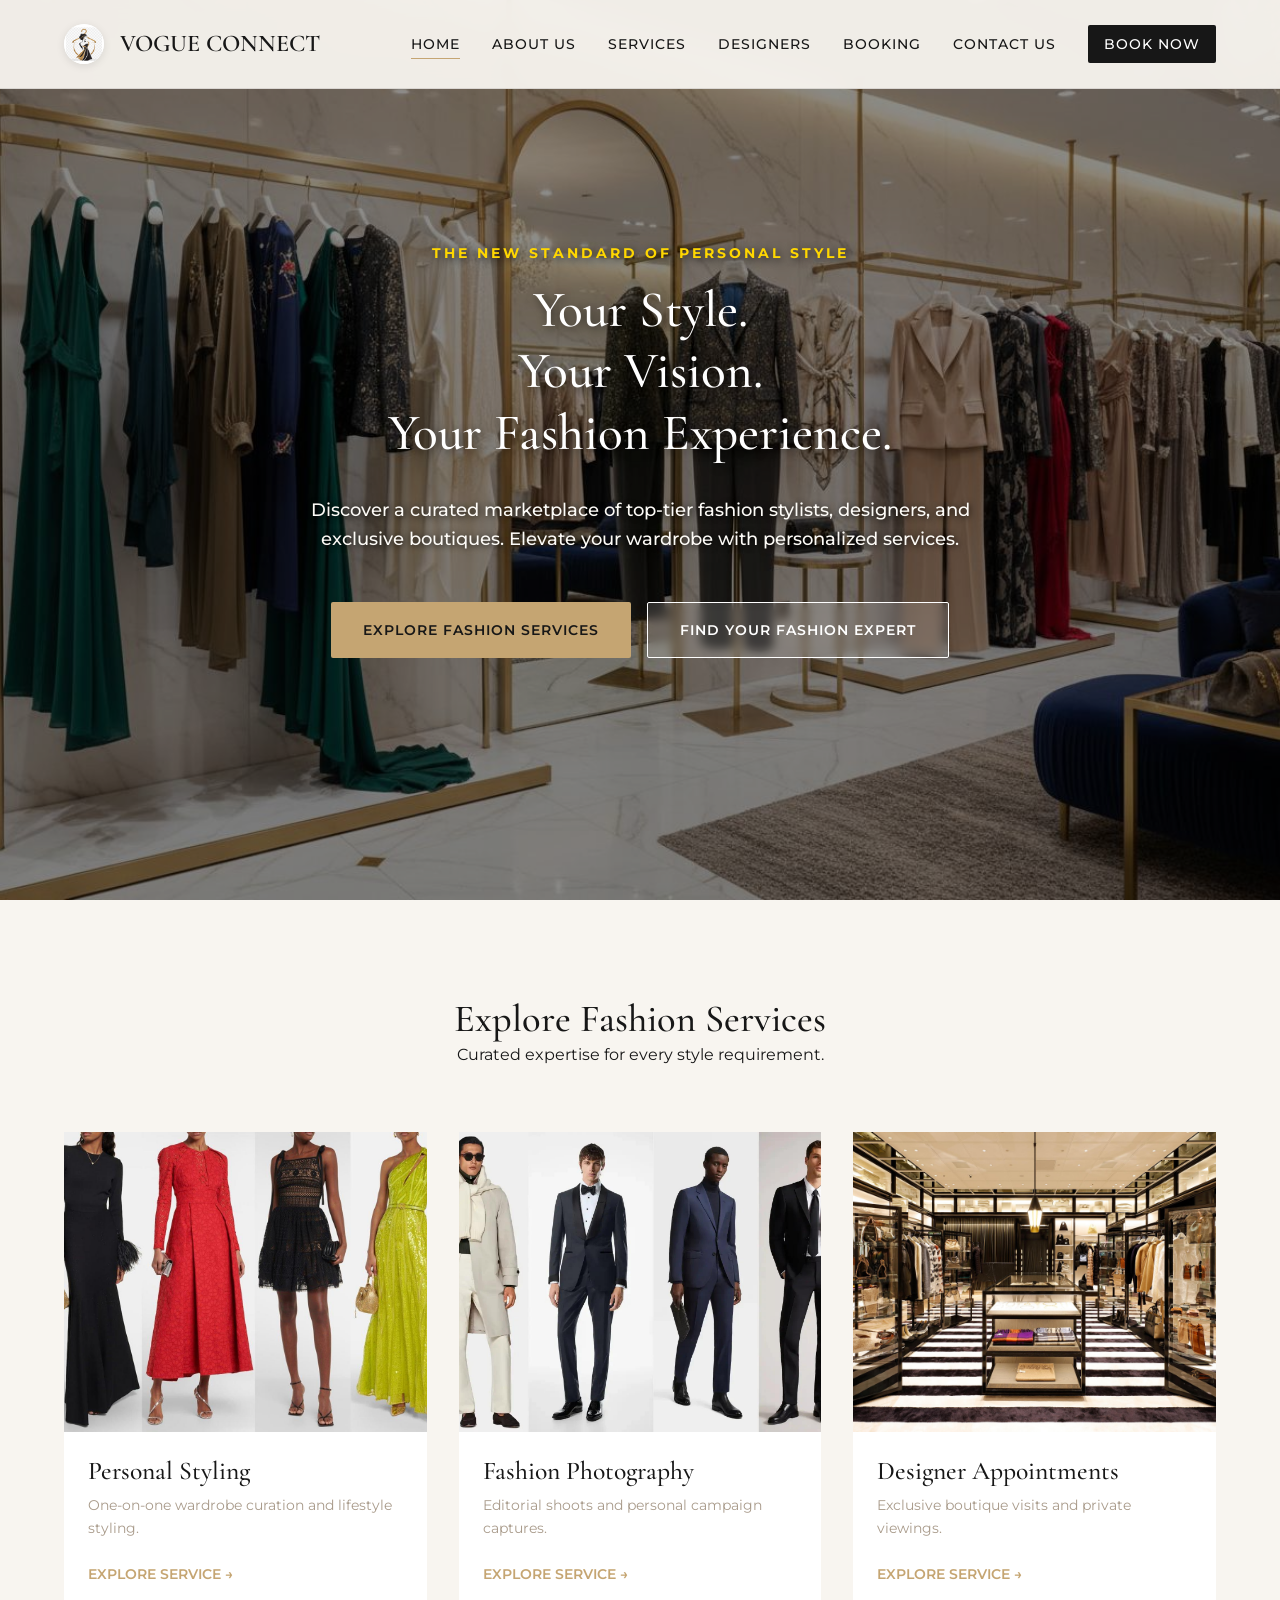
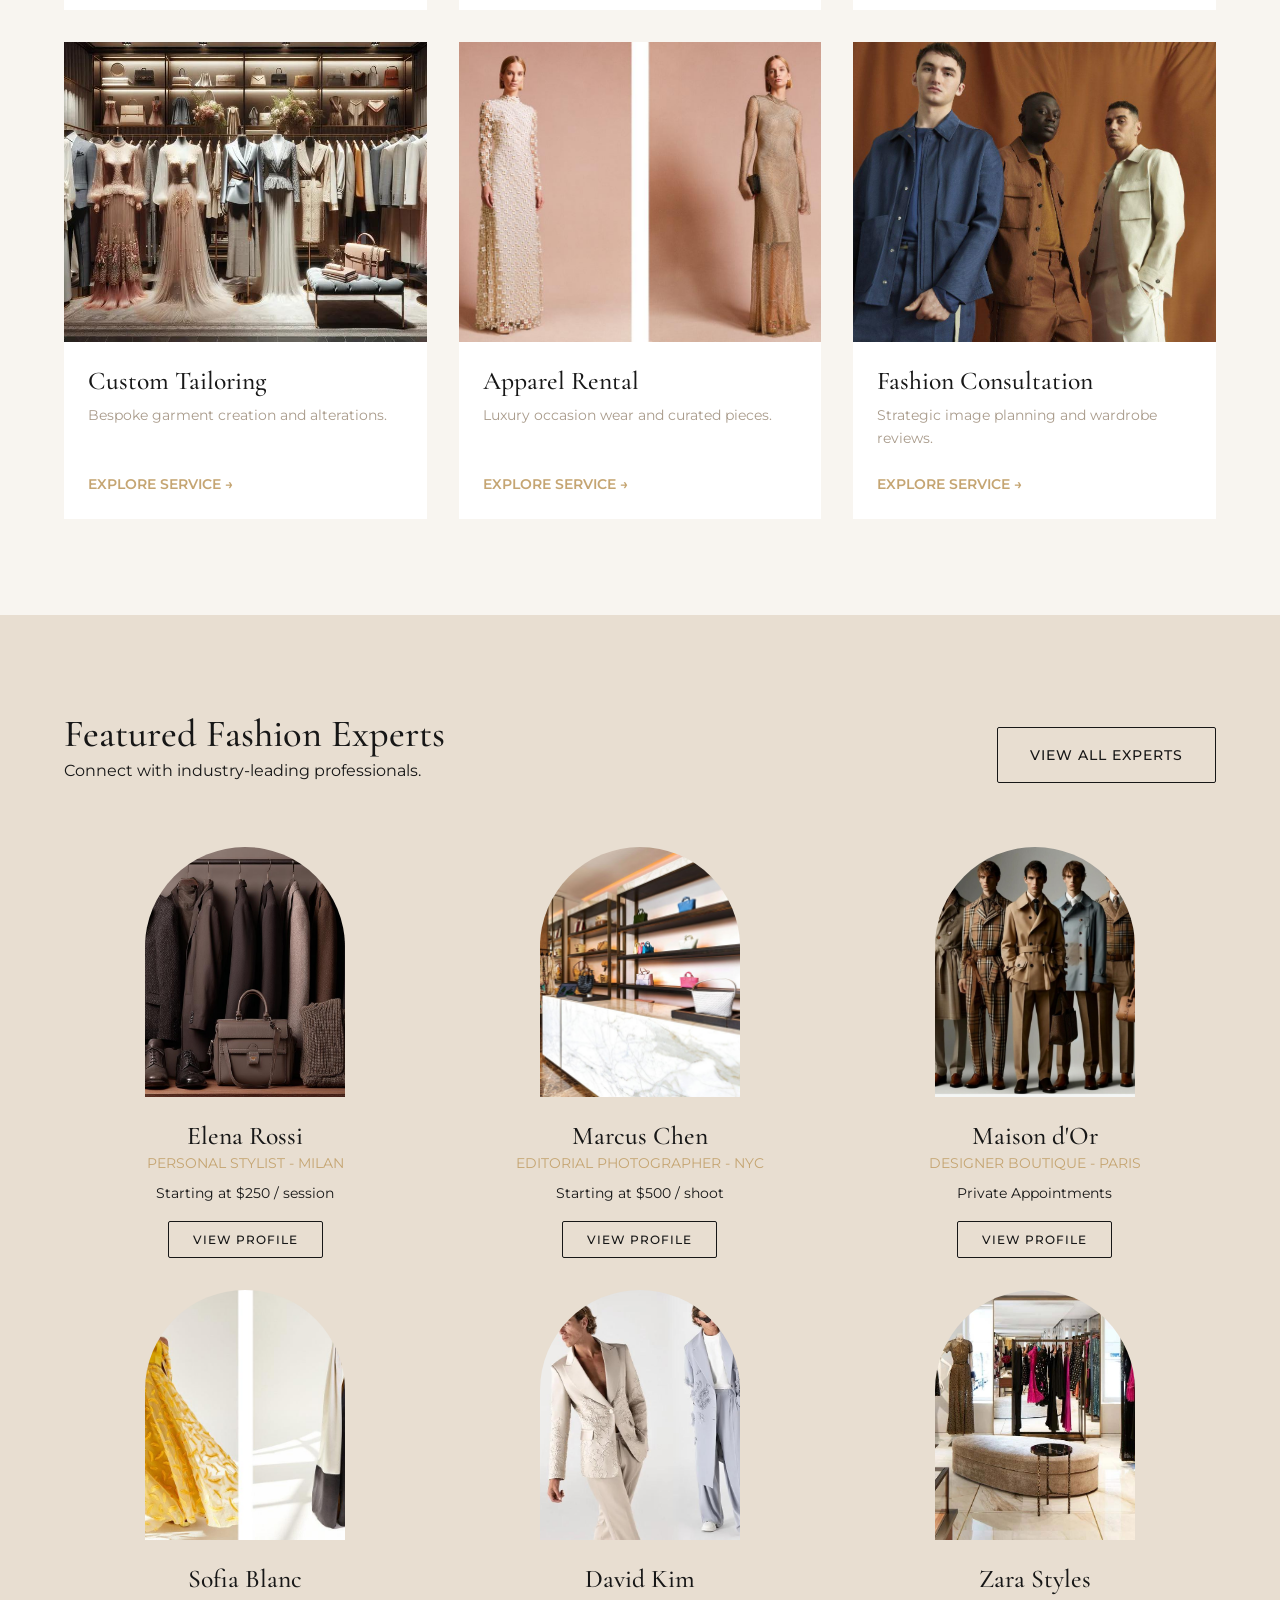
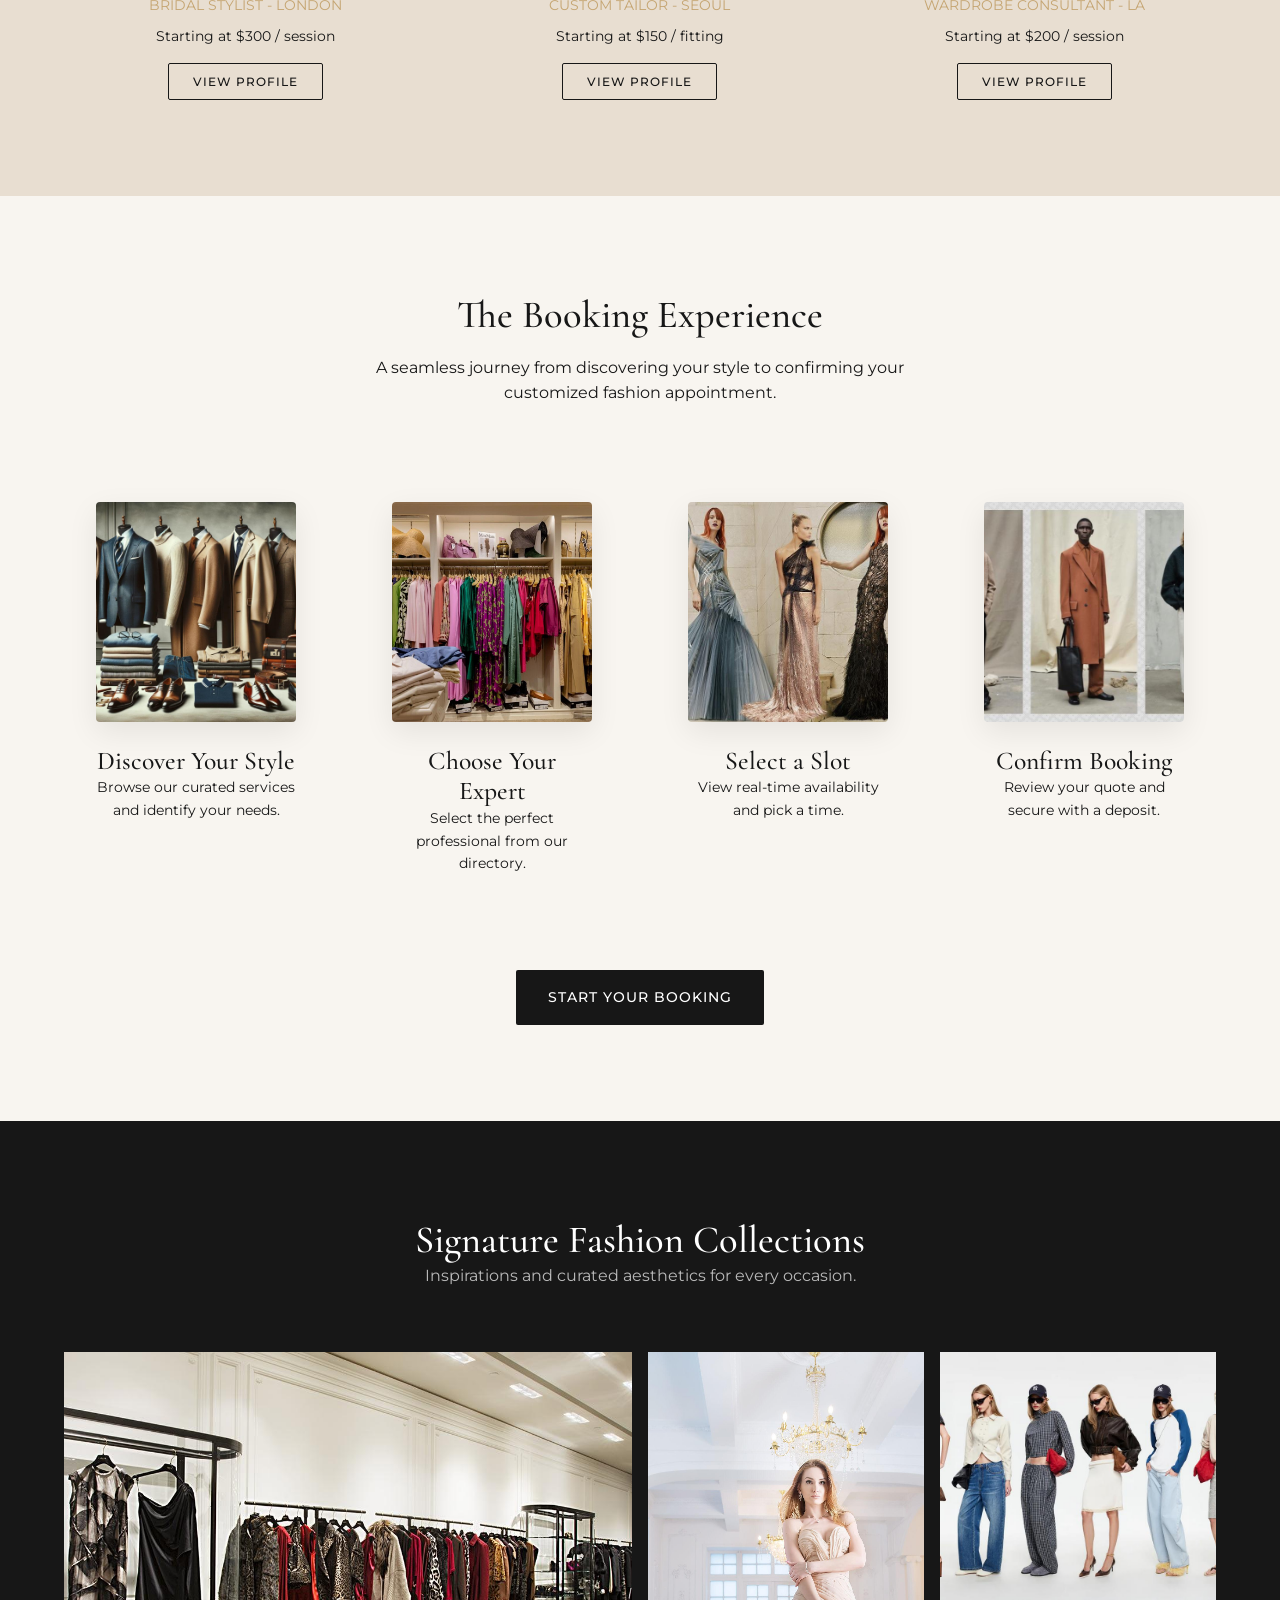
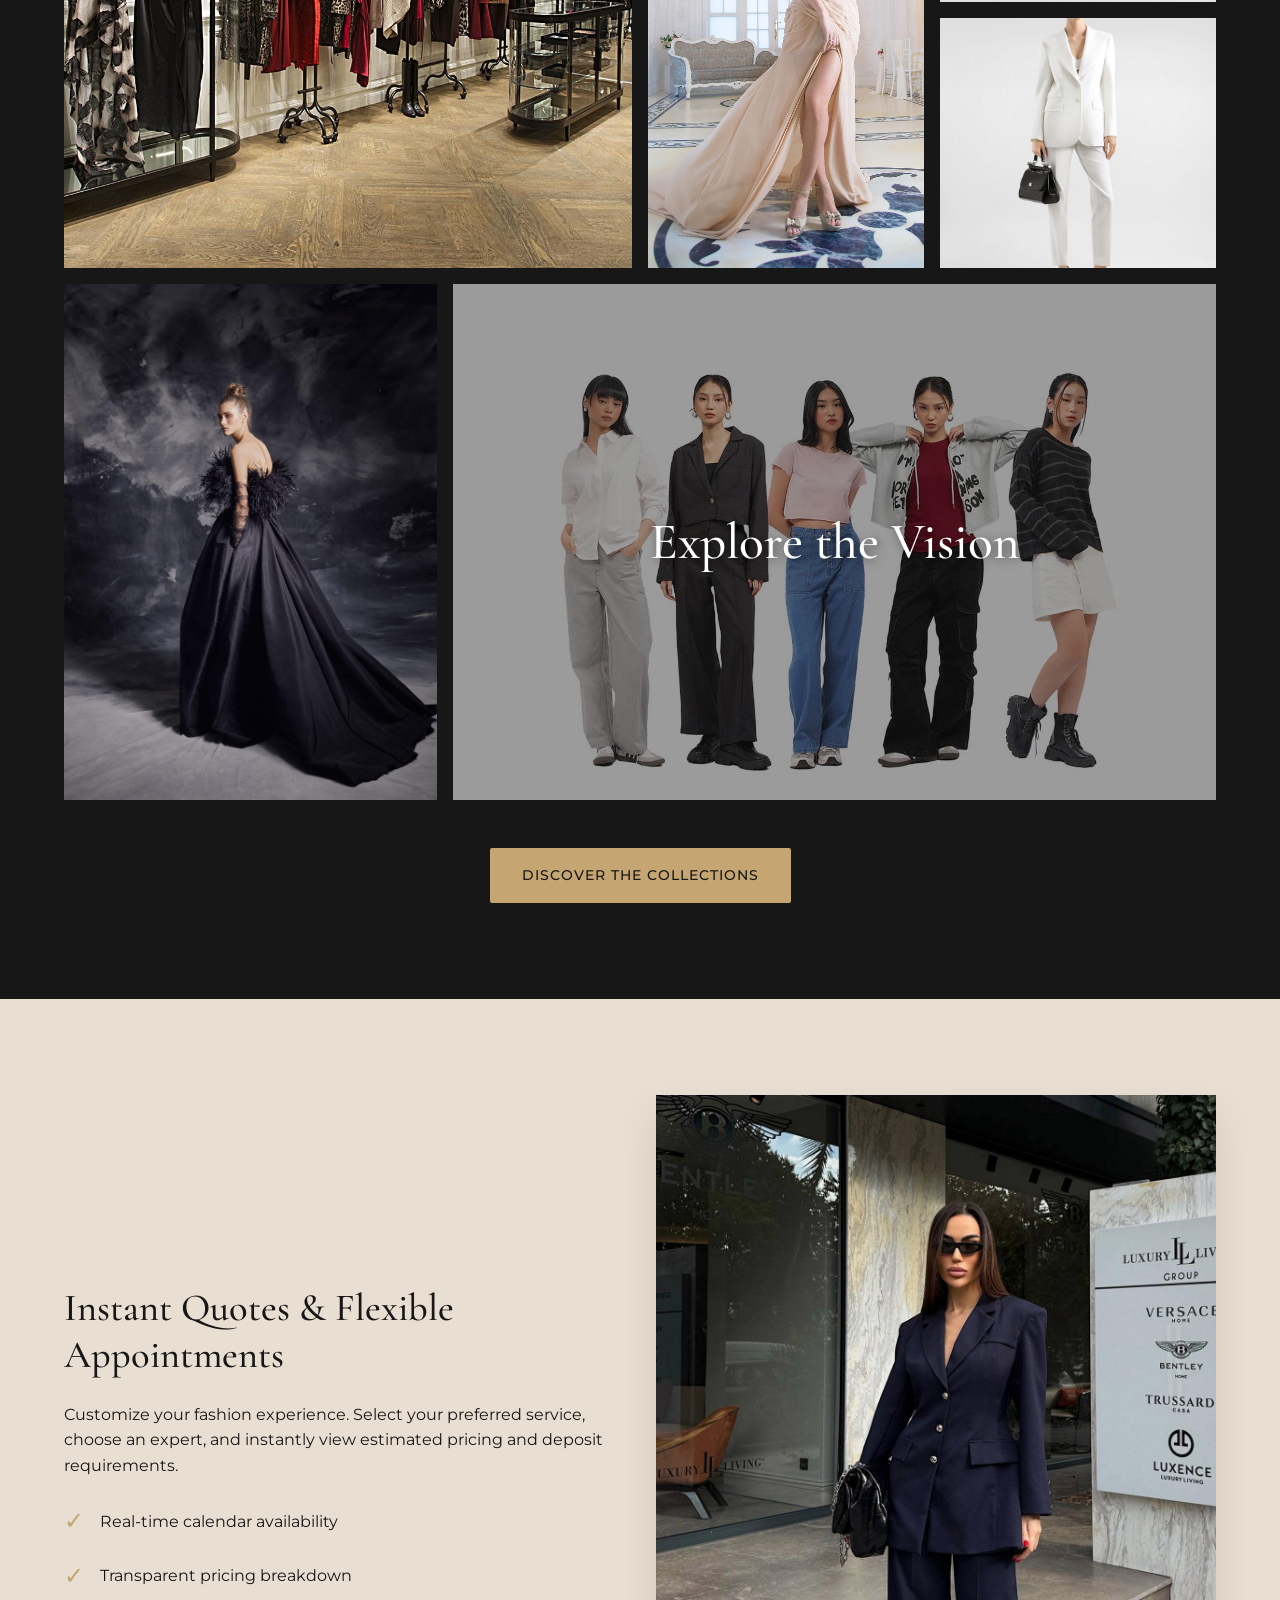
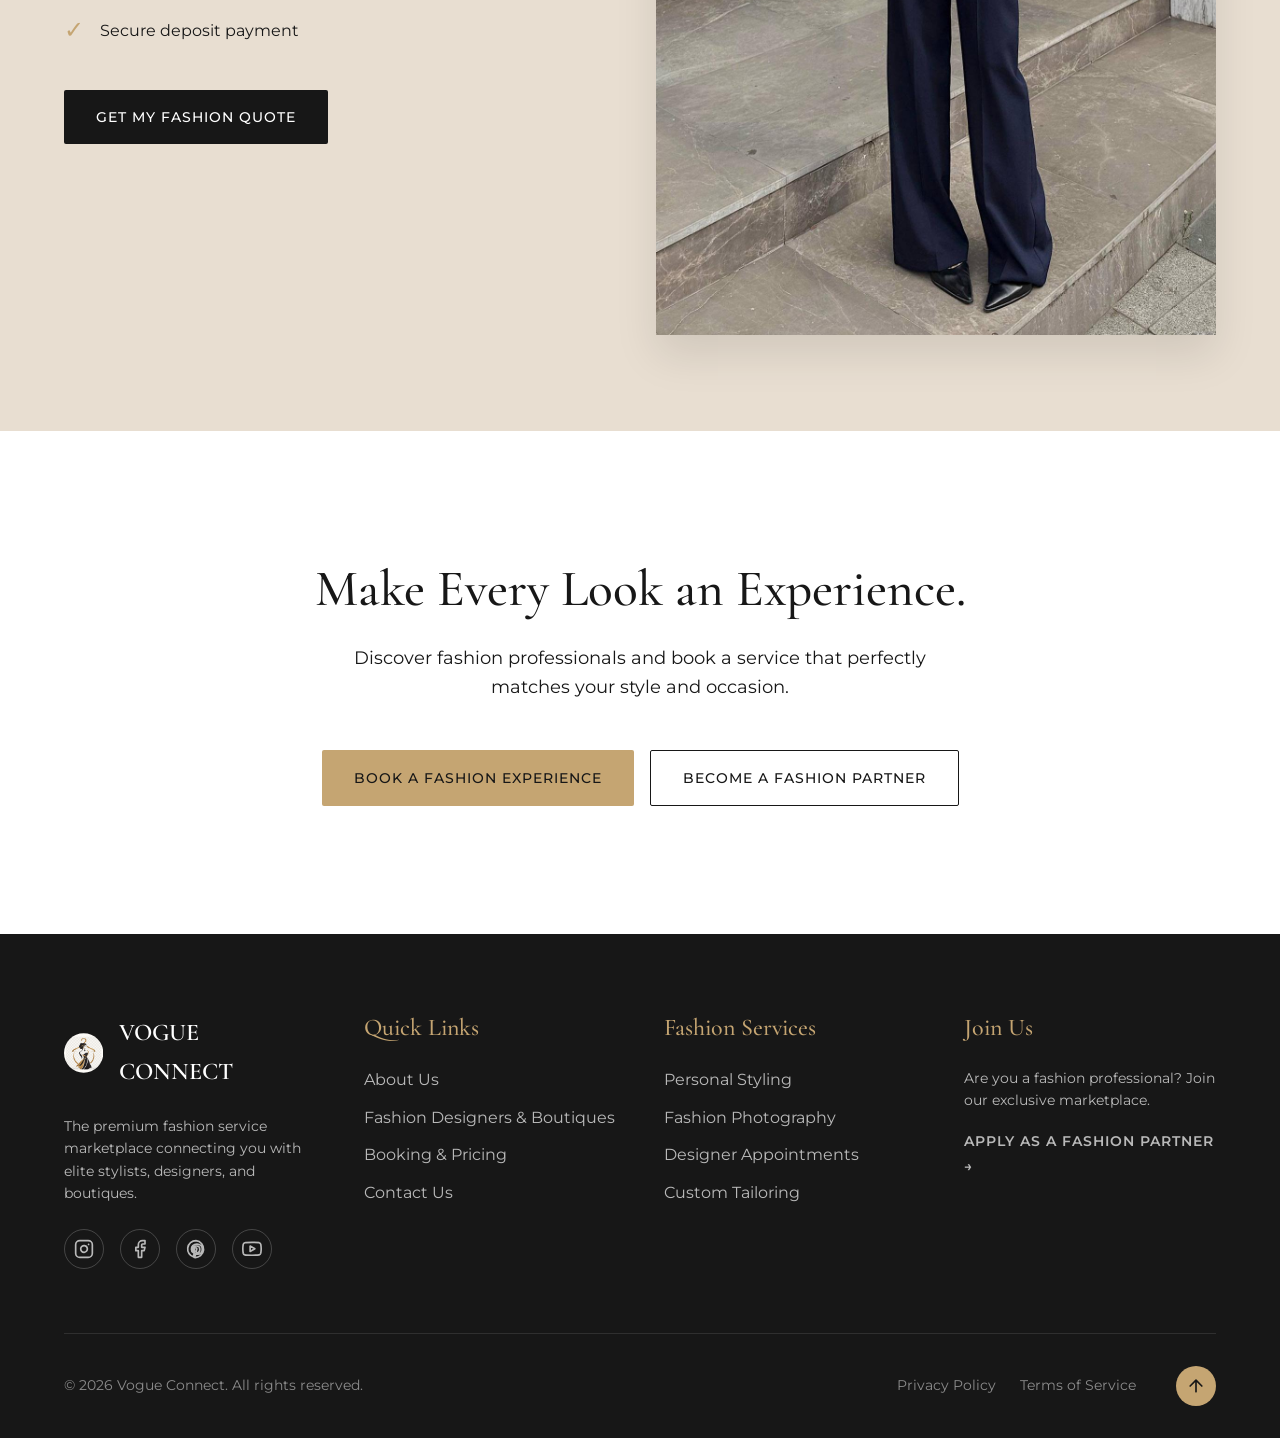
<file: index.html>
<!DOCTYPE html>
<html lang="en">
<head>
  <meta charset="UTF-8">
  <meta name="viewport" content="width=device-width, initial-scale=1.0">
  <title>Fashion Apparel Marketplace & Booking Engine | Home</title>
  <meta name="description" content="Premium fashion marketplace connecting you with top stylists, designers, and boutiques.">
  <link rel="stylesheet" href="assets/css/style.css">
  <link rel="icon" type="image/svg+xml" href="images/favicon.svg">
</head>
<body>

  <!-- Navbar -->
  <nav class="navbar">
    <a href="index.html" class="nav-brand">
      <svg viewBox="0 0 100 100" width="40" height="40" xmlns="http://www.w3.org/2000/svg" style="border-radius: 50%; box-shadow: 0 2px 8px rgba(0,0,0,0.1); background-color: #ffffff;">
        <circle cx="50" cy="50" r="50" fill="#ffffff" />
        <image href="images/logo.png" x="5" y="5" width="90" height="90" style="mix-blend-mode: multiply;" />
      </svg>
      <span>VOGUE CONNECT</span>
    </a>
    <div class="nav-links">
      <a href="index.html" class="active">Home</a>
      <a href="about.html">About Us</a>
      <a href="services.html">Services</a>
      <a href="fashion-designers.html">Designers</a>
      <a href="booking.html">Booking</a>
      <a href="contact.html">Contact Us</a>
      <a href="#" data-modal="quickBookModal" class="btn btn-primary" style="padding: 0.5rem 1rem;">Book Now</a>
    </div>
    <div class="hamburger">
      <span></span>
      <span></span>
      <span></span>
    </div>
  </nav>

  <!-- Section 1: Luxury Fashion Hero -->
  <section style="position: relative; min-height: 100vh; display: flex; align-items: center; justify-content: center; overflow: hidden; text-align: center;">
    <div class="bg-anim-zoom" style="position: absolute; top:0; left:0; width:100%; height:100%; background: url('images/image-1.png') center/cover no-repeat; z-index: 0;"></div>
    <div style="position: absolute; top:0; left:0; width:100%; height:100%; background: rgba(0, 0, 0, 0.45); z-index: 1;"></div>
    <div class="container fade-in" style="position: relative; z-index: 2; padding: 0 5%; width: 100%; display: flex; flex-direction: column; align-items: center;">
      <span style="color: #FFD700; font-weight: 700; letter-spacing: 3px; margin-bottom: 1rem; display: inline-block; text-shadow: 2px 2px 8px rgba(0,0,0,0.8); font-size: 0.875rem; text-transform: uppercase;">THE NEW STANDARD OF PERSONAL STYLE</span>
      <h1 class="heading-lg" style="color: #FFFFFF; margin-bottom: 2rem; text-shadow: 2px 2px 10px rgba(0,0,0,0.6);">Your Style.<br>Your Vision.<br>Your Fashion Experience.</h1>
      <p class="text-lg" style="color: #FDFBF7; margin-bottom: 3rem; max-width: 700px; text-shadow: 1px 1px 6px rgba(0,0,0,0.8); font-weight: 500;">Discover a curated marketplace of top-tier fashion stylists, designers, and exclusive boutiques. Elevate your wardrobe with personalized services.</p>
      <div style="display: flex; gap: 1rem; flex-wrap: wrap; justify-content: center;">
        <a href="services.html" class="btn btn-gold" style="font-weight: 600;">Explore Fashion Services</a>
        <a href="fashion-designers.html" class="btn btn-outline-white">Find Your Fashion Expert</a>
      </div>
    </div>
  </section>

  <!-- Section 2: Explore Fashion Services -->
  <section class="section bg-ivory">
    <div class="container fade-in">
      <div class="text-center" style="margin-bottom: 4rem;">
        <h2 class="heading-md">Explore Fashion Services</h2>
        <p class="text-md">Curated expertise for every style requirement.</p>
      </div>
      <div class="grid-3">
        <!-- Service 1 -->
        <div class="service-card">
          <div class="service-img">
            <img src="images/image-2.png" alt="Personal Styling">
          </div>
          <h3 class="heading-sm" style="margin-bottom: 0.5rem;">Personal Styling</h3>
          <p class="text-sm" style="margin-bottom: 1.5rem; color: var(--muted-taupe);">One-on-one wardrobe curation and lifestyle styling.</p>
          <a href="services.html" class="text-sm text-gold" style="text-transform: uppercase; font-weight: 600;">Explore Service &rarr;</a>
        </div>
        <!-- Service 2 -->
        <div class="service-card">
          <div class="service-img">
            <img src="images/image-3.png" alt="Fashion Photography">
          </div>
          <h3 class="heading-sm" style="margin-bottom: 0.5rem;">Fashion Photography</h3>
          <p class="text-sm" style="margin-bottom: 1.5rem; color: var(--muted-taupe);">Editorial shoots and personal campaign captures.</p>
          <a href="services.html" class="text-sm text-gold" style="text-transform: uppercase; font-weight: 600;">Explore Service &rarr;</a>
        </div>
        <!-- Service 3 -->
        <div class="service-card">
          <div class="service-img">
            <img src="images/image-4.png" alt="Designer Appointments">
          </div>
          <h3 class="heading-sm" style="margin-bottom: 0.5rem;">Designer Appointments</h3>
          <p class="text-sm" style="margin-bottom: 1.5rem; color: var(--muted-taupe);">Exclusive boutique visits and private viewings.</p>
          <a href="services.html" class="text-sm text-gold" style="text-transform: uppercase; font-weight: 600;">Explore Service &rarr;</a>
        </div>
        <!-- Service 4 -->
        <div class="service-card">
          <div class="service-img">
            <img src="images/image-5.png" alt="Custom Tailoring">
          </div>
          <h3 class="heading-sm" style="margin-bottom: 0.5rem;">Custom Tailoring</h3>
          <p class="text-sm" style="margin-bottom: 1.5rem; color: var(--muted-taupe);">Bespoke garment creation and alterations.</p>
          <a href="services.html" class="text-sm text-gold" style="text-transform: uppercase; font-weight: 600;">Explore Service &rarr;</a>
        </div>
        <!-- Service 5 -->
        <div class="service-card">
          <div class="service-img">
            <img src="images/image-6.png" alt="Apparel Rental">
          </div>
          <h3 class="heading-sm" style="margin-bottom: 0.5rem;">Apparel Rental</h3>
          <p class="text-sm" style="margin-bottom: 1.5rem; color: var(--muted-taupe);">Luxury occasion wear and curated pieces.</p>
          <a href="services.html" class="text-sm text-gold" style="text-transform: uppercase; font-weight: 600;">Explore Service &rarr;</a>
        </div>
        <!-- Service 6 -->
        <div class="service-card">
          <div class="service-img">
            <img src="images/image-7.png" alt="Fashion Consultation">
          </div>
          <h3 class="heading-sm" style="margin-bottom: 0.5rem;">Fashion Consultation</h3>
          <p class="text-sm" style="margin-bottom: 1.5rem; color: var(--muted-taupe);">Strategic image planning and wardrobe reviews.</p>
          <a href="services.html" class="text-sm text-gold" style="text-transform: uppercase; font-weight: 600;">Explore Service &rarr;</a>
        </div>
      </div>
    </div>
  </section>

  <!-- Section 3: Featured Fashion Experts -->
  <section class="section bg-beige">
    <div class="container fade-in">
      <div class="section-header-flex" style="margin-bottom: 4rem;">
        <div>
          <h2 class="heading-md">Featured Fashion Experts</h2>
          <p class="text-md">Connect with industry-leading professionals.</p>
        </div>
        <a href="fashion-designers.html" class="btn btn-secondary">View All Experts</a>
      </div>
      <div class="grid-3">
        <!-- Expert 1 -->
        <div class="expert-card">
          <div class="expert-img">
            <img src="images/image-8.png" alt="Expert 1">
          </div>
          <h4 class="heading-sm">Elena Rossi</h4>
          <p class="text-sm text-gold" style="text-transform: uppercase; margin-bottom: 0.5rem;">Personal Stylist - Milan</p>
          <p class="text-sm" style="margin-bottom: 1rem;">Starting at $250 / session</p>
          <a href="fashion-designers.html" class="btn btn-secondary" style="padding: 0.5rem 1.5rem; font-size: 0.75rem;">View Profile</a>
        </div>
        <!-- Expert 2 -->
        <div class="expert-card">
          <div class="expert-img">
            <img src="images/image-9.png" alt="Expert 2">
          </div>
          <h4 class="heading-sm">Marcus Chen</h4>
          <p class="text-sm text-gold" style="text-transform: uppercase; margin-bottom: 0.5rem;">Editorial Photographer - NYC</p>
          <p class="text-sm" style="margin-bottom: 1rem;">Starting at $500 / shoot</p>
          <a href="fashion-designers.html" class="btn btn-secondary" style="padding: 0.5rem 1.5rem; font-size: 0.75rem;">View Profile</a>
        </div>
        <!-- Expert 3 -->
        <div class="expert-card">
          <div class="expert-img">
            <img src="images/image-10.png" alt="Expert 3">
          </div>
          <h4 class="heading-sm">Maison d'Or</h4>
          <p class="text-sm text-gold" style="text-transform: uppercase; margin-bottom: 0.5rem;">Designer Boutique - Paris</p>
          <p class="text-sm" style="margin-bottom: 1rem;">Private Appointments</p>
          <a href="fashion-designers.html" class="btn btn-secondary" style="padding: 0.5rem 1.5rem; font-size: 0.75rem;">View Profile</a>
        </div>
        <!-- Expert 4 -->
        <div class="expert-card">
          <div class="expert-img">
            <img src="images/image-11.png" alt="Expert 4">
          </div>
          <h4 class="heading-sm">Sofia Blanc</h4>
          <p class="text-sm text-gold" style="text-transform: uppercase; margin-bottom: 0.5rem;">Bridal Stylist - London</p>
          <p class="text-sm" style="margin-bottom: 1rem;">Starting at $300 / session</p>
          <a href="fashion-designers.html" class="btn btn-secondary" style="padding: 0.5rem 1.5rem; font-size: 0.75rem;">View Profile</a>
        </div>
        <!-- Expert 5 -->
        <div class="expert-card">
          <div class="expert-img">
            <img src="images/image-12.png" alt="Expert 5">
          </div>
          <h4 class="heading-sm">David Kim</h4>
          <p class="text-sm text-gold" style="text-transform: uppercase; margin-bottom: 0.5rem;">Custom Tailor - Seoul</p>
          <p class="text-sm" style="margin-bottom: 1rem;">Starting at $150 / fitting</p>
          <a href="fashion-designers.html" class="btn btn-secondary" style="padding: 0.5rem 1.5rem; font-size: 0.75rem;">View Profile</a>
        </div>
        <!-- Expert 6 -->
        <div class="expert-card">
          <div class="expert-img">
            <img src="images/image-13.png" alt="Expert 6">
          </div>
          <h4 class="heading-sm">Zara Styles</h4>
          <p class="text-sm text-gold" style="text-transform: uppercase; margin-bottom: 0.5rem;">Wardrobe Consultant - LA</p>
          <p class="text-sm" style="margin-bottom: 1rem;">Starting at $200 / session</p>
          <a href="fashion-designers.html" class="btn btn-secondary" style="padding: 0.5rem 1.5rem; font-size: 0.75rem;">View Profile</a>
        </div>
      </div>
    </div>
  </section>

  <!-- Section 4: The Booking Experience -->
  <section class="section bg-ivory">
    <div class="container fade-in text-center">
      <h2 class="heading-md" style="margin-bottom: 1rem;">The Booking Experience</h2>
      <p class="text-md" style="margin-bottom: 4rem; max-width: 600px; margin-inline: auto;">A seamless journey from discovering your style to confirming your customized fashion appointment.</p>
      
      <div class="grid-4" style="text-align: left; margin-bottom: 4rem;">
        <div class="step-card">
          <div class="step-number">01</div>
          <div style="height: 220px; overflow: hidden; margin-bottom: 1.5rem; position: relative; z-index: 2; border-radius: 4px; box-shadow: 0 10px 30px rgba(0,0,0,0.08);">
            <img src="images/image-14.png" alt="Discover Your Style" style="width: 100%; height: 100%; object-fit: cover;">
          </div>
          <h4 class="heading-sm">Discover Your Style</h4>
          <p class="text-sm">Browse our curated services and identify your needs.</p>
        </div>
        <div class="step-card">
          <div class="step-number">02</div>
          <div style="height: 220px; overflow: hidden; margin-bottom: 1.5rem; position: relative; z-index: 2; border-radius: 4px; box-shadow: 0 10px 30px rgba(0,0,0,0.08);">
            <img src="images/image-15.png" alt="Choose Your Expert" style="width: 100%; height: 100%; object-fit: cover;">
          </div>
          <h4 class="heading-sm">Choose Your Expert</h4>
          <p class="text-sm">Select the perfect professional from our directory.</p>
        </div>
        <div class="step-card">
          <div class="step-number">03</div>
          <div style="height: 220px; overflow: hidden; margin-bottom: 1.5rem; position: relative; z-index: 2; border-radius: 4px; box-shadow: 0 10px 30px rgba(0,0,0,0.08);">
            <img src="images/image-16.png" alt="Select a Slot" style="width: 100%; height: 100%; object-fit: cover;">
          </div>
          <h4 class="heading-sm">Select a Slot</h4>
          <p class="text-sm">View real-time availability and pick a time.</p>
        </div>
        <div class="step-card">
          <div class="step-number">04</div>
          <div style="height: 220px; overflow: hidden; margin-bottom: 1.5rem; position: relative; z-index: 2; border-radius: 4px; box-shadow: 0 10px 30px rgba(0,0,0,0.08);">
            <img src="images/image-17.png" alt="Confirm Booking" style="width: 100%; height: 100%; object-fit: cover;">
          </div>
          <h4 class="heading-sm">Confirm Booking</h4>
          <p class="text-sm">Review your quote and secure with a deposit.</p>
        </div>
      </div>
      <a href="booking.html" class="btn btn-primary">Start Your Booking</a>
    </div>
  </section>

  <!-- Section 5: Signature Fashion Collections (Lookbook) -->
  <section class="section bg-black text-white">
    <div class="container fade-in">
      <div class="text-center" style="margin-bottom: 4rem;">
        <h2 class="heading-md" style="color: var(--white);">Signature Fashion Collections</h2>
        <p class="text-md" style="color: rgba(255,255,255,0.7);">Inspirations and curated aesthetics for every occasion.</p>
      </div>
      
      <div class="lookbook-grid" style="margin-bottom: 3rem;">
        <div class="lookbook-item img-hover-zoom">
          <img src="images/image-18.png" alt="Contemporary Minimalism">
        </div>
        <div class="lookbook-item img-hover-zoom">
          <img src="images/image-19.png" alt="Luxury Occasion Wear">
        </div>
        <div class="lookbook-item img-hover-zoom">
          <img src="images/image-20.png" alt="Modern Streetwear">
        </div>
        <div class="lookbook-item img-hover-zoom">
          <img src="images/image-21.png" alt="Bridal & Celebration">
        </div>
        <div class="lookbook-item img-hover-zoom">
          <img src="images/image-22.png" alt="Seasonal Wardrobe">
        </div>
        <div class="lookbook-item img-hover-zoom" style="position: relative; display: flex; align-items: center; justify-content: center;">
          <img src="images/image-23.png" alt="Editorial Fashion" style="position: absolute; top:0; left:0; width:100%; height:100%; object-fit: cover; opacity: 0.6;">
          <h3 class="heading-lg" style="position: relative; z-index: 2; text-shadow: 2px 2px 10px rgba(0,0,0,0.5);">Explore the Vision</h3>
        </div>
      </div>
      <div class="text-center">
        <a href="services.html" class="btn btn-gold">Discover the Collections</a>
      </div>
    </div>
  </section>

  <!-- Section 6: Instant Quotes & Flexible Appointments -->
  <section class="section bg-beige">
    <div class="container fade-in">
      <div class="grid-2" style="align-items: center;">
        <div>
          <h2 class="heading-md" style="margin-bottom: 1.5rem;">Instant Quotes & Flexible Appointments</h2>
          <p class="text-md" style="margin-bottom: 1.5rem;">Customize your fashion experience. Select your preferred service, choose an expert, and instantly view estimated pricing and deposit requirements.</p>
          <ul style="margin-bottom: 2.5rem; display: flex; flex-direction: column; gap: 1rem;">
            <li style="display: flex; gap: 1rem; align-items: center;"><span style="color: var(--champagne-gold); font-size: 1.5rem;">&#10003;</span> Real-time calendar availability</li>
            <li style="display: flex; gap: 1rem; align-items: center;"><span style="color: var(--champagne-gold); font-size: 1.5rem;">&#10003;</span> Transparent pricing breakdown</li>
            <li style="display: flex; gap: 1rem; align-items: center;"><span style="color: var(--champagne-gold); font-size: 1.5rem;">&#10003;</span> Secure deposit payment</li>
          </ul>
          <a href="#" data-modal="quoteModal" class="btn btn-primary">Get My Fashion Quote</a>
        </div>
        <div class="img-hover-zoom" style="box-shadow: 0 20px 40px rgba(0,0,0,0.1);">
          <img src="images/image-24.png" alt="Pricing Calculator Preview">
        </div>
      </div>
    </div>
  </section>

  <!-- Section 7: Final Fashion Call to Action -->
  <section class="section text-center" style="padding: 8rem 5%; background-color: var(--white); position: relative;">
    <div class="container fade-in" style="position: relative; z-index: 2;">
      <h2 class="heading-lg" style="margin-bottom: 1.5rem; color: var(--rich-black);">Make Every Look an Experience.</h2>
      <p class="text-lg" style="margin-bottom: 3rem; max-width: 600px; margin-inline: auto; color: var(--rich-black);">Discover fashion professionals and book a service that perfectly matches your style and occasion.</p>
      <div style="display: flex; gap: 1rem; justify-content: center; flex-wrap: wrap;">
        <a href="booking.html" class="btn btn-gold">Book a Fashion Experience</a>
        <a href="#" data-modal="partnerModal" class="btn btn-secondary" style="border-color: var(--rich-black); color: var(--rich-black);">Become a Fashion Partner</a>
      </div>
    </div>
  </section>

  <!-- Footer -->
  <footer class="footer">
    <div class="container">
      <div class="footer-grid">
        <div class="footer-col">
          <a href="index.html" class="nav-brand" style="color: var(--white); margin-bottom: 1.5rem;">
            <svg viewBox="0 0 100 100" width="40" height="40" xmlns="http://www.w3.org/2000/svg">
              <circle cx="50" cy="50" r="50" fill="#fdfbf7" />
              <image href="images/logo.png" x="5" y="5" width="90" height="90" style="mix-blend-mode: multiply;" />
            </svg>
            <span>VOGUE CONNECT</span>
          </a>
          <p class="text-sm" style="color: rgba(255,255,255,0.7); margin-bottom: 1.5rem;">The premium fashion service marketplace connecting you with elite stylists, designers, and boutiques.</p>
          <div class="social-links">
            <a href="#" aria-label="Instagram"><svg viewBox="0 0 24 24" width="20" height="20" fill="none" stroke="currentColor" stroke-width="2" stroke-linecap="round" stroke-linejoin="round"><rect x="2" y="2" width="20" height="20" rx="5" ry="5"></rect><path d="M16 11.37A4 4 0 1 1 12.63 8 4 4 0 0 1 16 11.37z"></path><line x1="17.5" y1="6.5" x2="17.51" y2="6.5"></line></svg></a>
            <a href="#" aria-label="Facebook"><svg viewBox="0 0 24 24" width="20" height="20" fill="none" stroke="currentColor" stroke-width="2" stroke-linecap="round" stroke-linejoin="round"><path d="M18 2h-3a5 5 0 0 0-5 5v3H7v4h3v8h4v-8h3l1-4h-4V7a1 1 0 0 1 1-1h3z"></path></svg></a>
            <a href="#" aria-label="Pinterest"><svg viewBox="0 0 24 24" width="20" height="20" fill="none" stroke="currentColor" stroke-width="2" stroke-linecap="round" stroke-linejoin="round"><path d="M12 2a10 10 0 0 0-2.8 19.6c-.1-.7-.2-1.7 0-2.4l1.2-5s-.3-.6-.3-1.4c0-1.3.8-2.3 1.7-2.3.8 0 1.2.6 1.2 1.3 0 .8-.5 2-.8 3.1-.2 1 .5 1.8 1.4 1.8 1.7 0 3-1.8 3-4.4 0-2.3-1.6-3.9-4-3.9-2.7 0-4.3 2-4.3 4.1 0 .8.3 1.7.7 2.2.1.1.1.2 0 .4l-.2.9c0 .2-.1.2-.3.1-1.2-.6-2-2.4-2-3.9 0-3.2 2.3-6.1 6.7-6.1 3.5 0 6.3 2.5 6.3 5.9 0 3.5-2.2 6.3-5.3 6.3-1 0-2-.5-2.4-1.2l-.6 2.4c-.2.9-.8 2-1.2 2.7A10 10 0 1 0 12 2z"></path></svg></a>
            <a href="#" aria-label="YouTube"><svg viewBox="0 0 24 24" width="20" height="20" fill="none" stroke="currentColor" stroke-width="2" stroke-linecap="round" stroke-linejoin="round"><path d="M22.54 6.42a2.78 2.78 0 0 0-1.94-2C18.88 4 12 4 12 4s-6.88 0-8.6.46a2.78 2.78 0 0 0-1.94 2A29 29 0 0 0 1 11.75a29 29 0 0 0 .46 5.33A2.78 2.78 0 0 0 3.4 19c1.72.46 8.6.46 8.6.46s6.88 0 8.6-.46a2.78 2.78 0 0 0 1.94-2 29 29 0 0 0 .46-5.25 29 29 0 0 0-.46-5.33z"></path><polygon points="9.75 15.02 15.5 11.75 9.75 8.48 9.75 15.02"></polygon></svg></a>
          </div>
        </div>
        <div class="footer-col">
          <h4>Quick Links</h4>
          <ul>
            <li><a href="about.html">About Us</a></li>
            <li><a href="fashion-designers.html">Fashion Designers & Boutiques</a></li>
            <li><a href="booking.html">Booking & Pricing</a></li>
            <li><a href="contact.html">Contact Us</a></li>
          </ul>
        </div>
        <div class="footer-col">
          <h4>Fashion Services</h4>
          <ul>
            <li><a href="services.html">Personal Styling</a></li>
            <li><a href="services.html">Fashion Photography</a></li>
            <li><a href="services.html">Designer Appointments</a></li>
            <li><a href="services.html">Custom Tailoring</a></li>
          </ul>
        </div>
        <div class="footer-col">
          <h4>Join Us</h4>
          <p class="text-sm" style="color: rgba(255,255,255,0.7); margin-bottom: 1rem;">Are you a fashion professional? Join our exclusive marketplace.</p>
          <a href="#" data-modal="partnerModal" class="text-gold text-sm" style="text-transform: uppercase; font-weight: 600; letter-spacing: 1px;">Apply as a Fashion Partner &rarr;</a>
        </div>
      </div>
      <div class="footer-bottom">
        <p>&copy; 2026 Vogue Connect. All rights reserved.</p>
        <div style="display: flex; gap: 1.5rem; align-items: center;">
          <a href="#">Privacy Policy</a>
          <a href="#">Terms of Service</a>
          <a href="#" class="scroll-top" onclick="window.scrollTo({top: 0, behavior: 'smooth'}); return false;" aria-label="Back to Top">
            <svg viewBox="0 0 24 24" width="20" height="20" fill="none" stroke="currentColor" stroke-width="2" stroke-linecap="round" stroke-linejoin="round"><path d="M12 19V5M5 12l7-7 7 7"/></svg>
          </a>
        </div>
      </div>
    </div>
  </footer>

  <!-- Modals -->
  <!-- Quick Quote Modal -->
  <div class="modal-overlay" id="quoteModal">
    <div class="modal-content">
      <button class="modal-close">&times;</button>
      <h3 class="heading-sm" style="margin-bottom: 0.5rem;">Quick Quote Calculator</h3>
      <p class="text-sm" style="margin-bottom: 2rem;">Estimate the cost of your fashion service.</p>
      
      <div class="form-group">
        <label class="form-label">Select Service</label>
        <select class="form-control" id="calc-service">
          <option value="" data-price="0">Choose a service</option>
          <option value="styling" data-price="250">Personal Styling ($250)</option>
          <option value="photo" data-price="500">Fashion Photography ($500)</option>
          <option value="tailor" data-price="150">Custom Tailoring ($150)</option>
        </select>
      </div>
      <div class="form-group">
        <label class="form-label">Add-ons (Optional)</label>
        <select class="form-control" id="calc-addon">
          <option value="" data-price="0">None</option>
          <option value="rush" data-price="50">Rush Booking ($50)</option>
          <option value="wardrobe" data-price="100">Wardrobe Review ($100)</option>
        </select>
      </div>
      
      <div class="price-calc" style="margin-top: 2rem; padding: 1.5rem;">
        <div class="price-row">
          <span>Estimated Total:</span>
          <span class="price-total" id="calc-total">$0</span>
        </div>
        <div class="price-row" style="border:none; padding:0; margin:0;">
          <span>Required Deposit (30%):</span>
          <span style="font-weight: 600;" id="calc-deposit">$0.00</span>
        </div>
      </div>
      
      <div style="margin-top: 2rem; text-align: center;">
        <a href="booking.html" class="btn btn-primary">Proceed to Booking</a>
      </div>
    </div>
  </div>

  <!-- Partner Enquiry Modal -->
  <div class="modal-overlay" id="partnerModal">
    <div class="modal-content">
      <button class="modal-close">&times;</button>
      <h3 class="heading-sm" style="margin-bottom: 0.5rem;">Become a Fashion Partner</h3>
      <p class="text-sm" style="margin-bottom: 2rem;">Join our marketplace as a verified professional.</p>
      
      <form>
        <div class="form-group">
          <label class="form-label">Full Name</label>
          <input type="text" class="form-control" required>
        </div>
        <div class="form-group">
          <label class="form-label">Email Address</label>
          <input type="email" class="form-control" required>
        </div>
        <div class="form-group">
          <label class="form-label">Business Name</label>
          <input type="text" class="form-control" required>
        </div>
        <div class="form-group">
          <label class="form-label">Specialty</label>
          <select class="form-control" required>
            <option value="">Select Specialty</option>
            <option value="stylist">Stylist</option>
            <option value="designer">Designer</option>
            <option value="photographer">Photographer</option>
            <option value="boutique">Boutique</option>
          </select>
        </div>
        <div class="form-group">
          <label class="form-label">Introduction / Portfolio Link</label>
          <textarea class="form-control" required></textarea>
        </div>
        <button type="submit" class="btn btn-primary" style="width: 100%;">Submit Application</button>
        <div class="form-feedback"></div>
      </form>
    </div>
  </div>

  <script src="assets/js/main.js"></script>
      <!-- Quick Booking Modal -->
  <div class="modal-overlay" id="quickBookModal">
    <div class="modal-content text-center">
      <button class="modal-close">&times;</button>
      <h3 class="heading-sm" style="margin-bottom: 0.5rem;">Book an Appointment</h3>
      <p class="text-sm" style="margin-bottom: 2rem;">Schedule your personalized fashion experience.</p>
      
      <form style="text-align: left;">
        <div class="form-group">
          <label class="form-label">Service Type</label>
          <select class="form-control" required>
            <option value="">Select a service</option>
            <option value="styling">Personal Styling</option>
            <option value="tailoring">Custom Tailoring</option>
            <option value="photography">Fashion Photography</option>
            <option value="consultation">Designer Consultation</option>
          </select>
        </div>
        <div class="grid-2" style="gap: 1rem;">
          <div class="form-group">
            <label class="form-label">Preferred Date</label>
            <input type="date" class="form-control" required>
          </div>
          <div class="form-group">
            <label class="form-label">Preferred Time</label>
            <select class="form-control" required>
              <option value="">Select a time</option>
              <option value="morning">Morning (9AM - 12PM)</option>
              <option value="afternoon">Afternoon (1PM - 4PM)</option>
              <option value="evening">Evening (5PM - 8PM)</option>
            </select>
          </div>
        </div>
        <div class="form-group">
          <label class="form-label">Your Name</label>
          <input type="text" class="form-control" placeholder="Jane Doe" required>
        </div>
        <div class="form-group" style="margin-bottom: 2rem;">
          <label class="form-label">Email Address</label>
          <input type="email" class="form-control" placeholder="jane@example.com" required>
        </div>
        <button type="submit" class="btn btn-primary" style="width: 100%;">Confirm Booking</button>
        <div class="form-feedback"></div>
      </form>
    </div>
  </div>
</body>
</html>
</file>
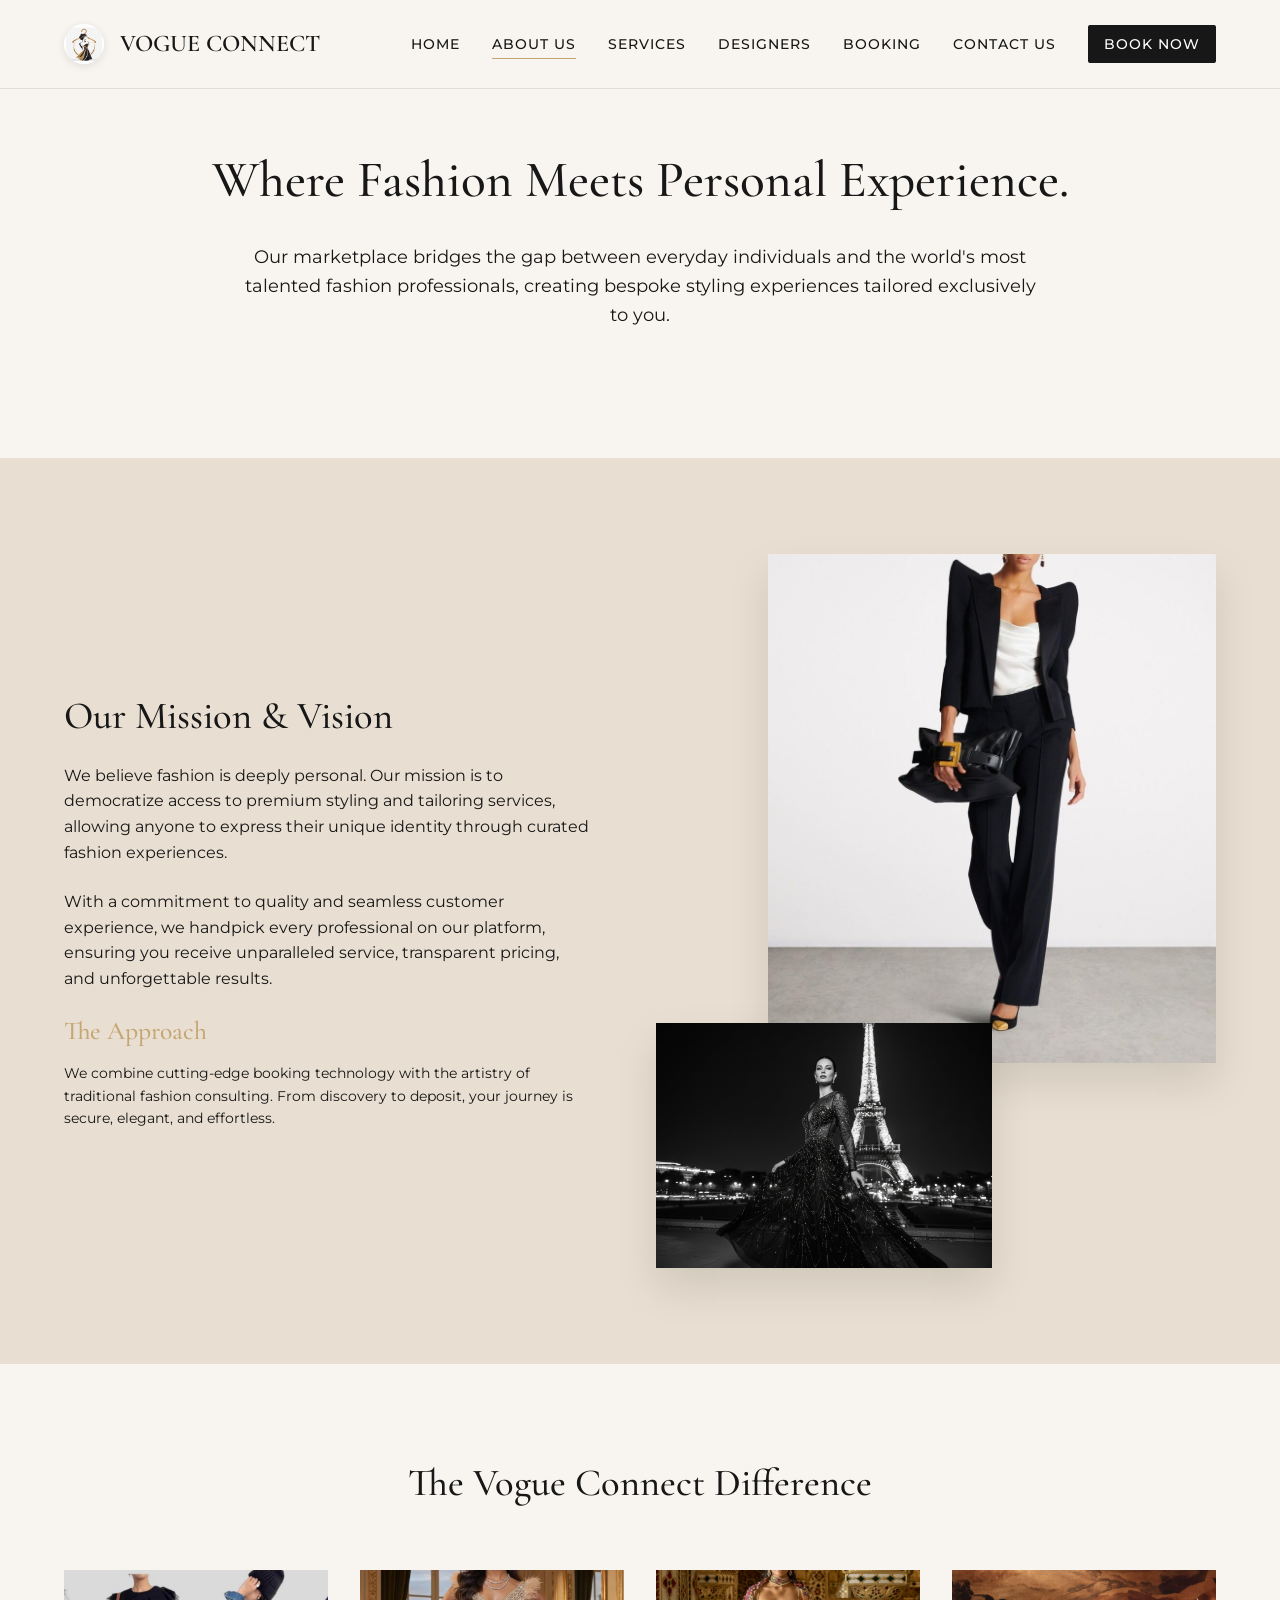
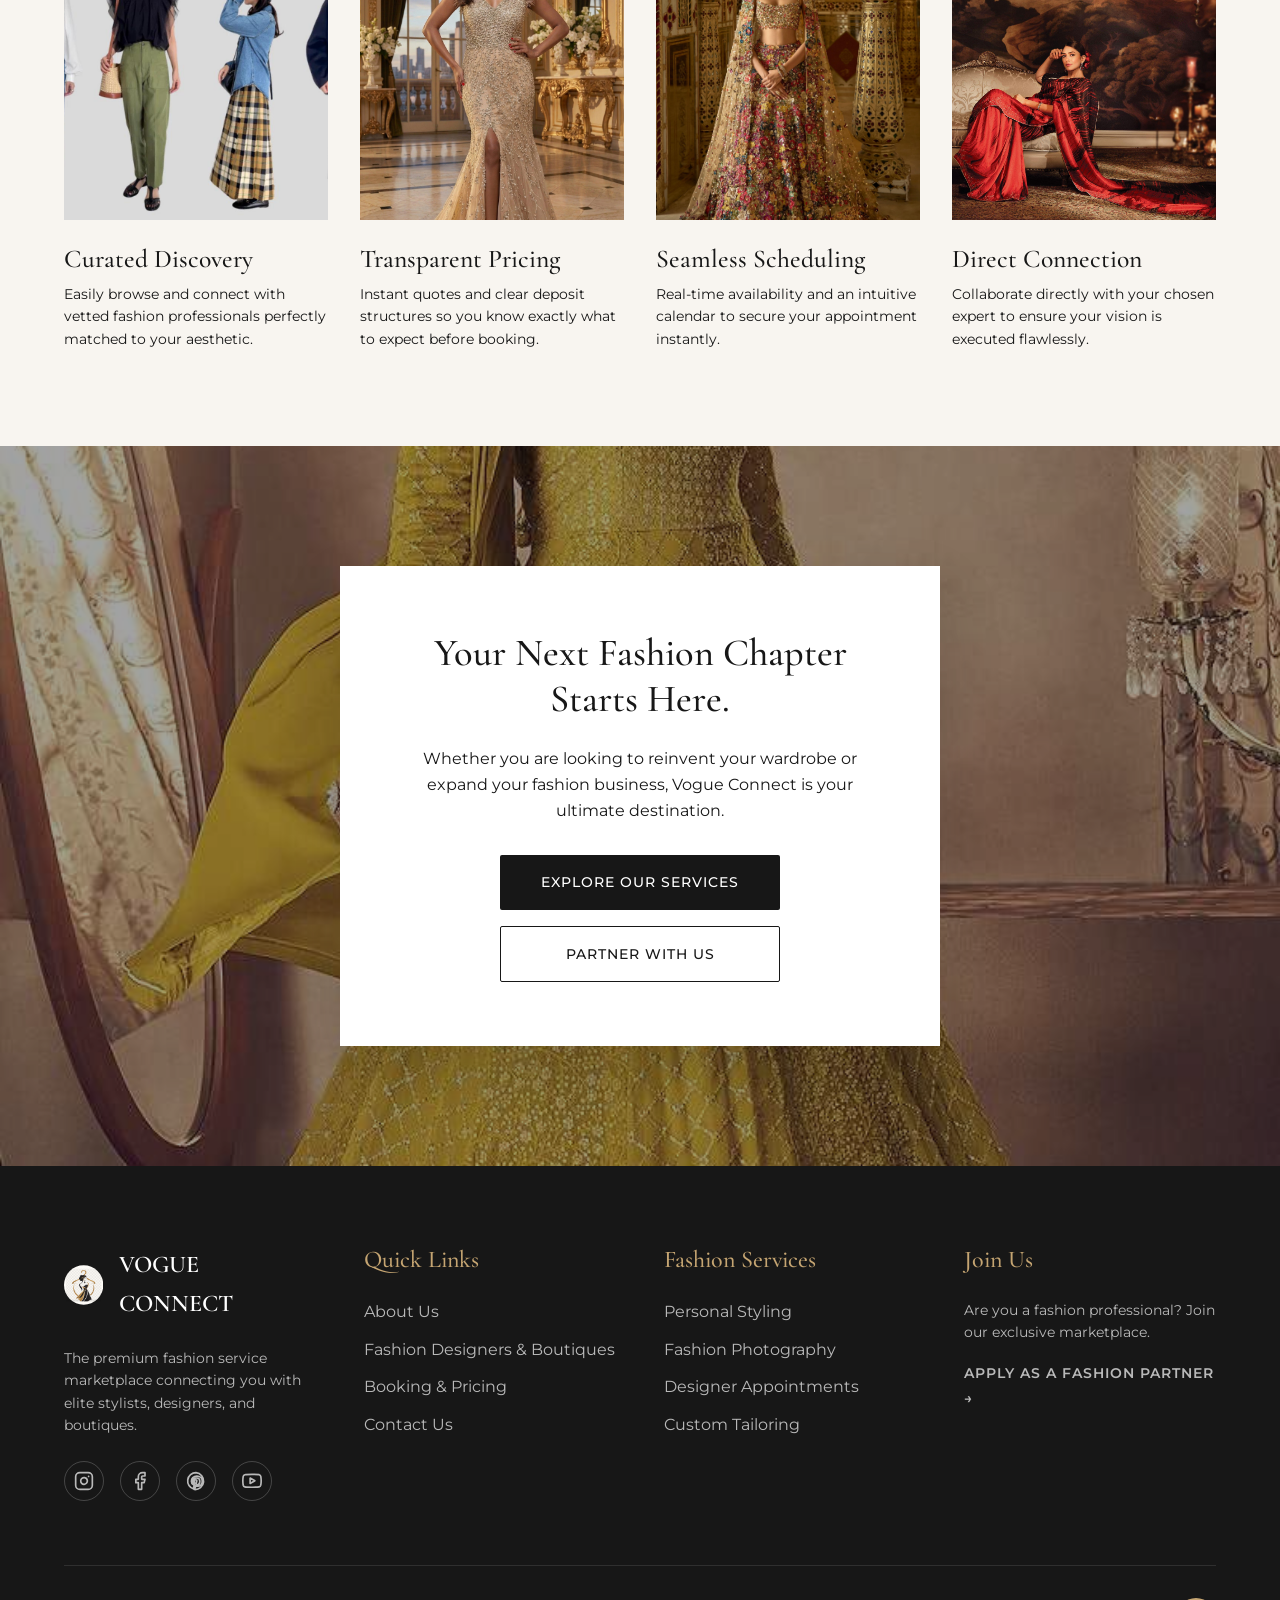
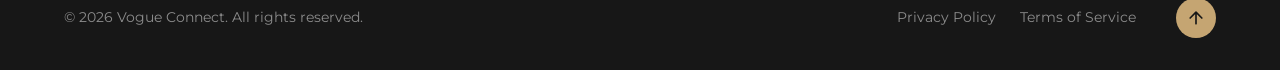
<file: about.html>
<!DOCTYPE html>
<html lang="en">
<head>
  <meta charset="UTF-8">
  <meta name="viewport" content="width=device-width, initial-scale=1.0">
  <title>About Us | Fashion Apparel Marketplace</title>
  <meta name="description" content="Discover the story and vision behind our premium fashion marketplace.">
  <link rel="stylesheet" href="assets/css/style.css">
  <link rel="icon" type="image/svg+xml" href="images/favicon.svg">
</head>
<body>

  <!-- Navbar -->
  <nav class="navbar">
    <a href="index.html" class="nav-brand">
      <svg viewBox="0 0 100 100" width="40" height="40" xmlns="http://www.w3.org/2000/svg" style="border-radius: 50%; box-shadow: 0 2px 8px rgba(0,0,0,0.1); background-color: #ffffff;">
        <circle cx="50" cy="50" r="50" fill="#ffffff" />
        <image href="images/logo.png" x="5" y="5" width="90" height="90" style="mix-blend-mode: multiply;" />
      </svg>
      <span>VOGUE CONNECT</span>
    </a>
    <div class="nav-links">
      <a href="index.html">Home</a>
      <a href="about.html" class="active">About Us</a>
      <a href="services.html">Services</a>
      <a href="fashion-designers.html">Designers</a>
      <a href="booking.html">Booking</a>
      <a href="contact.html">Contact Us</a>
      <a href="#" data-modal="quickBookModal" class="btn btn-primary" style="padding: 0.5rem 1rem;">Book Now</a>
    </div>
    <div class="hamburger">
      <span></span>
      <span></span>
      <span></span>
    </div>
  </nav>

  <!-- Section 1: Editorial About Hero -->
  <section class="section text-center" style="padding-top: 150px; background: var(--soft-ivory);">
    <div class="container fade-in">
      <h1 class="heading-lg" style="margin-bottom: 2rem;">Where Fashion Meets Personal Experience.</h1>
      <p class="text-lg" style="margin-bottom: 2rem; max-width: 800px; margin-inline: auto;">Our marketplace bridges the gap between everyday individuals and the world's most talented fashion professionals, creating bespoke styling experiences tailored exclusively to you.</p>
    </div>
  </section>

  <!-- Section 2: Our Story & Vision -->
  <section class="section bg-beige">
    <div class="container fade-in">
      <div class="grid-2" style="align-items: center;">
        <div style="padding-right: 2rem;">
          <h2 class="heading-md" style="margin-bottom: 1.5rem;">Our Mission & Vision</h2>
          <p class="text-md" style="margin-bottom: 1.5rem;">We believe fashion is deeply personal. Our mission is to democratize access to premium styling and tailoring services, allowing anyone to express their unique identity through curated fashion experiences.</p>
          <p class="text-md" style="margin-bottom: 1.5rem;">With a commitment to quality and seamless customer experience, we handpick every professional on our platform, ensuring you receive unparalleled service, transparent pricing, and unforgettable results.</p>
          <h3 class="heading-sm" style="margin-bottom: 1rem; color: var(--champagne-gold);">The Approach</h3>
          <p class="text-sm">We combine cutting-edge booking technology with the artistry of traditional fashion consulting. From discovery to deposit, your journey is secure, elegant, and effortless.</p>
        </div>
        <div style="display: flex; gap: 1rem; flex-direction: column;">
          <img src="images/image-27.png" alt="Fashion Visionary" style="width: 80%; align-self: flex-end; box-shadow: 0 20px 40px rgba(0,0,0,0.1);">
          <img src="images/image-28.png" alt="Behind the Scenes" style="width: 60%; margin-top: -10%; box-shadow: 0 20px 40px rgba(0,0,0,0.1); border: 10px solid var(--beige);">
        </div>
      </div>
    </div>
  </section>

  <!-- Section 3: What Makes Us Different -->
  <section class="section bg-ivory">
    <div class="container fade-in text-center">
      <h2 class="heading-md" style="margin-bottom: 4rem;">The Vogue Connect Difference</h2>
      <div class="grid-4" style="text-align: left;">
        <div>
          <img src="images/image-29.png" alt="Convenient Discovery" style="height: 250px; width: 100%; object-fit: cover; margin-bottom: 1.5rem;">
          <h4 class="heading-sm" style="margin-bottom: 0.5rem;">Curated Discovery</h4>
          <p class="text-sm">Easily browse and connect with vetted fashion professionals perfectly matched to your aesthetic.</p>
        </div>
        <div>
          <img src="images/image-30.png" alt="Transparent Pricing" style="height: 250px; width: 100%; object-fit: cover; margin-bottom: 1.5rem;">
          <h4 class="heading-sm" style="margin-bottom: 0.5rem;">Transparent Pricing</h4>
          <p class="text-sm">Instant quotes and clear deposit structures so you know exactly what to expect before booking.</p>
        </div>
        <div>
          <img src="images/image-31.png" alt="Appointment Scheduling" style="height: 250px; width: 100%; object-fit: cover; margin-bottom: 1.5rem;">
          <h4 class="heading-sm" style="margin-bottom: 0.5rem;">Seamless Scheduling</h4>
          <p class="text-sm">Real-time availability and an intuitive calendar to secure your appointment instantly.</p>
        </div>
        <div>
          <img src="images/image-32.png" alt="Direct Communication" style="height: 250px; width: 100%; object-fit: cover; margin-bottom: 1.5rem;">
          <h4 class="heading-sm" style="margin-bottom: 0.5rem;">Direct Connection</h4>
          <p class="text-sm">Collaborate directly with your chosen expert to ensure your vision is executed flawlessly.</p>
        </div>
      </div>
    </div>
  </section>

  <!-- Section 4: Join the Fashion Community -->
  <section class="section" style="padding: 0;">
    <div style="position: relative; height: 80vh; display: flex; align-items: center; justify-content: center; overflow: hidden;">
      <img src="images/image-33.png" alt="Fashion Community" style="position: absolute; top:0; left:0; width:100%; height:100%; object-fit: cover;">
      <div style="position: absolute; top:0; left:0; width:100%; height:100%; background: rgba(23, 23, 23, 0.4);"></div>
      
      <div class="fade-in" style="position: relative; z-index: 2; background: var(--white); padding: 4rem; max-width: 600px; text-align: center; box-shadow: 0 30px 60px rgba(0,0,0,0.15);">
        <h2 class="heading-md" style="margin-bottom: 1.5rem;">Your Next Fashion Chapter Starts Here.</h2>
        <p class="text-md" style="margin-bottom: 2rem;">Whether you are looking to reinvent your wardrobe or expand your fashion business, Vogue Connect is your ultimate destination.</p>
        <div style="display: flex; gap: 1rem; justify-content: center; flex-wrap: wrap;">
          <a href="services.html" class="btn btn-primary" style="min-width: 280px;">Explore Our Services</a>
          <a href="#" data-modal="partnerModal" class="btn btn-secondary" style="min-width: 280px;">Partner With Us</a>
        </div>
      </div>
    </div>
  </section>

  <!-- Footer -->
  <footer class="footer">
    <div class="container">
      <div class="footer-grid">
        <div class="footer-col">
          <a href="index.html" class="nav-brand" style="color: var(--white); margin-bottom: 1.5rem;">
            <svg viewBox="0 0 100 100" width="40" height="40" xmlns="http://www.w3.org/2000/svg">
              <circle cx="50" cy="50" r="50" fill="#fdfbf7" />
              <image href="images/logo.png" x="5" y="5" width="90" height="90" style="mix-blend-mode: multiply;" />
            </svg>
            <span>VOGUE CONNECT</span>
          </a>
          <p class="text-sm" style="color: rgba(255,255,255,0.7); margin-bottom: 1.5rem;">The premium fashion service marketplace connecting you with elite stylists, designers, and boutiques.</p>
          <div class="social-links">
            <a href="#" aria-label="Instagram"><svg viewBox="0 0 24 24" width="20" height="20" fill="none" stroke="currentColor" stroke-width="2" stroke-linecap="round" stroke-linejoin="round"><rect x="2" y="2" width="20" height="20" rx="5" ry="5"></rect><path d="M16 11.37A4 4 0 1 1 12.63 8 4 4 0 0 1 16 11.37z"></path><line x1="17.5" y1="6.5" x2="17.51" y2="6.5"></line></svg></a>
            <a href="#" aria-label="Facebook"><svg viewBox="0 0 24 24" width="20" height="20" fill="none" stroke="currentColor" stroke-width="2" stroke-linecap="round" stroke-linejoin="round"><path d="M18 2h-3a5 5 0 0 0-5 5v3H7v4h3v8h4v-8h3l1-4h-4V7a1 1 0 0 1 1-1h3z"></path></svg></a>
            <a href="#" aria-label="Pinterest"><svg viewBox="0 0 24 24" width="20" height="20" fill="none" stroke="currentColor" stroke-width="2" stroke-linecap="round" stroke-linejoin="round"><path d="M12 2a10 10 0 0 0-2.8 19.6c-.1-.7-.2-1.7 0-2.4l1.2-5s-.3-.6-.3-1.4c0-1.3.8-2.3 1.7-2.3.8 0 1.2.6 1.2 1.3 0 .8-.5 2-.8 3.1-.2 1 .5 1.8 1.4 1.8 1.7 0 3-1.8 3-4.4 0-2.3-1.6-3.9-4-3.9-2.7 0-4.3 2-4.3 4.1 0 .8.3 1.7.7 2.2.1.1.1.2 0 .4l-.2.9c0 .2-.1.2-.3.1-1.2-.6-2-2.4-2-3.9 0-3.2 2.3-6.1 6.7-6.1 3.5 0 6.3 2.5 6.3 5.9 0 3.5-2.2 6.3-5.3 6.3-1 0-2-.5-2.4-1.2l-.6 2.4c-.2.9-.8 2-1.2 2.7A10 10 0 1 0 12 2z"></path></svg></a>
            <a href="#" aria-label="YouTube"><svg viewBox="0 0 24 24" width="20" height="20" fill="none" stroke="currentColor" stroke-width="2" stroke-linecap="round" stroke-linejoin="round"><path d="M22.54 6.42a2.78 2.78 0 0 0-1.94-2C18.88 4 12 4 12 4s-6.88 0-8.6.46a2.78 2.78 0 0 0-1.94 2A29 29 0 0 0 1 11.75a29 29 0 0 0 .46 5.33A2.78 2.78 0 0 0 3.4 19c1.72.46 8.6.46 8.6.46s6.88 0 8.6-.46a2.78 2.78 0 0 0 1.94-2 29 29 0 0 0 .46-5.25 29 29 0 0 0-.46-5.33z"></path><polygon points="9.75 15.02 15.5 11.75 9.75 8.48 9.75 15.02"></polygon></svg></a>
          </div>
        </div>
        <div class="footer-col">
          <h4>Quick Links</h4>
          <ul>
            <li><a href="about.html">About Us</a></li>
            <li><a href="fashion-designers.html">Fashion Designers & Boutiques</a></li>
            <li><a href="booking.html">Booking & Pricing</a></li>
            <li><a href="contact.html">Contact Us</a></li>
          </ul>
        </div>
        <div class="footer-col">
          <h4>Fashion Services</h4>
          <ul>
            <li><a href="services.html">Personal Styling</a></li>
            <li><a href="services.html">Fashion Photography</a></li>
            <li><a href="services.html">Designer Appointments</a></li>
            <li><a href="services.html">Custom Tailoring</a></li>
          </ul>
        </div>
        <div class="footer-col">
          <h4>Join Us</h4>
          <p class="text-sm" style="color: rgba(255,255,255,0.7); margin-bottom: 1rem;">Are you a fashion professional? Join our exclusive marketplace.</p>
          <a href="#" data-modal="partnerModal" class="text-gold text-sm" style="text-transform: uppercase; font-weight: 600; letter-spacing: 1px;">Apply as a Fashion Partner &rarr;</a>
        </div>
      </div>
      <div class="footer-bottom">
        <p>&copy; 2026 Vogue Connect. All rights reserved.</p>
        <div style="display: flex; gap: 1.5rem; align-items: center;">
          <a href="#">Privacy Policy</a>
          <a href="#">Terms of Service</a>
          <a href="#" class="scroll-top" onclick="window.scrollTo({top: 0, behavior: 'smooth'}); return false;" aria-label="Back to Top">
            <svg viewBox="0 0 24 24" width="20" height="20" fill="none" stroke="currentColor" stroke-width="2" stroke-linecap="round" stroke-linejoin="round"><path d="M12 19V5M5 12l7-7 7 7"/></svg>
          </a>
        </div>
      </div>
    </div>
  </footer>

  <!-- Partner Enquiry Modal -->
  <div class="modal-overlay" id="partnerModal">
    <div class="modal-content">
      <button class="modal-close">&times;</button>
      <h3 class="heading-sm" style="margin-bottom: 0.5rem;">Become a Fashion Partner</h3>
      <p class="text-sm" style="margin-bottom: 2rem;">Join our marketplace as a verified professional.</p>
      
      <form>
        <div class="form-group">
          <label class="form-label">Full Name</label>
          <input type="text" class="form-control" required>
        </div>
        <div class="form-group">
          <label class="form-label">Email Address</label>
          <input type="email" class="form-control" required>
        </div>
        <div class="form-group">
          <label class="form-label">Business Name</label>
          <input type="text" class="form-control" required>
        </div>
        <div class="form-group">
          <label class="form-label">Specialty</label>
          <select class="form-control" required>
            <option value="">Select Specialty</option>
            <option value="stylist">Stylist</option>
            <option value="designer">Designer</option>
            <option value="photographer">Photographer</option>
            <option value="boutique">Boutique</option>
          </select>
        </div>
        <div class="form-group">
          <label class="form-label">Introduction / Portfolio Link</label>
          <textarea class="form-control" required></textarea>
        </div>
        <button type="submit" class="btn btn-primary" style="width: 100%;">Submit Application</button>
        <div class="form-feedback"></div>
      </form>
    </div>
  </div>

  <script src="assets/js/main.js"></script>
      <!-- Quick Booking Modal -->
  <div class="modal-overlay" id="quickBookModal">
    <div class="modal-content text-center">
      <button class="modal-close">&times;</button>
      <h3 class="heading-sm" style="margin-bottom: 0.5rem;">Book an Appointment</h3>
      <p class="text-sm" style="margin-bottom: 2rem;">Schedule your personalized fashion experience.</p>
      
      <form style="text-align: left;">
        <div class="form-group">
          <label class="form-label">Service Type</label>
          <select class="form-control" required>
            <option value="">Select a service</option>
            <option value="styling">Personal Styling</option>
            <option value="tailoring">Custom Tailoring</option>
            <option value="photography">Fashion Photography</option>
            <option value="consultation">Designer Consultation</option>
          </select>
        </div>
        <div class="grid-2" style="gap: 1rem;">
          <div class="form-group">
            <label class="form-label">Preferred Date</label>
            <input type="date" class="form-control" required>
          </div>
          <div class="form-group">
            <label class="form-label">Preferred Time</label>
            <select class="form-control" required>
              <option value="">Select a time</option>
              <option value="morning">Morning (9AM - 12PM)</option>
              <option value="afternoon">Afternoon (1PM - 4PM)</option>
              <option value="evening">Evening (5PM - 8PM)</option>
            </select>
          </div>
        </div>
        <div class="form-group">
          <label class="form-label">Your Name</label>
          <input type="text" class="form-control" placeholder="Jane Doe" required>
        </div>
        <div class="form-group" style="margin-bottom: 2rem;">
          <label class="form-label">Email Address</label>
          <input type="email" class="form-control" placeholder="jane@example.com" required>
        </div>
        <button type="submit" class="btn btn-primary" style="width: 100%;">Confirm Booking</button>
        <div class="form-feedback"></div>
      </form>
    </div>
  </div>
</body>
</html>
</file>
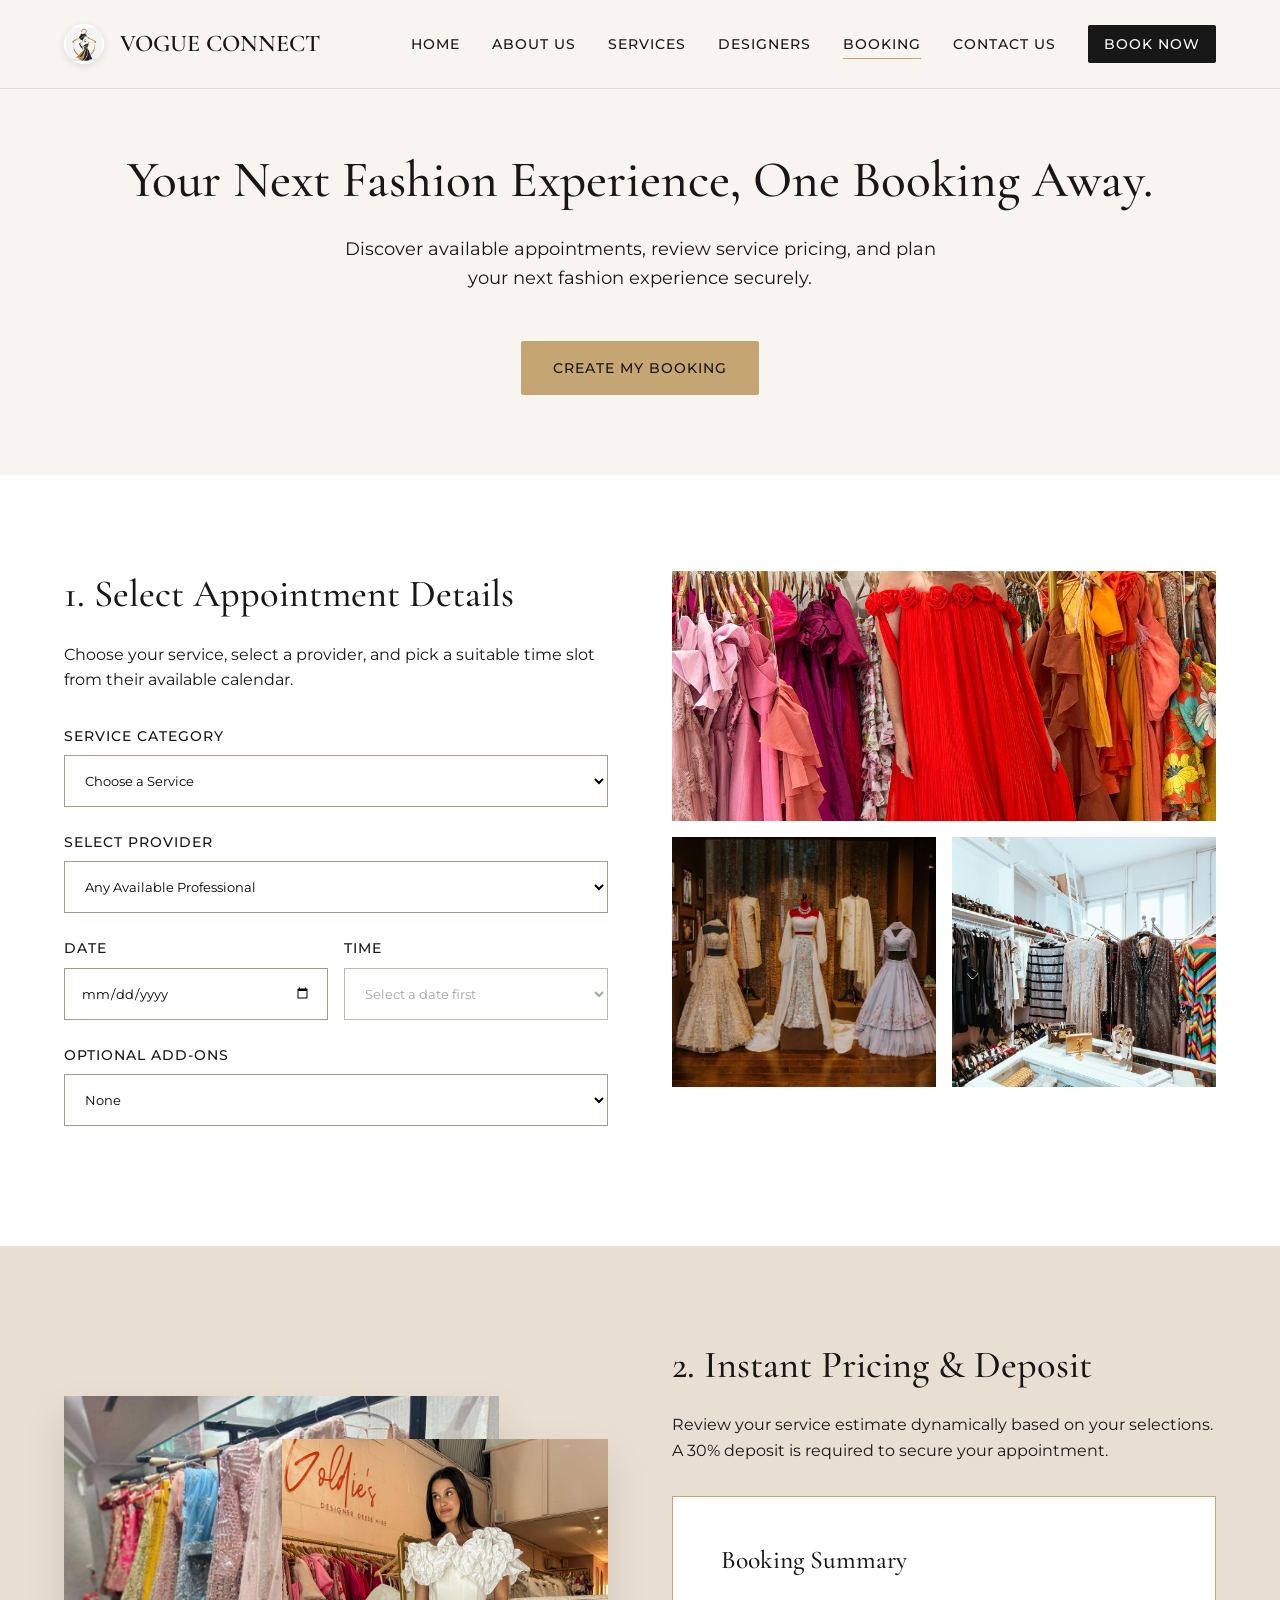
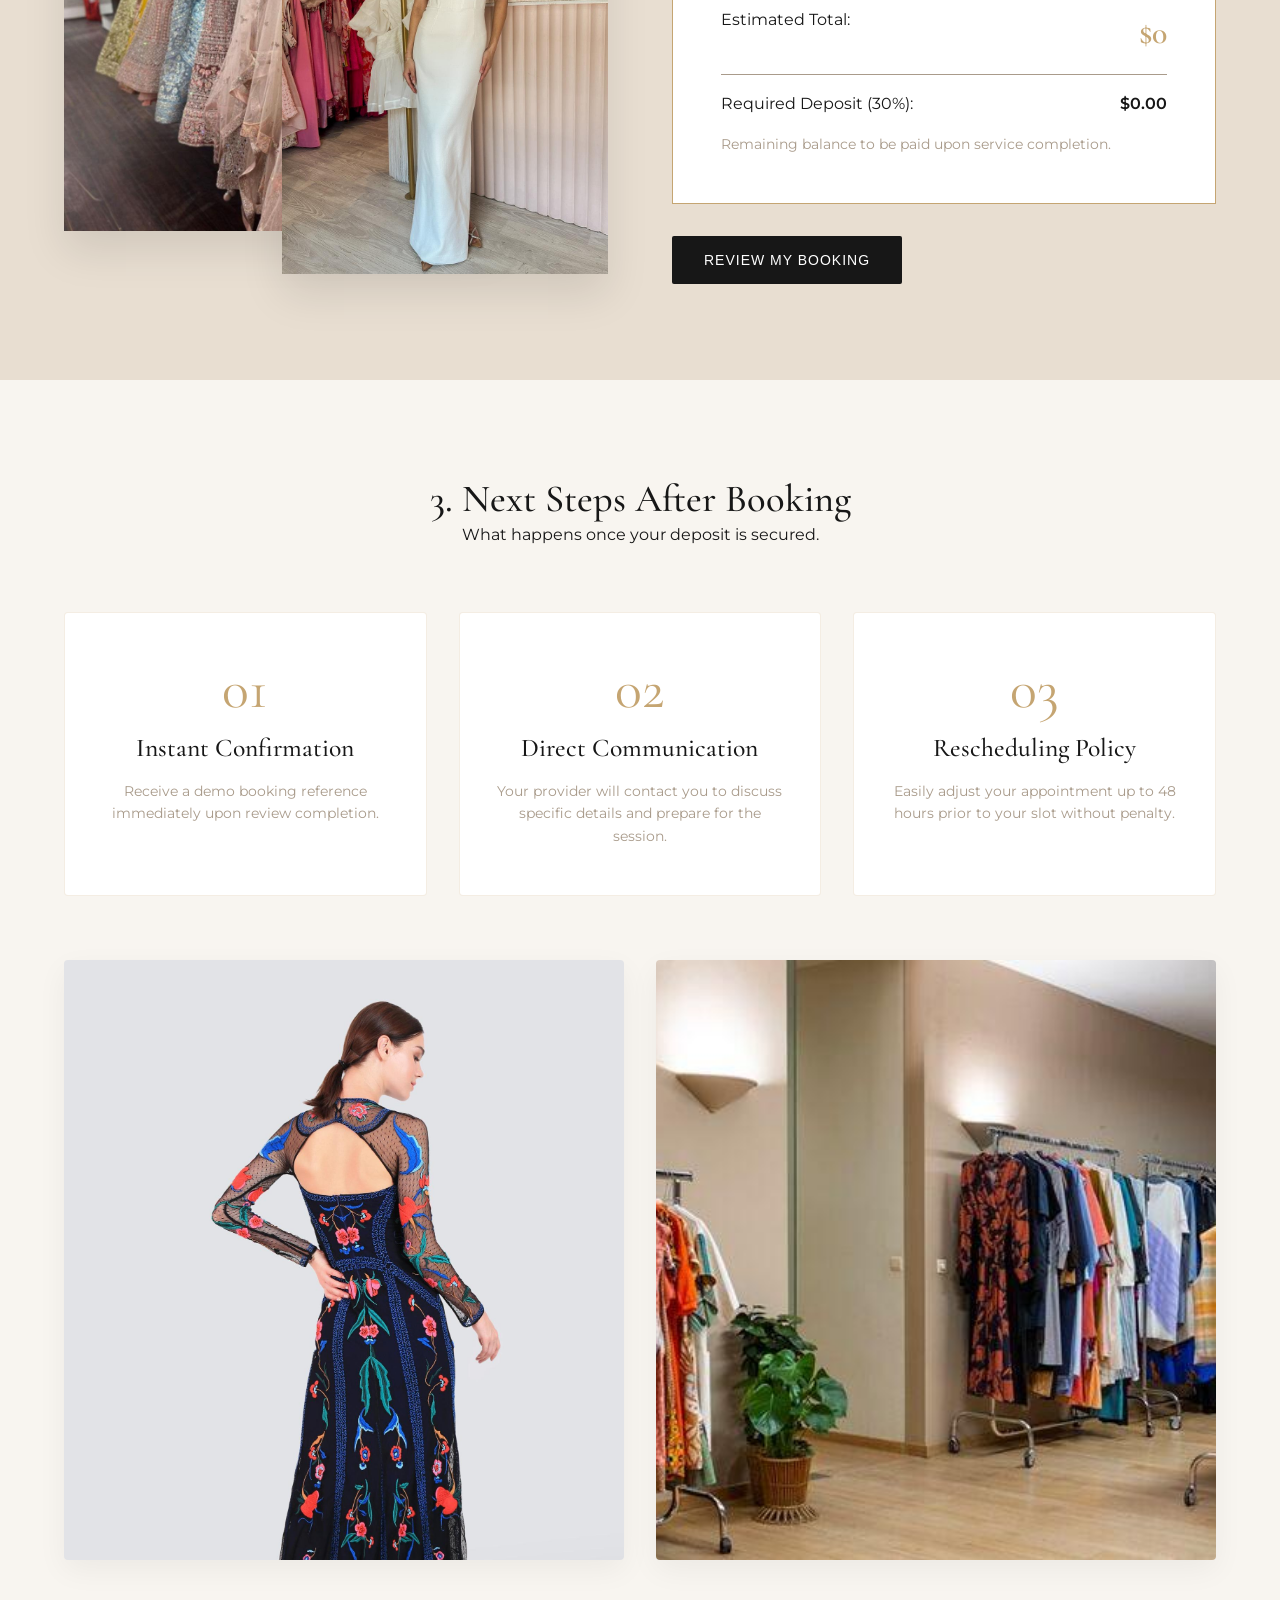
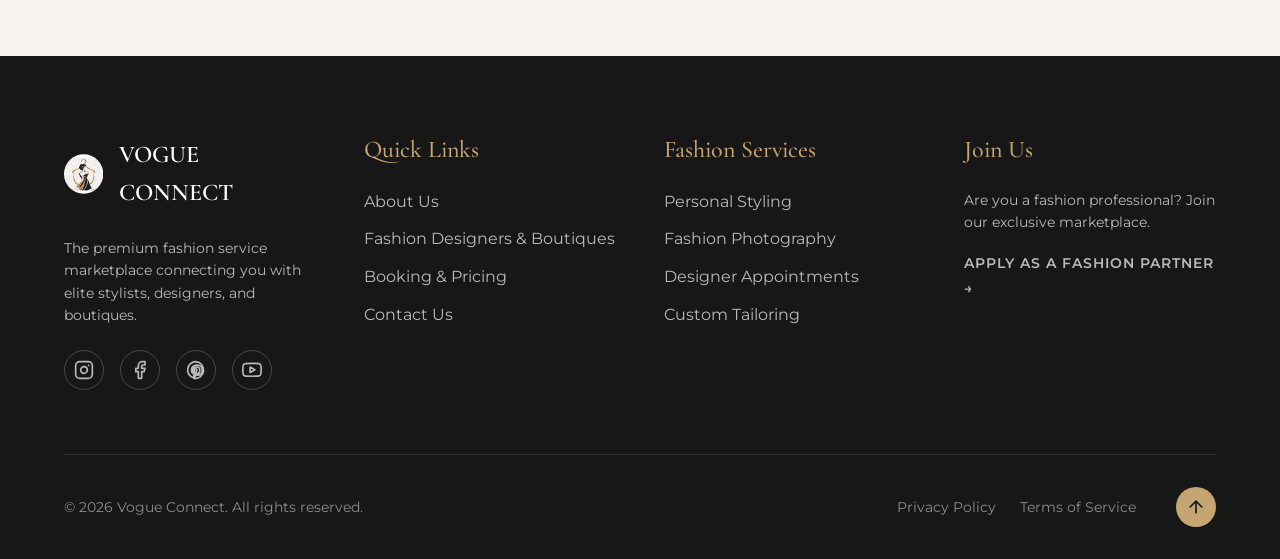
<file: booking.html>
<!DOCTYPE html>
<html lang="en">
<head>
  <meta charset="UTF-8">
  <meta name="viewport" content="width=device-width, initial-scale=1.0">
  <title>Booking & Pricing | Fashion Apparel Marketplace</title>
  <meta name="description" content="Secure your fashion experience with our real-time booking and transparent pricing system.">
  <link rel="stylesheet" href="assets/css/style.css">
  <link rel="icon" type="image/svg+xml" href="images/favicon.svg">
</head>
<body>

  <!-- Navbar -->
  <nav class="navbar">
    <a href="index.html" class="nav-brand">
      <svg viewBox="0 0 100 100" width="40" height="40" xmlns="http://www.w3.org/2000/svg" style="border-radius: 50%; box-shadow: 0 2px 8px rgba(0,0,0,0.1); background-color: #ffffff;">
        <circle cx="50" cy="50" r="50" fill="#ffffff" />
        <image href="images/logo.png" x="5" y="5" width="90" height="90" style="mix-blend-mode: multiply;" />
      </svg>
      <span>VOGUE CONNECT</span>
    </a>
    <div class="nav-links">
      <a href="index.html">Home</a>
      <a href="about.html">About Us</a>
      <a href="services.html">Services</a>
      <a href="fashion-designers.html">Designers</a>
      <a href="booking.html" class="active">Booking</a>
      <a href="contact.html">Contact Us</a>
      <a href="#" data-modal="quickBookModal" class="btn btn-primary" style="padding: 0.5rem 1rem;">Book Now</a>
    </div>
    <div class="hamburger">
      <span></span>
      <span></span>
      <span></span>
    </div>
  </nav>

  <!-- Section 1: Booking Hero -->
  <section class="section text-center" style="padding-top: 150px; padding-bottom: 80px; background: var(--soft-ivory);">
    <div class="container fade-in">
      <h1 class="heading-lg" style="margin-bottom: 1.5rem;">Your Next Fashion Experience, One Booking Away.</h1>
      <p class="text-lg" style="margin-bottom: 3rem; max-width: 600px; margin-inline: auto;">Discover available appointments, review service pricing, and plan your next fashion experience securely.</p>
      <a href="#book-now" class="btn btn-gold">Create My Booking</a>
    </div>
  </section>

  <!-- Section 2: Interactive Booking Calendar -->
  <section id="book-now" class="section bg-white">
    <div class="container fade-in">
      <div class="grid-2" style="gap: 4rem;">
        <div>
          <h2 class="heading-md" style="margin-bottom: 1.5rem;">1. Select Appointment Details</h2>
          <p class="text-md" style="margin-bottom: 2rem;">Choose your service, select a provider, and pick a suitable time slot from their available calendar.</p>
          
          <form id="bookingForm">
            <div class="form-group">
              <label class="form-label">Service Category</label>
              <select class="form-control" id="calc-service" required>
                <option value="">Choose a Service</option>
                <option value="styling" data-price="250">Personal Styling Session - $250</option>
                <option value="photo" data-price="500">Editorial Photoshoot - $500</option>
                <option value="consult" data-price="150">Designer Consultation - $150</option>
                <option value="tailor" data-price="200">Custom Tailoring Fitting - $200</option>
              </select>
            </div>
            
            <div class="form-group">
              <label class="form-label">Select Provider</label>
              <select class="form-control" required>
                <option value="">Any Available Professional</option>
                <option value="elena">Elena Rossi (Stylist)</option>
                <option value="marcus">Marcus Chen (Photographer)</option>
                <option value="maison">Maison d'Or (Designer)</option>
                <option value="kim">David Kim (Tailor)</option>
              </select>
            </div>

            <div class="grid-2" style="gap: 1rem; margin-bottom: 1.5rem;">
              <div class="form-group" style="margin-bottom: 0;">
                <label class="form-label">Date</label>
                <input type="date" id="booking-date" class="form-control" required>
              </div>
              <div class="form-group" style="margin-bottom: 0;">
                <label class="form-label">Time</label>
                <select id="booking-time" class="form-control" disabled required>
                  <option value="">Select a date first</option>
                </select>
              </div>
            </div>

            <div class="form-group">
              <label class="form-label">Optional Add-ons</label>
              <select class="form-control" id="calc-addon">
                <option value="" data-price="0">None</option>
                <option value="rush" data-price="50">Priority Scheduling (+$50)</option>
                <option value="location" data-price="100">On-Location Service (+$100)</option>
                <option value="wardrobe" data-price="150">Wardrobe Review (+$150)</option>
              </select>
            </div>
          </form>
        </div>
        
        <div style="display: flex; flex-direction: column; gap: 1rem; width: 100%; max-width: 100%; box-sizing: border-box;">
          <img src="images/image-67.png" alt="Stylist Working" style="width: 100%; height: 250px; object-fit: cover;">
          <div class="booking-image-duo" style="display: grid; grid-template-columns: 1fr 1fr; gap: 1rem; width: 100%; box-sizing: border-box;">
            <img src="images/image-68.png" alt="Fashion Design" style="width: 100%; height: 250px; object-fit: cover;">
            <img src="images/image-69.png" alt="Tailoring Details" style="width: 100%; height: 250px; object-fit: cover;">
          </div>
        </div>
      </div>
    </div>
  </section>

  <!-- Section 3: Instant Pricing & Deposit Calculator -->
  <section class="section bg-beige">
    <div class="container fade-in">
      <div class="grid-2" style="align-items: center; gap: 4rem;">
        <div style="position: relative;">
          <img src="images/image-70.png" alt="Consultation" style="width: 80%; box-shadow: 0 20px 40px rgba(0,0,0,0.1);">
          <img src="images/image-71.png" alt="Measurements" style="width: 60%; position: absolute; bottom: -10%; right: 0; box-shadow: 0 20px 40px rgba(0,0,0,0.1); border: 10px solid var(--beige);">
        </div>
        
        <div>
          <h2 class="heading-md" style="margin-bottom: 1.5rem;">2. Instant Pricing & Deposit</h2>
          <p class="text-md" style="margin-bottom: 2rem;">Review your service estimate dynamically based on your selections. A 30% deposit is required to secure your appointment.</p>
          
          <div class="price-calc">
            <h3 class="heading-sm" style="margin-bottom: 2rem;">Booking Summary</h3>
            <div class="price-row">
              <span>Estimated Total:</span>
              <span class="price-total" id="calc-total">$0</span>
            </div>
            <div class="price-row" style="border:none; padding:0; margin:0;">
              <span>Required Deposit (30%):</span>
              <span style="font-weight: 600;" id="calc-deposit">$0.00</span>
            </div>
            <p class="text-sm" style="color: var(--muted-taupe); margin-top: 1rem;">Remaining balance to be paid upon service completion.</p>
          </div>
          
          <div class="review-booking-btn-wrap" style="margin-top: 2rem;">
            <button class="btn btn-primary" data-modal="reviewModal">Review My Booking</button>
          </div>
        </div>
      </div>
    </div>
  </section>

  <!-- Section 4: Booking Confirmation & Next Steps -->
  <section class="section bg-ivory">
    <div class="container fade-in">
      <div class="text-center" style="margin-bottom: 4rem;">
        <h2 class="heading-md">3. Next Steps After Booking</h2>
        <p class="text-md">What happens once your deposit is secured.</p>
      </div>
      
      <div class="grid-3 process-grid" style="gap: 2rem; margin-bottom: 4rem;">
        <div class="service-card text-center" style="padding: 3rem 2rem; border-radius: 4px; border: 1px solid rgba(197, 165, 114, 0.2);">
          <div style="font-family: var(--font-heading); font-size: 3.5rem; color: var(--champagne-gold); margin-bottom: 1rem; line-height: 1;">01</div>
          <h4 class="heading-sm" style="margin-bottom: 1rem;">Instant Confirmation</h4>
          <p class="text-sm" style="color: var(--muted-taupe);">Receive a demo booking reference immediately upon review completion.</p>
        </div>
        <div class="service-card text-center" style="padding: 3rem 2rem; border-radius: 4px; border: 1px solid rgba(197, 165, 114, 0.2);">
          <div style="font-family: var(--font-heading); font-size: 3.5rem; color: var(--champagne-gold); margin-bottom: 1rem; line-height: 1;">02</div>
          <h4 class="heading-sm" style="margin-bottom: 1rem;">Direct Communication</h4>
          <p class="text-sm" style="color: var(--muted-taupe);">Your provider will contact you to discuss specific details and prepare for the session.</p>
        </div>
        <div class="service-card text-center" style="padding: 3rem 2rem; border-radius: 4px; border: 1px solid rgba(197, 165, 114, 0.2);">
          <div style="font-family: var(--font-heading); font-size: 3.5rem; color: var(--champagne-gold); margin-bottom: 1rem; line-height: 1;">03</div>
          <h4 class="heading-sm" style="margin-bottom: 1rem;">Rescheduling Policy</h4>
          <p class="text-sm" style="color: var(--muted-taupe);">Easily adjust your appointment up to 48 hours prior to your slot without penalty.</p>
        </div>
      </div>
      
      <div class="grid-2" style="gap: 2rem;">
        <img src="images/image-72.png" alt="Happy Client" style="width: 100%; height: 600px; object-position: center top; object-fit: cover; border-radius: 4px; box-shadow: 0 10px 30px rgba(0,0,0,0.05);">
        <img src="images/image-73.png" alt="Fashion Show" style="width: 100%; height: 600px; object-position: center top; object-fit: cover; border-radius: 4px; box-shadow: 0 10px 30px rgba(0,0,0,0.05);">
      </div>
    </div>
  </section>

  <!-- Footer -->
  <footer class="footer">
    <div class="container">
      <div class="footer-grid">
        <div class="footer-col">
          <a href="index.html" class="nav-brand" style="color: var(--white); margin-bottom: 1.5rem;">
            <svg viewBox="0 0 100 100" width="40" height="40" xmlns="http://www.w3.org/2000/svg">
              <circle cx="50" cy="50" r="50" fill="#fdfbf7" />
              <image href="images/logo.png" x="5" y="5" width="90" height="90" style="mix-blend-mode: multiply;" />
            </svg>
            <span>VOGUE CONNECT</span>
          </a>
          <p class="text-sm" style="color: rgba(255,255,255,0.7); margin-bottom: 1.5rem;">The premium fashion service marketplace connecting you with elite stylists, designers, and boutiques.</p>
          <div class="social-links">
            <a href="#" aria-label="Instagram"><svg viewBox="0 0 24 24" width="20" height="20" fill="none" stroke="currentColor" stroke-width="2" stroke-linecap="round" stroke-linejoin="round"><rect x="2" y="2" width="20" height="20" rx="5" ry="5"></rect><path d="M16 11.37A4 4 0 1 1 12.63 8 4 4 0 0 1 16 11.37z"></path><line x1="17.5" y1="6.5" x2="17.51" y2="6.5"></line></svg></a>
            <a href="#" aria-label="Facebook"><svg viewBox="0 0 24 24" width="20" height="20" fill="none" stroke="currentColor" stroke-width="2" stroke-linecap="round" stroke-linejoin="round"><path d="M18 2h-3a5 5 0 0 0-5 5v3H7v4h3v8h4v-8h3l1-4h-4V7a1 1 0 0 1 1-1h3z"></path></svg></a>
            <a href="#" aria-label="Pinterest"><svg viewBox="0 0 24 24" width="20" height="20" fill="none" stroke="currentColor" stroke-width="2" stroke-linecap="round" stroke-linejoin="round"><path d="M12 2a10 10 0 0 0-2.8 19.6c-.1-.7-.2-1.7 0-2.4l1.2-5s-.3-.6-.3-1.4c0-1.3.8-2.3 1.7-2.3.8 0 1.2.6 1.2 1.3 0 .8-.5 2-.8 3.1-.2 1 .5 1.8 1.4 1.8 1.7 0 3-1.8 3-4.4 0-2.3-1.6-3.9-4-3.9-2.7 0-4.3 2-4.3 4.1 0 .8.3 1.7.7 2.2.1.1.1.2 0 .4l-.2.9c0 .2-.1.2-.3.1-1.2-.6-2-2.4-2-3.9 0-3.2 2.3-6.1 6.7-6.1 3.5 0 6.3 2.5 6.3 5.9 0 3.5-2.2 6.3-5.3 6.3-1 0-2-.5-2.4-1.2l-.6 2.4c-.2.9-.8 2-1.2 2.7A10 10 0 1 0 12 2z"></path></svg></a>
            <a href="#" aria-label="YouTube"><svg viewBox="0 0 24 24" width="20" height="20" fill="none" stroke="currentColor" stroke-width="2" stroke-linecap="round" stroke-linejoin="round"><path d="M22.54 6.42a2.78 2.78 0 0 0-1.94-2C18.88 4 12 4 12 4s-6.88 0-8.6.46a2.78 2.78 0 0 0-1.94 2A29 29 0 0 0 1 11.75a29 29 0 0 0 .46 5.33A2.78 2.78 0 0 0 3.4 19c1.72.46 8.6.46 8.6.46s6.88 0 8.6-.46a2.78 2.78 0 0 0 1.94-2 29 29 0 0 0 .46-5.25 29 29 0 0 0-.46-5.33z"></path><polygon points="9.75 15.02 15.5 11.75 9.75 8.48 9.75 15.02"></polygon></svg></a>
          </div>
        </div>
        <div class="footer-col">
          <h4>Quick Links</h4>
          <ul>
            <li><a href="about.html">About Us</a></li>
            <li><a href="fashion-designers.html">Fashion Designers & Boutiques</a></li>
            <li><a href="booking.html">Booking & Pricing</a></li>
            <li><a href="contact.html">Contact Us</a></li>
          </ul>
        </div>
        <div class="footer-col">
          <h4>Fashion Services</h4>
          <ul>
            <li><a href="services.html">Personal Styling</a></li>
            <li><a href="services.html">Fashion Photography</a></li>
            <li><a href="services.html">Designer Appointments</a></li>
            <li><a href="services.html">Custom Tailoring</a></li>
          </ul>
        </div>
        <div class="footer-col">
          <h4>Join Us</h4>
          <p class="text-sm" style="color: rgba(255,255,255,0.7); margin-bottom: 1rem;">Are you a fashion professional? Join our exclusive marketplace.</p>
          <a href="#" data-modal="partnerModal" class="text-gold text-sm" style="text-transform: uppercase; font-weight: 600; letter-spacing: 1px;">Apply as a Fashion Partner &rarr;</a>
        </div>
      </div>
      <div class="footer-bottom">
        <p>&copy; 2026 Vogue Connect. All rights reserved.</p>
        <div style="display: flex; gap: 1.5rem; align-items: center;">
          <a href="#">Privacy Policy</a>
          <a href="#">Terms of Service</a>
          <a href="#" class="scroll-top" onclick="window.scrollTo({top: 0, behavior: 'smooth'}); return false;" aria-label="Back to Top">
            <svg viewBox="0 0 24 24" width="20" height="20" fill="none" stroke="currentColor" stroke-width="2" stroke-linecap="round" stroke-linejoin="round"><path d="M12 19V5M5 12l7-7 7 7"/></svg>
          </a>
        </div>
      </div>
    </div>
  </footer>

  <!-- Booking Review Modal -->
  <div class="modal-overlay" id="reviewModal">
    <div class="modal-content">
      <button class="modal-close">&times;</button>
      <h3 class="heading-sm" style="margin-bottom: 0.5rem;">Review & Confirm Booking</h3>
      <p class="text-sm" style="margin-bottom: 2rem;">Please review your details before submitting the demonstration booking.</p>
      
      <div style="background: var(--warm-beige); padding: 1.5rem; margin-bottom: 2rem;">
        <h4 class="heading-sm" style="margin-bottom: 1rem; border-bottom: 1px solid var(--muted-taupe); padding-bottom: 0.5rem;">Appointment Details</h4>
        <p class="text-sm" style="margin-bottom: 0.5rem;"><strong>Service:</strong> As selected in form</p>
        <p class="text-sm" style="margin-bottom: 0.5rem;"><strong>Date & Time:</strong> Dynamic selection</p>
        <p class="text-sm" style="margin-bottom: 0.5rem;"><strong>Total Price:</strong> <span id="modal-total">$0</span></p>
        <p class="text-sm" style="margin-bottom: 0.5rem;"><strong>Deposit Due:</strong> <span id="modal-deposit">$0</span></p>
      </div>

      <form>
        <div class="form-group">
          <label class="form-label">Full Name</label>
          <input type="text" class="form-control" required>
        </div>
        <div class="form-group">
          <label class="form-label">Email Address</label>
          <input type="email" class="form-control" required>
        </div>
        <div class="form-group">
          <label class="form-label">Phone Number</label>
          <input type="tel" class="form-control" required>
        </div>
        
        <p class="text-sm" style="color: var(--muted-taupe); margin-bottom: 1.5rem;">Note: This is a frontend demonstration. No real payment will be processed.</p>
        
        <button type="submit" class="btn btn-primary" style="width: 100%;">Confirm Appointment</button>
        <div class="form-feedback"></div>
      </form>
    </div>
  </div>
  
  <!-- Partner Enquiry Modal -->
  <div class="modal-overlay" id="partnerModal">
    <div class="modal-content">
      <button class="modal-close">&times;</button>
      <h3 class="heading-sm" style="margin-bottom: 0.5rem;">Become a Fashion Partner</h3>
      <p class="text-sm" style="margin-bottom: 2rem;">Join our marketplace as a verified professional.</p>
      <form>
        <div class="form-group">
          <label class="form-label">Full Name</label>
          <input type="text" class="form-control" required>
        </div>
        <div class="form-group">
          <label class="form-label">Email Address</label>
          <input type="email" class="form-control" required>
        </div>
        <button type="submit" class="btn btn-primary" style="width: 100%;">Submit Application</button>
        <div class="form-feedback"></div>
      </form>
    </div>
  </div>

  <script src="assets/js/main.js"></script>
  <script>
    // Sync calculator to modal
    document.querySelector('[data-modal="reviewModal"]').addEventListener('click', () => {
      const total = document.getElementById('calc-total').innerText;
      const deposit = document.getElementById('calc-deposit').innerText;
      document.getElementById('modal-total').innerText = total;
      document.getElementById('modal-deposit').innerText = deposit;
    });
  </script>
      <!-- Quick Booking Modal -->
  <div class="modal-overlay" id="quickBookModal">
    <div class="modal-content text-center">
      <button class="modal-close">&times;</button>
      <h3 class="heading-sm" style="margin-bottom: 0.5rem;">Book an Appointment</h3>
      <p class="text-sm" style="margin-bottom: 2rem;">Schedule your personalized fashion experience.</p>
      
      <form style="text-align: left;">
        <div class="form-group">
          <label class="form-label">Service Type</label>
          <select class="form-control" required>
            <option value="">Select a service</option>
            <option value="styling">Personal Styling</option>
            <option value="tailoring">Custom Tailoring</option>
            <option value="photography">Fashion Photography</option>
            <option value="consultation">Designer Consultation</option>
          </select>
        </div>
        <div class="grid-2" style="gap: 1rem;">
          <div class="form-group">
            <label class="form-label">Preferred Date</label>
            <input type="date" class="form-control" required>
          </div>
          <div class="form-group">
            <label class="form-label">Preferred Time</label>
            <select class="form-control" required>
              <option value="">Select a time</option>
              <option value="morning">Morning (9AM - 12PM)</option>
              <option value="afternoon">Afternoon (1PM - 4PM)</option>
              <option value="evening">Evening (5PM - 8PM)</option>
            </select>
          </div>
        </div>
        <div class="form-group">
          <label class="form-label">Your Name</label>
          <input type="text" class="form-control" placeholder="Jane Doe" required>
        </div>
        <div class="form-group" style="margin-bottom: 2rem;">
          <label class="form-label">Email Address</label>
          <input type="email" class="form-control" placeholder="jane@example.com" required>
        </div>
        <button type="submit" class="btn btn-primary" style="width: 100%;">Confirm Booking</button>
        <div class="form-feedback"></div>
      </form>
    </div>
  </div>
</body>
</html>
</file>
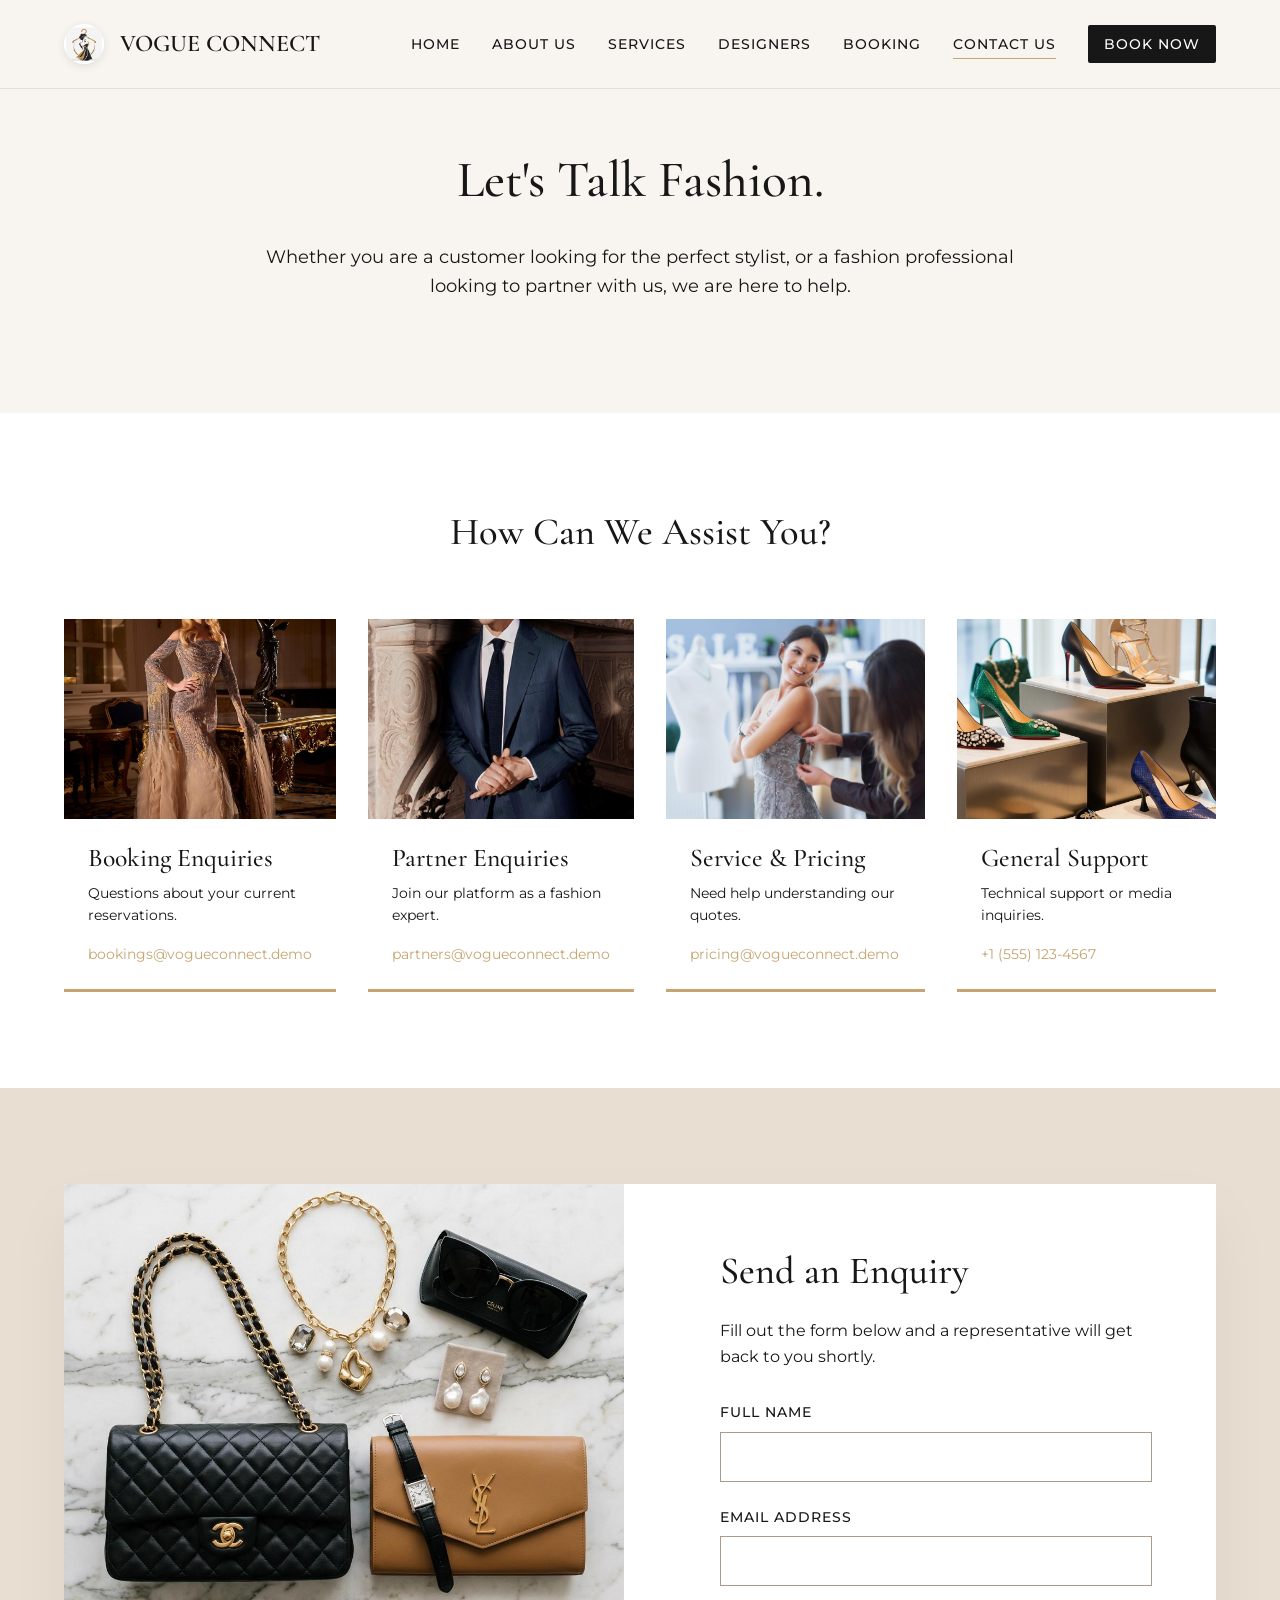
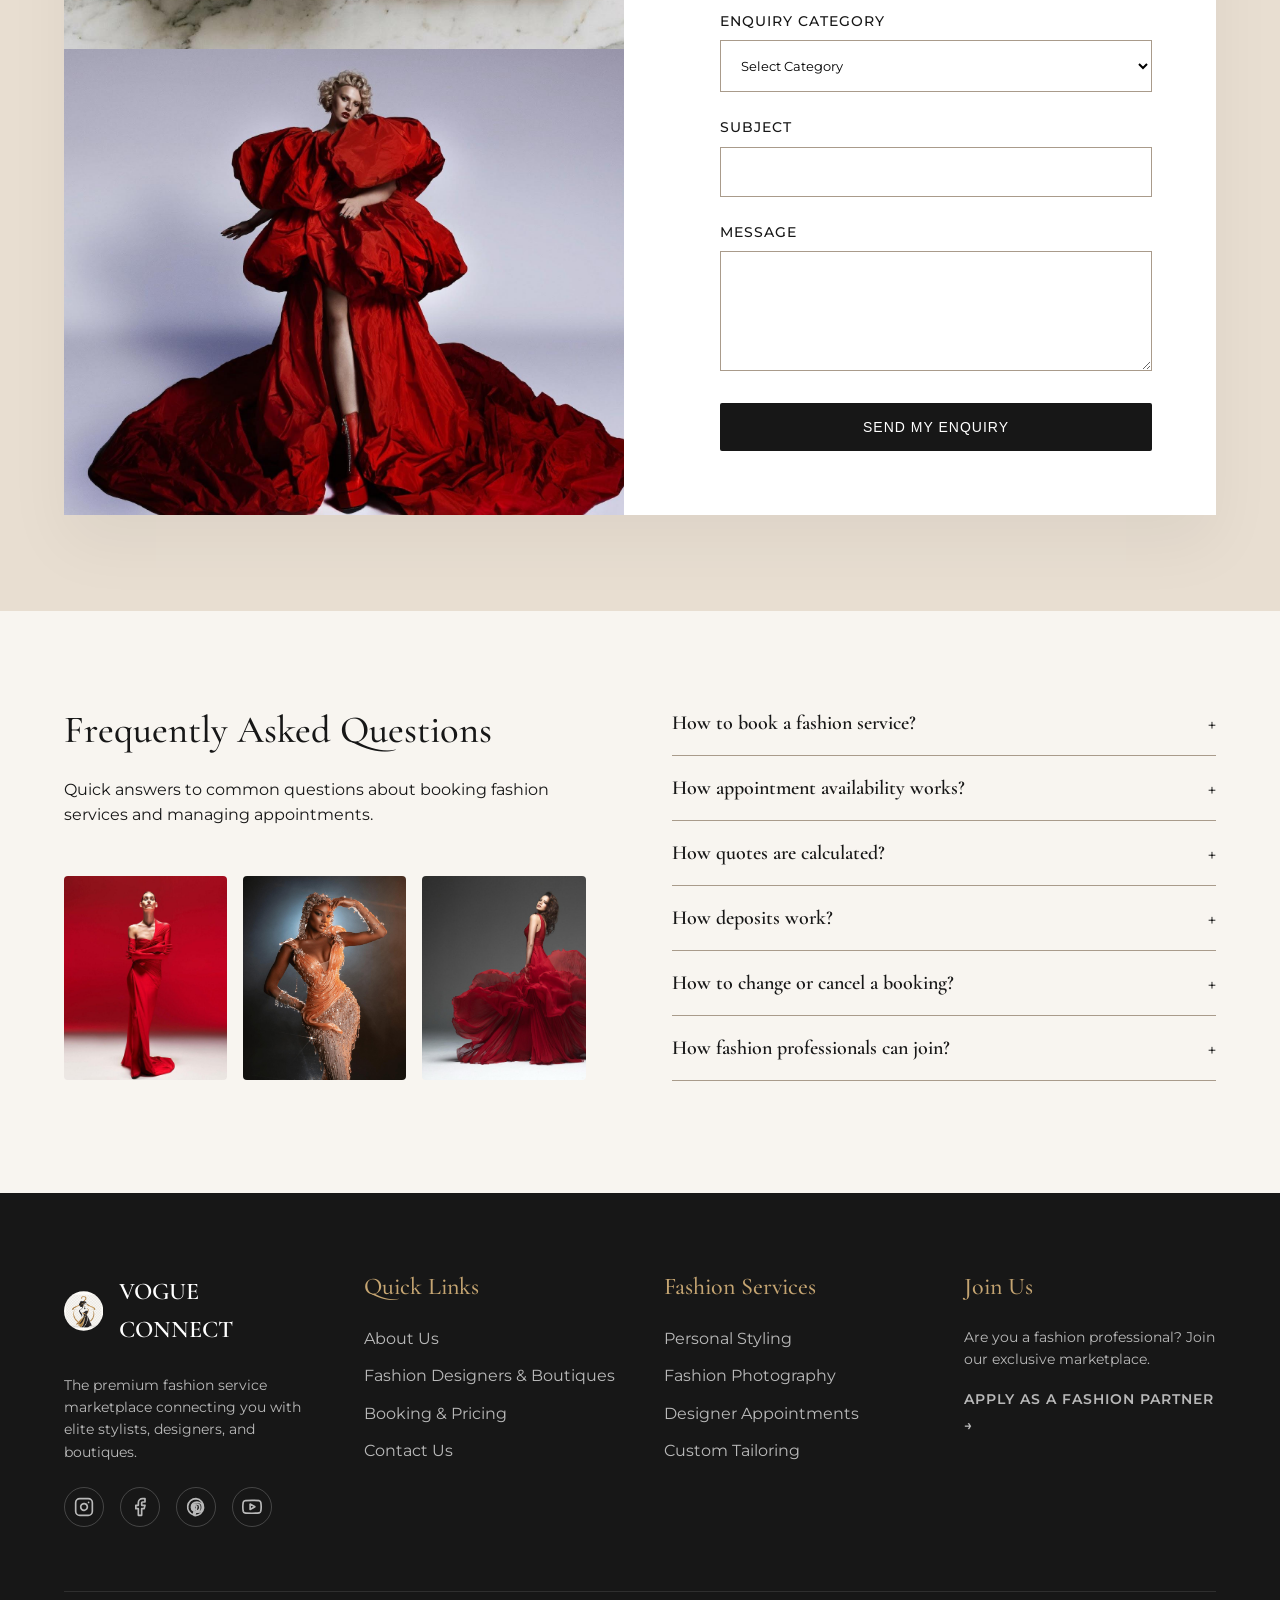
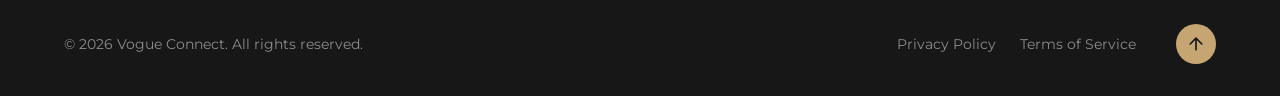
<file: contact.html>
<!DOCTYPE html>
<html lang="en">
<head>
  <meta charset="UTF-8">
  <meta name="viewport" content="width=device-width, initial-scale=1.0">
  <title>Contact Us | Fashion Apparel Marketplace</title>
  <meta name="description" content="Get in touch with Vogue Connect for booking enquiries, partner requests, or support.">
  <link rel="stylesheet" href="assets/css/style.css">
  <link rel="icon" type="image/svg+xml" href="images/favicon.svg">
</head>
<body>

  <!-- Navbar -->
  <nav class="navbar">
    <a href="index.html" class="nav-brand">
      <svg viewBox="0 0 100 100" width="40" height="40" xmlns="http://www.w3.org/2000/svg" style="border-radius: 50%; box-shadow: 0 2px 8px rgba(0,0,0,0.1); background-color: #ffffff;">
        <circle cx="50" cy="50" r="50" fill="#ffffff" />
        <image href="images/logo.png" x="5" y="5" width="90" height="90" style="mix-blend-mode: multiply;" />
      </svg>
      <span>VOGUE CONNECT</span>
    </a>
    <div class="nav-links">
      <a href="index.html">Home</a>
      <a href="about.html">About Us</a>
      <a href="services.html">Services</a>
      <a href="fashion-designers.html">Designers</a>
      <a href="booking.html">Booking</a>
      <a href="contact.html" class="active">Contact Us</a>
      <a href="#" data-modal="quickBookModal" class="btn btn-primary" style="padding: 0.5rem 1rem;">Book Now</a>
    </div>
    <div class="hamburger">
      <span></span>
      <span></span>
      <span></span>
    </div>
  </nav>

  <!-- Section 1: Contact Hero -->
  <section class="section text-center" style="padding-top: 150px; padding-bottom: 80px; background: var(--soft-ivory);">
    <div class="container fade-in">
      <h1 class="heading-lg" style="margin-bottom: 2rem;">Let's Talk Fashion.</h1>
      <p class="text-lg" style="margin-bottom: 2rem; max-width: 800px; margin-inline: auto;">Whether you are a customer looking for the perfect stylist, or a fashion professional looking to partner with us, we are here to help.</p>
    </div>
  </section>

  <!-- Section 2: Contact Options -->
  <section class="section bg-white">
    <div class="container fade-in text-center">
      <h2 class="heading-md" style="margin-bottom: 4rem;">How Can We Assist You?</h2>
      
      <div class="grid-4" style="text-align: left;">
        <div class="service-card" style="padding: 0; box-shadow: none; border-bottom: 3px solid var(--champagne-gold);">
          <img src="images/image-75.png" alt="Booking Enquiries" style="height: 200px; width: 100%; object-fit: cover;">
          <div style="padding: 1.5rem; background: var(--white);">
            <h4 class="heading-sm" style="margin-bottom: 0.5rem;">Booking Enquiries</h4>
            <p class="text-sm">Questions about your current reservations.</p>
            <p class="text-sm text-gold" style="margin-top: 1rem;">bookings@vogueconnect.demo</p>
          </div>
        </div>
        <div class="service-card" style="padding: 0; box-shadow: none; border-bottom: 3px solid var(--champagne-gold);">
          <img src="images/image-76.png" alt="Partner Enquiries" style="height: 200px; width: 100%; object-fit: cover;">
          <div style="padding: 1.5rem; background: var(--white);">
            <h4 class="heading-sm" style="margin-bottom: 0.5rem;">Partner Enquiries</h4>
            <p class="text-sm">Join our platform as a fashion expert.</p>
            <p class="text-sm text-gold" style="margin-top: 1rem;">partners@vogueconnect.demo</p>
          </div>
        </div>
        <div class="service-card" style="padding: 0; box-shadow: none; border-bottom: 3px solid var(--champagne-gold);">
          <img src="images/image-77.png" alt="Service Pricing" style="height: 200px; width: 100%; object-fit: cover;">
          <div style="padding: 1.5rem; background: var(--white);">
            <h4 class="heading-sm" style="margin-bottom: 0.5rem;">Service & Pricing</h4>
            <p class="text-sm">Need help understanding our quotes.</p>
            <p class="text-sm text-gold" style="margin-top: 1rem;">pricing@vogueconnect.demo</p>
          </div>
        </div>
        <div class="service-card" style="padding: 0; box-shadow: none; border-bottom: 3px solid var(--champagne-gold);">
          <img src="images/image-78.png" alt="General Support" style="height: 200px; width: 100%; object-fit: cover;">
          <div style="padding: 1.5rem; background: var(--white);">
            <h4 class="heading-sm" style="margin-bottom: 0.5rem;">General Support</h4>
            <p class="text-sm">Technical support or media inquiries.</p>
            <p class="text-sm text-gold" style="margin-top: 1rem;">+1 (555) 123-4567</p>
          </div>
        </div>
      </div>
    </div>
  </section>

  <!-- Section 3: Contact Form -->
  <section class="section bg-beige">
    <div class="container fade-in">
      <div class="grid-2 contact-card-grid" style="align-items: center; background: var(--white); box-shadow: 0 30px 60px rgba(0,0,0,0.05); overflow: hidden;">
        <div class="contact-image-col" style="display: flex; flex-direction: column; height: 100%;">
          <img src="images/image-79.png" alt="Fashion Customer Service" style="height: 50%; width: 100%; object-fit: cover;">
          <img src="images/image-80.png" alt="Support Office" style="height: 50%; width: 100%; object-fit: cover;">
        </div>
        
        <div class="contact-form-col" style="padding: 4rem;">
          <h2 class="heading-md" style="margin-bottom: 1.5rem;">Send an Enquiry</h2>
          <p class="text-md" style="margin-bottom: 2rem;">Fill out the form below and a representative will get back to you shortly.</p>
          
          <form>
            <div class="form-group">
              <label class="form-label">Full Name</label>
              <input type="text" class="form-control" required>
            </div>
            <div class="form-group">
              <label class="form-label">Email Address</label>
              <input type="email" class="form-control" required>
            </div>
            <div class="form-group">
              <label class="form-label">Enquiry Category</label>
              <select class="form-control" required>
                <option value="">Select Category</option>
                <option value="booking">Booking Assistance</option>
                <option value="partner">Partner Application</option>
                <option value="support">General Support</option>
              </select>
            </div>
            <div class="form-group">
              <label class="form-label">Subject</label>
              <input type="text" class="form-control" required>
            </div>
            <div class="form-group">
              <label class="form-label">Message</label>
              <textarea class="form-control" required></textarea>
            </div>
            <button type="submit" class="btn btn-primary" style="width: 100%;">Send My Enquiry</button>
            <div class="form-feedback"></div>
          </form>
        </div>
      </div>
    </div>
  </section>

  <!-- Section 4: Frequently Asked Questions -->
  <section class="section bg-ivory">
    <div class="container fade-in">
      <div class="grid-2" style="gap: 4rem; align-items: flex-start;">
        <div>
          <h2 class="heading-md" style="margin-bottom: 1.5rem;">Frequently Asked Questions</h2>
          <p class="text-md" style="margin-bottom: 2rem;">Quick answers to common questions about booking fashion services and managing appointments.</p>
          
          <div style="display: flex; gap: 1rem; margin-top: 3rem;">
            <img src="images/image-81.png" alt="FAQ 1" style="width: 30%; border-radius: 4px; object-fit: cover;">
            <img src="images/image-82.png" alt="FAQ 2" style="width: 30%; border-radius: 4px; object-fit: cover;">
            <img src="images/image-83.png" alt="FAQ 3" style="width: 30%; border-radius: 4px; object-fit: cover;">
          </div>
        </div>
        
        <div>
          <div class="faq-item">
            <div class="faq-question">How to book a fashion service? <span>+</span></div>
            <div class="faq-answer">
              <p class="text-sm">Simply navigate to the Booking page, select your desired service and provider, choose an available date and time, and confirm your request by paying the deposit.</p>
            </div>
          </div>
          <div class="faq-item">
            <div class="faq-question">How appointment availability works? <span>+</span></div>
            <div class="faq-answer">
              <p class="text-sm">Providers set their own schedules. Once you select a date on the calendar, the system will instantly display the remaining time slots available for that specific professional.</p>
            </div>
          </div>
          <div class="faq-item">
            <div class="faq-question">How quotes are calculated? <span>+</span></div>
            <div class="faq-answer">
              <p class="text-sm">Pricing dynamically updates based on the service's base rate and any selected optional add-ons, ensuring complete transparency before confirmation.</p>
            </div>
          </div>
          <div class="faq-item">
            <div class="faq-question">How deposits work? <span>+</span></div>
            <div class="faq-answer">
              <p class="text-sm">A 30% deposit is required to secure your appointment. This guarantees your slot. The remaining balance is handled directly with the provider upon completion.</p>
            </div>
          </div>
          <div class="faq-item">
            <div class="faq-question">How to change or cancel a booking? <span>+</span></div>
            <div class="faq-answer">
              <p class="text-sm">You can reschedule your appointment up to 48 hours prior without losing your deposit. Cancellations within 48 hours may forfeit the deposit amount.</p>
            </div>
          </div>
          <div class="faq-item">
            <div class="faq-question">How fashion professionals can join? <span>+</span></div>
            <div class="faq-answer">
              <p class="text-sm">Professionals can apply using the "Become a Fashion Partner" form. Our curation team will review your portfolio and reach out for onboarding.</p>
            </div>
          </div>
        </div>
      </div>
    </div>
  </section>

  <!-- Footer -->
  <footer class="footer">
    <div class="container">
      <div class="footer-grid">
        <div class="footer-col">
          <a href="index.html" class="nav-brand" style="color: var(--white); margin-bottom: 1.5rem;">
            <svg viewBox="0 0 100 100" width="40" height="40" xmlns="http://www.w3.org/2000/svg">
              <circle cx="50" cy="50" r="50" fill="#fdfbf7" />
              <image href="images/logo.png" x="5" y="5" width="90" height="90" style="mix-blend-mode: multiply;" />
            </svg>
            <span>VOGUE CONNECT</span>
          </a>
          <p class="text-sm" style="color: rgba(255,255,255,0.7); margin-bottom: 1.5rem;">The premium fashion service marketplace connecting you with elite stylists, designers, and boutiques.</p>
          <div class="social-links">
            <a href="#" aria-label="Instagram"><svg viewBox="0 0 24 24" width="20" height="20" fill="none" stroke="currentColor" stroke-width="2" stroke-linecap="round" stroke-linejoin="round"><rect x="2" y="2" width="20" height="20" rx="5" ry="5"></rect><path d="M16 11.37A4 4 0 1 1 12.63 8 4 4 0 0 1 16 11.37z"></path><line x1="17.5" y1="6.5" x2="17.51" y2="6.5"></line></svg></a>
            <a href="#" aria-label="Facebook"><svg viewBox="0 0 24 24" width="20" height="20" fill="none" stroke="currentColor" stroke-width="2" stroke-linecap="round" stroke-linejoin="round"><path d="M18 2h-3a5 5 0 0 0-5 5v3H7v4h3v8h4v-8h3l1-4h-4V7a1 1 0 0 1 1-1h3z"></path></svg></a>
            <a href="#" aria-label="Pinterest"><svg viewBox="0 0 24 24" width="20" height="20" fill="none" stroke="currentColor" stroke-width="2" stroke-linecap="round" stroke-linejoin="round"><path d="M12 2a10 10 0 0 0-2.8 19.6c-.1-.7-.2-1.7 0-2.4l1.2-5s-.3-.6-.3-1.4c0-1.3.8-2.3 1.7-2.3.8 0 1.2.6 1.2 1.3 0 .8-.5 2-.8 3.1-.2 1 .5 1.8 1.4 1.8 1.7 0 3-1.8 3-4.4 0-2.3-1.6-3.9-4-3.9-2.7 0-4.3 2-4.3 4.1 0 .8.3 1.7.7 2.2.1.1.1.2 0 .4l-.2.9c0 .2-.1.2-.3.1-1.2-.6-2-2.4-2-3.9 0-3.2 2.3-6.1 6.7-6.1 3.5 0 6.3 2.5 6.3 5.9 0 3.5-2.2 6.3-5.3 6.3-1 0-2-.5-2.4-1.2l-.6 2.4c-.2.9-.8 2-1.2 2.7A10 10 0 1 0 12 2z"></path></svg></a>
            <a href="#" aria-label="YouTube"><svg viewBox="0 0 24 24" width="20" height="20" fill="none" stroke="currentColor" stroke-width="2" stroke-linecap="round" stroke-linejoin="round"><path d="M22.54 6.42a2.78 2.78 0 0 0-1.94-2C18.88 4 12 4 12 4s-6.88 0-8.6.46a2.78 2.78 0 0 0-1.94 2A29 29 0 0 0 1 11.75a29 29 0 0 0 .46 5.33A2.78 2.78 0 0 0 3.4 19c1.72.46 8.6.46 8.6.46s6.88 0 8.6-.46a2.78 2.78 0 0 0 1.94-2 29 29 0 0 0 .46-5.25 29 29 0 0 0-.46-5.33z"></path><polygon points="9.75 15.02 15.5 11.75 9.75 8.48 9.75 15.02"></polygon></svg></a>
          </div>
        </div>
        <div class="footer-col">
          <h4>Quick Links</h4>
          <ul>
            <li><a href="about.html">About Us</a></li>
            <li><a href="fashion-designers.html">Fashion Designers & Boutiques</a></li>
            <li><a href="booking.html">Booking & Pricing</a></li>
            <li><a href="contact.html">Contact Us</a></li>
          </ul>
        </div>
        <div class="footer-col">
          <h4>Fashion Services</h4>
          <ul>
            <li><a href="services.html">Personal Styling</a></li>
            <li><a href="services.html">Fashion Photography</a></li>
            <li><a href="services.html">Designer Appointments</a></li>
            <li><a href="services.html">Custom Tailoring</a></li>
          </ul>
        </div>
        <div class="footer-col">
          <h4>Join Us</h4>
          <p class="text-sm" style="color: rgba(255,255,255,0.7); margin-bottom: 1rem;">Are you a fashion professional? Join our exclusive marketplace.</p>
          <a href="#" data-modal="partnerModal" class="text-gold text-sm" style="text-transform: uppercase; font-weight: 600; letter-spacing: 1px;">Apply as a Fashion Partner &rarr;</a>
        </div>
      </div>
      <div class="footer-bottom">
        <p>&copy; 2026 Vogue Connect. All rights reserved.</p>
        <div style="display: flex; gap: 1.5rem; align-items: center;">
          <a href="#">Privacy Policy</a>
          <a href="#">Terms of Service</a>
          <a href="#" class="scroll-top" onclick="window.scrollTo({top: 0, behavior: 'smooth'}); return false;" aria-label="Back to Top">
            <svg viewBox="0 0 24 24" width="20" height="20" fill="none" stroke="currentColor" stroke-width="2" stroke-linecap="round" stroke-linejoin="round"><path d="M12 19V5M5 12l7-7 7 7"/></svg>
          </a>
        </div>
      </div>
    </div>
  </footer>

  <!-- Partner Enquiry Modal -->
  <div class="modal-overlay" id="partnerModal">
    <div class="modal-content">
      <button class="modal-close">&times;</button>
      <h3 class="heading-sm" style="margin-bottom: 0.5rem;">Become a Fashion Partner</h3>
      <p class="text-sm" style="margin-bottom: 2rem;">Join our marketplace as a verified professional.</p>
      
      <form>
        <div class="form-group">
          <label class="form-label">Full Name</label>
          <input type="text" class="form-control" required>
        </div>
        <div class="form-group">
          <label class="form-label">Email Address</label>
          <input type="email" class="form-control" required>
        </div>
        <div class="form-group">
          <label class="form-label">Business Name</label>
          <input type="text" class="form-control" required>
        </div>
        <div class="form-group">
          <label class="form-label">Specialty</label>
          <select class="form-control" required>
            <option value="">Select Specialty</option>
            <option value="stylist">Stylist</option>
            <option value="designer">Designer</option>
            <option value="photographer">Photographer</option>
            <option value="boutique">Boutique</option>
          </select>
        </div>
        <div class="form-group">
          <label class="form-label">Introduction / Portfolio Link</label>
          <textarea class="form-control" required></textarea>
        </div>
        <button type="submit" class="btn btn-primary" style="width: 100%;">Submit Application</button>
        <div class="form-feedback"></div>
      </form>
    </div>
  </div>

  <script src="assets/js/main.js"></script>
      <!-- Quick Booking Modal -->
  <div class="modal-overlay" id="quickBookModal">
    <div class="modal-content text-center">
      <button class="modal-close">&times;</button>
      <h3 class="heading-sm" style="margin-bottom: 0.5rem;">Book an Appointment</h3>
      <p class="text-sm" style="margin-bottom: 2rem;">Schedule your personalized fashion experience.</p>
      
      <form style="text-align: left;">
        <div class="form-group">
          <label class="form-label">Service Type</label>
          <select class="form-control" required>
            <option value="">Select a service</option>
            <option value="styling">Personal Styling</option>
            <option value="tailoring">Custom Tailoring</option>
            <option value="photography">Fashion Photography</option>
            <option value="consultation">Designer Consultation</option>
          </select>
        </div>
        <div class="grid-2" style="gap: 1rem;">
          <div class="form-group">
            <label class="form-label">Preferred Date</label>
            <input type="date" class="form-control" required>
          </div>
          <div class="form-group">
            <label class="form-label">Preferred Time</label>
            <select class="form-control" required>
              <option value="">Select a time</option>
              <option value="morning">Morning (9AM - 12PM)</option>
              <option value="afternoon">Afternoon (1PM - 4PM)</option>
              <option value="evening">Evening (5PM - 8PM)</option>
            </select>
          </div>
        </div>
        <div class="form-group">
          <label class="form-label">Your Name</label>
          <input type="text" class="form-control" placeholder="Jane Doe" required>
        </div>
        <div class="form-group" style="margin-bottom: 2rem;">
          <label class="form-label">Email Address</label>
          <input type="email" class="form-control" placeholder="jane@example.com" required>
        </div>
        <button type="submit" class="btn btn-primary" style="width: 100%;">Confirm Booking</button>
        <div class="form-feedback"></div>
      </form>
    </div>
  </div>
</body>
</html>
</file>
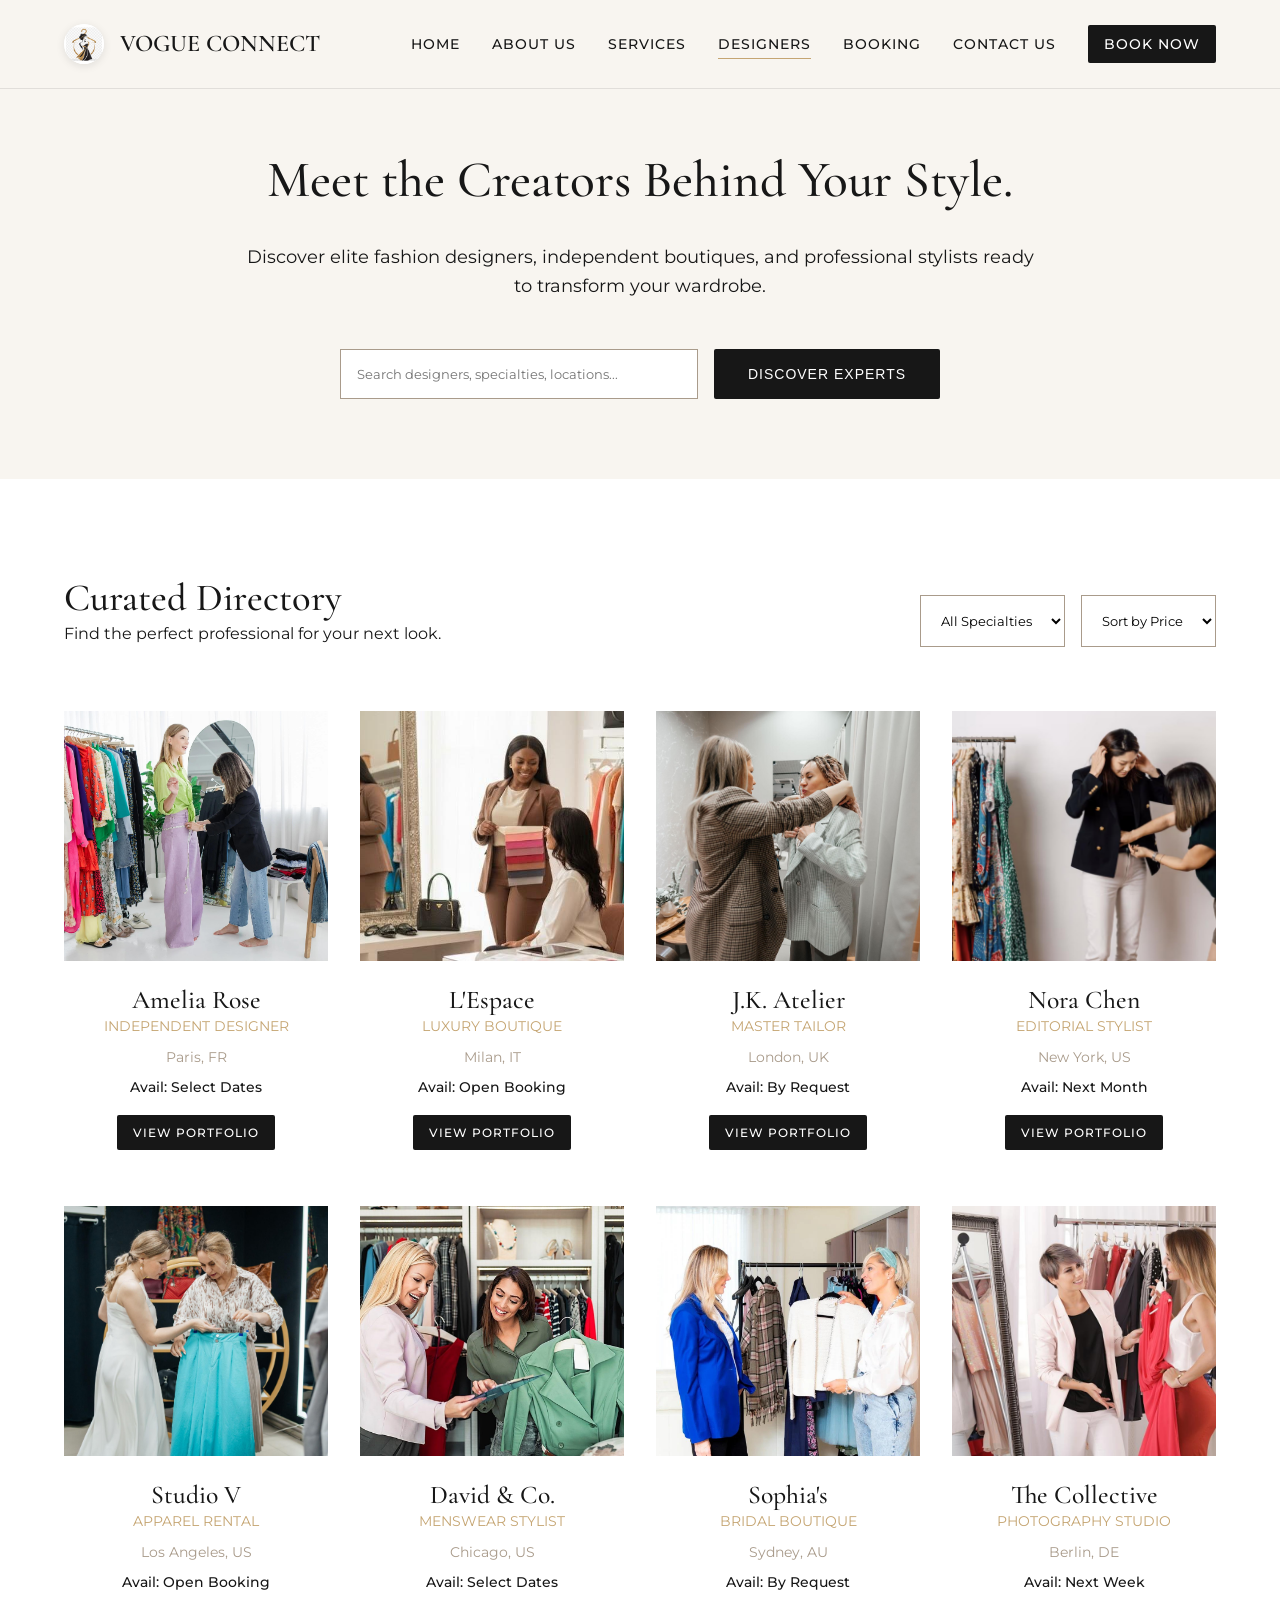
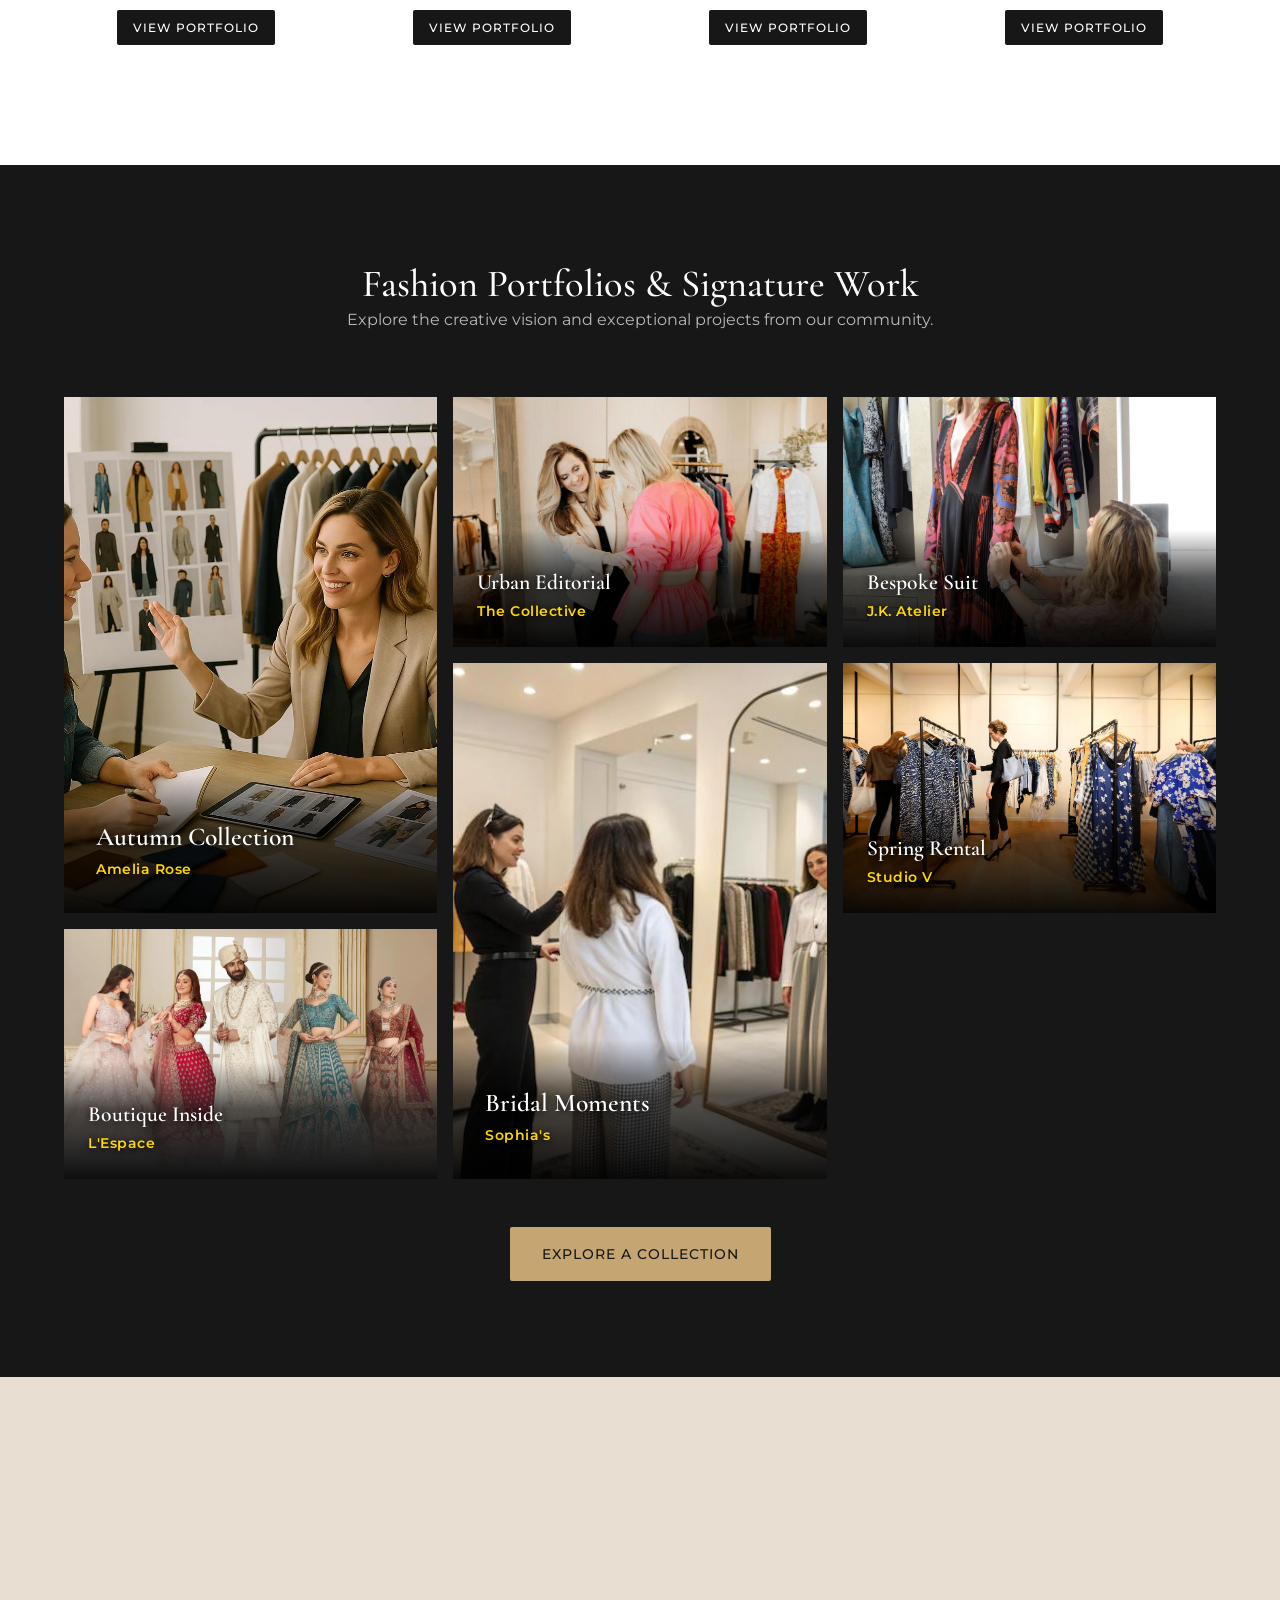
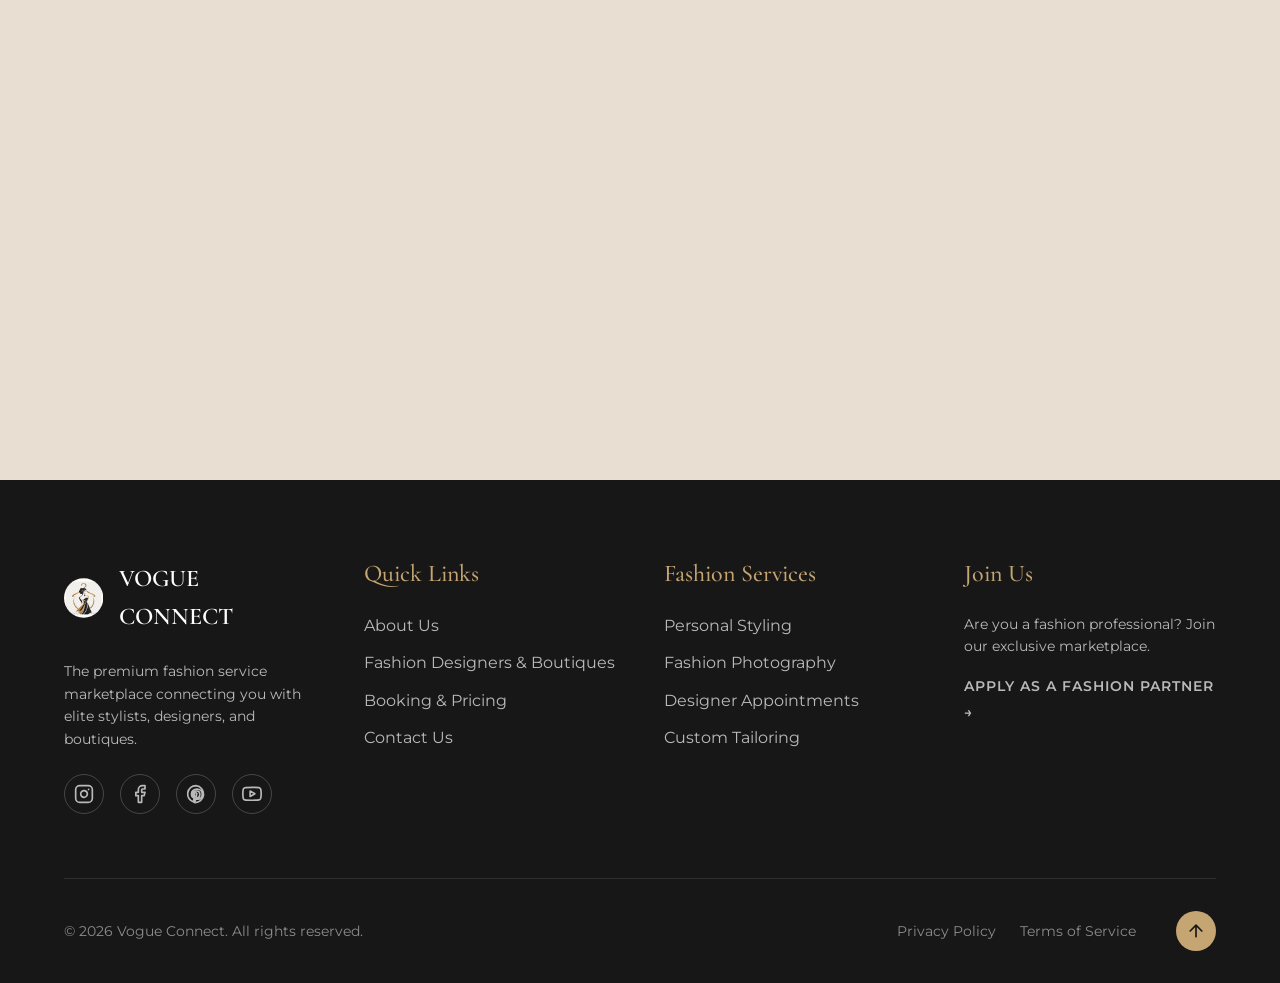
<file: fashion-designers.html>
<!DOCTYPE html>
<html lang="en">
<head>
  <meta charset="UTF-8">
  <meta name="viewport" content="width=device-width, initial-scale=1.0">
  <title>Designers & Boutiques | Fashion Apparel Marketplace</title>
  <meta name="description" content="Meet the fashion professionals, designers, and boutiques on Vogue Connect.">
  <link rel="stylesheet" href="assets/css/style.css">
  <link rel="icon" type="image/svg+xml" href="images/favicon.svg">
</head>
<body>

  <!-- Navbar -->
  <nav class="navbar">
    <a href="index.html" class="nav-brand">
      <svg viewBox="0 0 100 100" width="40" height="40" xmlns="http://www.w3.org/2000/svg" style="border-radius: 50%; box-shadow: 0 2px 8px rgba(0,0,0,0.1); background-color: #ffffff;">
        <circle cx="50" cy="50" r="50" fill="#ffffff" />
        <image href="images/logo.png" x="5" y="5" width="90" height="90" style="mix-blend-mode: multiply;" />
      </svg>
      <span>VOGUE CONNECT</span>
    </a>
    <div class="nav-links">
      <a href="index.html">Home</a>
      <a href="about.html">About Us</a>
      <a href="services.html">Services</a>
      <a href="fashion-designers.html" class="active">Designers</a>
      <a href="booking.html">Booking</a>
      <a href="contact.html">Contact Us</a>
      <a href="#" data-modal="quickBookModal" class="btn btn-primary" style="padding: 0.5rem 1rem;">Book Now</a>
    </div>
    <div class="hamburger">
      <span></span>
      <span></span>
      <span></span>
    </div>
  </nav>

  <!-- Section 1: Designers & Boutiques Hero -->
  <section class="section text-center" style="padding-top: 150px; padding-bottom: 80px; background: var(--soft-ivory);">
    <div class="container fade-in">
      <h1 class="heading-lg" style="margin-bottom: 2rem;">Meet the Creators Behind Your Style.</h1>
      <p class="text-lg" style="margin-bottom: 3rem; max-width: 800px; margin-inline: auto;">Discover elite fashion designers, independent boutiques, and professional stylists ready to transform your wardrobe.</p>
      
      <div style="display: flex; gap: 1rem; flex-wrap: wrap; justify-content: center; max-width: 600px; margin: 0 auto;">
        <input type="text" class="form-control" placeholder="Search designers, specialties, locations..." style="flex: 2; min-width: 200px;">
        <button class="btn btn-primary" style="flex: 1; white-space: nowrap;">Discover Experts</button>
      </div>
    </div>
  </section>

  <!-- Section 2: Curated Designer Directory -->
  <section class="section bg-white">
    <div class="container fade-in">
      <div class="section-header-flex" style="margin-bottom: 4rem;">
        <div>
          <h2 class="heading-md">Curated Directory</h2>
          <p class="text-md">Find the perfect professional for your next look.</p>
        </div>
        <div style="display: flex; gap: 1rem;">
          <select class="form-control" style="width: auto;">
            <option>All Specialties</option>
            <option>Stylist</option>
            <option>Designer</option>
            <option>Boutique</option>
          </select>
          <select class="form-control" style="width: auto;">
            <option>Sort by Price</option>
            <option>Low to High</option>
            <option>High to Low</option>
          </select>
        </div>
      </div>
      
      <div class="grid-4">
        <!-- Profile 1 -->
        <div class="service-card text-center" style="padding: 0;">
          <div style="height: 250px; overflow: hidden;"><img src="images/image-51.png" alt="Profile" style="width: 100%; height: 100%; object-fit: cover;"></div>
          <div style="padding: 1.5rem;">
            <h4 class="heading-sm">Amelia Rose</h4>
            <p class="text-sm text-gold" style="text-transform: uppercase; margin-bottom: 0.5rem;">Independent Designer</p>
            <p class="text-sm" style="color: var(--muted-taupe); margin-bottom: 0.5rem;">Paris, FR</p>
            <p class="text-sm" style="margin-bottom: 1rem; font-weight: 500;">Avail: Select Dates</p>
            <div style="display: flex; gap: 0.5rem; justify-content: center;">
              <a href="booking.html" class="btn btn-primary" style="padding: 0.5rem 1rem; font-size: 0.75rem;">View Portfolio</a>
            </div>
          </div>
        </div>
        <!-- Profile 2 -->
        <div class="service-card text-center" style="padding: 0;">
          <div style="height: 250px; overflow: hidden;"><img src="images/image-52.png" alt="Profile" style="width: 100%; height: 100%; object-fit: cover;"></div>
          <div style="padding: 1.5rem;">
            <h4 class="heading-sm">L'Espace</h4>
            <p class="text-sm text-gold" style="text-transform: uppercase; margin-bottom: 0.5rem;">Luxury Boutique</p>
            <p class="text-sm" style="color: var(--muted-taupe); margin-bottom: 0.5rem;">Milan, IT</p>
            <p class="text-sm" style="margin-bottom: 1rem; font-weight: 500;">Avail: Open Booking</p>
            <div style="display: flex; gap: 0.5rem; justify-content: center;">
              <a href="booking.html" class="btn btn-primary" style="padding: 0.5rem 1rem; font-size: 0.75rem;">View Portfolio</a>
            </div>
          </div>
        </div>
        <!-- Profile 3 -->
        <div class="service-card text-center" style="padding: 0;">
          <div style="height: 250px; overflow: hidden;"><img src="images/image-53.png" alt="Profile" style="width: 100%; height: 100%; object-fit: cover;"></div>
          <div style="padding: 1.5rem;">
            <h4 class="heading-sm">J.K. Atelier</h4>
            <p class="text-sm text-gold" style="text-transform: uppercase; margin-bottom: 0.5rem;">Master Tailor</p>
            <p class="text-sm" style="color: var(--muted-taupe); margin-bottom: 0.5rem;">London, UK</p>
            <p class="text-sm" style="margin-bottom: 1rem; font-weight: 500;">Avail: By Request</p>
            <div style="display: flex; gap: 0.5rem; justify-content: center;">
              <a href="booking.html" class="btn btn-primary" style="padding: 0.5rem 1rem; font-size: 0.75rem;">View Portfolio</a>
            </div>
          </div>
        </div>
        <!-- Profile 4 -->
        <div class="service-card text-center" style="padding: 0;">
          <div style="height: 250px; overflow: hidden;"><img src="images/image-54.png" alt="Profile" style="width: 100%; height: 100%; object-fit: cover;"></div>
          <div style="padding: 1.5rem;">
            <h4 class="heading-sm">Nora Chen</h4>
            <p class="text-sm text-gold" style="text-transform: uppercase; margin-bottom: 0.5rem;">Editorial Stylist</p>
            <p class="text-sm" style="color: var(--muted-taupe); margin-bottom: 0.5rem;">New York, US</p>
            <p class="text-sm" style="margin-bottom: 1rem; font-weight: 500;">Avail: Next Month</p>
            <div style="display: flex; gap: 0.5rem; justify-content: center;">
              <a href="booking.html" class="btn btn-primary" style="padding: 0.5rem 1rem; font-size: 0.75rem;">View Portfolio</a>
            </div>
          </div>
        </div>
        <!-- Profile 5 -->
        <div class="service-card text-center" style="padding: 0;">
          <div style="height: 250px; overflow: hidden;"><img src="images/image-55.png" alt="Profile" style="width: 100%; height: 100%; object-fit: cover;"></div>
          <div style="padding: 1.5rem;">
            <h4 class="heading-sm">Studio V</h4>
            <p class="text-sm text-gold" style="text-transform: uppercase; margin-bottom: 0.5rem;">Apparel Rental</p>
            <p class="text-sm" style="color: var(--muted-taupe); margin-bottom: 0.5rem;">Los Angeles, US</p>
            <p class="text-sm" style="margin-bottom: 1rem; font-weight: 500;">Avail: Open Booking</p>
            <div style="display: flex; gap: 0.5rem; justify-content: center;">
              <a href="booking.html" class="btn btn-primary" style="padding: 0.5rem 1rem; font-size: 0.75rem;">View Portfolio</a>
            </div>
          </div>
        </div>
        <!-- Profile 6 -->
        <div class="service-card text-center" style="padding: 0;">
          <div style="height: 250px; overflow: hidden;"><img src="images/image-56.png" alt="Profile" style="width: 100%; height: 100%; object-fit: cover;"></div>
          <div style="padding: 1.5rem;">
            <h4 class="heading-sm">David & Co.</h4>
            <p class="text-sm text-gold" style="text-transform: uppercase; margin-bottom: 0.5rem;">Menswear Stylist</p>
            <p class="text-sm" style="color: var(--muted-taupe); margin-bottom: 0.5rem;">Chicago, US</p>
            <p class="text-sm" style="margin-bottom: 1rem; font-weight: 500;">Avail: Select Dates</p>
            <div style="display: flex; gap: 0.5rem; justify-content: center;">
              <a href="booking.html" class="btn btn-primary" style="padding: 0.5rem 1rem; font-size: 0.75rem;">View Portfolio</a>
            </div>
          </div>
        </div>
        <!-- Profile 7 -->
        <div class="service-card text-center" style="padding: 0;">
          <div style="height: 250px; overflow: hidden;"><img src="images/image-57.png" alt="Profile" style="width: 100%; height: 100%; object-fit: cover;"></div>
          <div style="padding: 1.5rem;">
            <h4 class="heading-sm">Sophia's</h4>
            <p class="text-sm text-gold" style="text-transform: uppercase; margin-bottom: 0.5rem;">Bridal Boutique</p>
            <p class="text-sm" style="color: var(--muted-taupe); margin-bottom: 0.5rem;">Sydney, AU</p>
            <p class="text-sm" style="margin-bottom: 1rem; font-weight: 500;">Avail: By Request</p>
            <div style="display: flex; gap: 0.5rem; justify-content: center;">
              <a href="booking.html" class="btn btn-primary" style="padding: 0.5rem 1rem; font-size: 0.75rem;">View Portfolio</a>
            </div>
          </div>
        </div>
        <!-- Profile 8 -->
        <div class="service-card text-center" style="padding: 0;">
          <div style="height: 250px; overflow: hidden;"><img src="images/image-58.png" alt="Profile" style="width: 100%; height: 100%; object-fit: cover;"></div>
          <div style="padding: 1.5rem;">
            <h4 class="heading-sm">The Collective</h4>
            <p class="text-sm text-gold" style="text-transform: uppercase; margin-bottom: 0.5rem;">Photography Studio</p>
            <p class="text-sm" style="color: var(--muted-taupe); margin-bottom: 0.5rem;">Berlin, DE</p>
            <p class="text-sm" style="margin-bottom: 1rem; font-weight: 500;">Avail: Next Week</p>
            <div style="display: flex; gap: 0.5rem; justify-content: center;">
              <a href="booking.html" class="btn btn-primary" style="padding: 0.5rem 1rem; font-size: 0.75rem;">View Portfolio</a>
            </div>
          </div>
        </div>
      </div>
    </div>
  </section>

  <!-- Section 3: Fashion Portfolios & Signature Work -->
  <section class="section bg-black text-white">
    <div class="container fade-in">
      <div class="text-center" style="margin-bottom: 4rem;">
        <h2 class="heading-md" style="color: var(--white);">Fashion Portfolios & Signature Work</h2>
        <p class="text-md" style="color: rgba(255,255,255,0.7);">Explore the creative vision and exceptional projects from our community.</p>
      </div>
      
      <div class="grid-masonry" style="margin-bottom: 3rem;">
        <div style="grid-row: span 2; position: relative; overflow: hidden;" class="img-hover-zoom">
          <img src="images/image-59.png" alt="Portfolio 1" style="width: 100%; height: 100%; object-fit: cover;">
          <div style="position: absolute; bottom: 0; left: 0; width: 100%; padding: 3rem 2rem 2rem; background: linear-gradient(to top, rgba(0,0,0,0.95) 0%, rgba(0,0,0,0.65) 60%, transparent 100%);">
            <h4 class="heading-sm" style="color: #ffffff; font-weight: 600; text-shadow: 0 2px 8px rgba(0,0,0,0.95); margin-bottom: 0.35rem;">Autumn Collection</h4>
            <p class="text-sm" style="color: #FFD700; font-weight: 600; letter-spacing: 0.5px; text-shadow: 0 2px 6px rgba(0,0,0,0.95);">Amelia Rose</p>
          </div>
        </div>
        <div style="grid-row: span 1; position: relative; overflow: hidden;" class="img-hover-zoom">
          <img src="images/image-60.png" alt="Portfolio 2" style="width: 100%; height: 100%; object-fit: cover;">
          <div style="position: absolute; bottom: 0; left: 0; width: 100%; padding: 2.5rem 1.5rem 1.5rem; background: linear-gradient(to top, rgba(0,0,0,0.95) 0%, rgba(0,0,0,0.65) 60%, transparent 100%);">
            <h4 style="font-family: var(--font-heading); font-size: 1.35rem; color: #ffffff; font-weight: 600; text-shadow: 0 2px 8px rgba(0,0,0,0.95); margin-bottom: 0.25rem;">Urban Editorial</h4>
            <p class="text-sm" style="color: #FFD700; font-weight: 600; letter-spacing: 0.5px; text-shadow: 0 2px 6px rgba(0,0,0,0.95);">The Collective</p>
          </div>
        </div>
        <div style="grid-row: span 1; position: relative; overflow: hidden;" class="img-hover-zoom">
          <img src="images/image-61.png" alt="Portfolio 3" style="width: 100%; height: 100%; object-fit: cover;">
          <div style="position: absolute; bottom: 0; left: 0; width: 100%; padding: 2.5rem 1.5rem 1.5rem; background: linear-gradient(to top, rgba(0,0,0,0.95) 0%, rgba(0,0,0,0.65) 60%, transparent 100%);">
            <h4 style="font-family: var(--font-heading); font-size: 1.35rem; color: #ffffff; font-weight: 600; text-shadow: 0 2px 8px rgba(0,0,0,0.95); margin-bottom: 0.25rem;">Bespoke Suit</h4>
            <p class="text-sm" style="color: #FFD700; font-weight: 600; letter-spacing: 0.5px; text-shadow: 0 2px 6px rgba(0,0,0,0.95);">J.K. Atelier</p>
          </div>
        </div>
        <div style="grid-row: span 2; position: relative; overflow: hidden;" class="img-hover-zoom">
          <img src="images/image-62.png" alt="Portfolio 4" style="width: 100%; height: 100%; object-fit: cover;">
          <div style="position: absolute; bottom: 0; left: 0; width: 100%; padding: 3rem 2rem 2rem; background: linear-gradient(to top, rgba(0,0,0,0.95) 0%, rgba(0,0,0,0.65) 60%, transparent 100%);">
            <h4 class="heading-sm" style="color: #ffffff; font-weight: 600; text-shadow: 0 2px 8px rgba(0,0,0,0.95); margin-bottom: 0.35rem;">Bridal Moments</h4>
            <p class="text-sm" style="color: #FFD700; font-weight: 600; letter-spacing: 0.5px; text-shadow: 0 2px 6px rgba(0,0,0,0.95);">Sophia's</p>
          </div>
        </div>
        <div style="grid-row: span 1; position: relative; overflow: hidden;" class="img-hover-zoom">
          <img src="images/image-63.png" alt="Portfolio 5" style="width: 100%; height: 100%; object-fit: cover;">
          <div style="position: absolute; bottom: 0; left: 0; width: 100%; padding: 2.5rem 1.5rem 1.5rem; background: linear-gradient(to top, rgba(0,0,0,0.95) 0%, rgba(0,0,0,0.65) 60%, transparent 100%);">
            <h4 style="font-family: var(--font-heading); font-size: 1.35rem; color: #ffffff; font-weight: 600; text-shadow: 0 2px 8px rgba(0,0,0,0.95); margin-bottom: 0.25rem;">Spring Rental</h4>
            <p class="text-sm" style="color: #FFD700; font-weight: 600; letter-spacing: 0.5px; text-shadow: 0 2px 6px rgba(0,0,0,0.95);">Studio V</p>
          </div>
        </div>
        <div style="grid-row: span 1; position: relative; overflow: hidden;" class="img-hover-zoom">
          <img src="images/image-64.png" alt="Portfolio 6" style="width: 100%; height: 100%; object-fit: cover;">
          <div style="position: absolute; bottom: 0; left: 0; width: 100%; padding: 2.5rem 1.5rem 1.5rem; background: linear-gradient(to top, rgba(0,0,0,0.95) 0%, rgba(0,0,0,0.65) 60%, transparent 100%);">
            <h4 style="font-family: var(--font-heading); font-size: 1.35rem; color: #ffffff; font-weight: 600; text-shadow: 0 2px 8px rgba(0,0,0,0.95); margin-bottom: 0.25rem;">Boutique Inside</h4>
            <p class="text-sm" style="color: #FFD700; font-weight: 600; letter-spacing: 0.5px; text-shadow: 0 2px 6px rgba(0,0,0,0.95);">L'Espace</p>
          </div>
        </div>
      </div>
      
      <div class="text-center">
        <a href="services.html" class="btn btn-gold">Explore a Collection</a>
      </div>
    </div>
  </section>

  <!-- Section 4: Become a Fashion Partner -->
  <section class="section bg-beige">
    <div class="container fade-in">
      <div class="grid-2" style="align-items: center; background: var(--white); overflow: hidden; box-shadow: 0 30px 60px rgba(0,0,0,0.05);">
        <div class="partner-card-content">
          <h2 class="heading-md" style="margin-bottom: 1.5rem;">Join as a Fashion Partner</h2>
          <p class="text-md" style="margin-bottom: 1.5rem;">Elevate your fashion business by joining Vogue Connect. Access a global audience of clients looking for your specific expertise.</p>
          <ul style="margin-bottom: 2rem; display: flex; flex-direction: column; gap: 0.75rem;">
            <li class="text-sm" style="display: flex; gap: 0.5rem; align-items: center;"><span class="text-gold">&#10003;</span> Enhanced service and portfolio visibility</li>
            <li class="text-sm" style="display: flex; gap: 0.5rem; align-items: center;"><span class="text-gold">&#10003;</span> Intuitive appointment management</li>
            <li class="text-sm" style="display: flex; gap: 0.5rem; align-items: center;"><span class="text-gold">&#10003;</span> Automated booking and deposit workflows</li>
            <li class="text-sm" style="display: flex; gap: 0.5rem; align-items: center;"><span class="text-gold">&#10003;</span> Direct customer communication</li>
          </ul>
          <a href="#" data-modal="partnerModal" class="btn btn-primary partner-btn">Apply as a Fashion Partner</a>
        </div>
        <div style="height: 100%;">
          <img src="images/image-65.png" alt="Partner Program" style="width: 100%; height: 100%; object-fit: cover;">
        </div>
      </div>
    </div>
  </section>

  <!-- Footer -->
  <footer class="footer">
    <div class="container">
      <div class="footer-grid">
        <div class="footer-col">
          <a href="index.html" class="nav-brand" style="color: var(--white); margin-bottom: 1.5rem;">
            <svg viewBox="0 0 100 100" width="40" height="40" xmlns="http://www.w3.org/2000/svg">
              <circle cx="50" cy="50" r="50" fill="#fdfbf7" />
              <image href="images/logo.png" x="5" y="5" width="90" height="90" style="mix-blend-mode: multiply;" />
            </svg>
            <span>VOGUE CONNECT</span>
          </a>
          <p class="text-sm" style="color: rgba(255,255,255,0.7); margin-bottom: 1.5rem;">The premium fashion service marketplace connecting you with elite stylists, designers, and boutiques.</p>
          <div class="social-links">
            <a href="#" aria-label="Instagram"><svg viewBox="0 0 24 24" width="20" height="20" fill="none" stroke="currentColor" stroke-width="2" stroke-linecap="round" stroke-linejoin="round"><rect x="2" y="2" width="20" height="20" rx="5" ry="5"></rect><path d="M16 11.37A4 4 0 1 1 12.63 8 4 4 0 0 1 16 11.37z"></path><line x1="17.5" y1="6.5" x2="17.51" y2="6.5"></line></svg></a>
            <a href="#" aria-label="Facebook"><svg viewBox="0 0 24 24" width="20" height="20" fill="none" stroke="currentColor" stroke-width="2" stroke-linecap="round" stroke-linejoin="round"><path d="M18 2h-3a5 5 0 0 0-5 5v3H7v4h3v8h4v-8h3l1-4h-4V7a1 1 0 0 1 1-1h3z"></path></svg></a>
            <a href="#" aria-label="Pinterest"><svg viewBox="0 0 24 24" width="20" height="20" fill="none" stroke="currentColor" stroke-width="2" stroke-linecap="round" stroke-linejoin="round"><path d="M12 2a10 10 0 0 0-2.8 19.6c-.1-.7-.2-1.7 0-2.4l1.2-5s-.3-.6-.3-1.4c0-1.3.8-2.3 1.7-2.3.8 0 1.2.6 1.2 1.3 0 .8-.5 2-.8 3.1-.2 1 .5 1.8 1.4 1.8 1.7 0 3-1.8 3-4.4 0-2.3-1.6-3.9-4-3.9-2.7 0-4.3 2-4.3 4.1 0 .8.3 1.7.7 2.2.1.1.1.2 0 .4l-.2.9c0 .2-.1.2-.3.1-1.2-.6-2-2.4-2-3.9 0-3.2 2.3-6.1 6.7-6.1 3.5 0 6.3 2.5 6.3 5.9 0 3.5-2.2 6.3-5.3 6.3-1 0-2-.5-2.4-1.2l-.6 2.4c-.2.9-.8 2-1.2 2.7A10 10 0 1 0 12 2z"></path></svg></a>
            <a href="#" aria-label="YouTube"><svg viewBox="0 0 24 24" width="20" height="20" fill="none" stroke="currentColor" stroke-width="2" stroke-linecap="round" stroke-linejoin="round"><path d="M22.54 6.42a2.78 2.78 0 0 0-1.94-2C18.88 4 12 4 12 4s-6.88 0-8.6.46a2.78 2.78 0 0 0-1.94 2A29 29 0 0 0 1 11.75a29 29 0 0 0 .46 5.33A2.78 2.78 0 0 0 3.4 19c1.72.46 8.6.46 8.6.46s6.88 0 8.6-.46a2.78 2.78 0 0 0 1.94-2 29 29 0 0 0 .46-5.25 29 29 0 0 0-.46-5.33z"></path><polygon points="9.75 15.02 15.5 11.75 9.75 8.48 9.75 15.02"></polygon></svg></a>
          </div>
        </div>
        <div class="footer-col">
          <h4>Quick Links</h4>
          <ul>
            <li><a href="about.html">About Us</a></li>
            <li><a href="fashion-designers.html">Fashion Designers & Boutiques</a></li>
            <li><a href="booking.html">Booking & Pricing</a></li>
            <li><a href="contact.html">Contact Us</a></li>
          </ul>
        </div>
        <div class="footer-col">
          <h4>Fashion Services</h4>
          <ul>
            <li><a href="services.html">Personal Styling</a></li>
            <li><a href="services.html">Fashion Photography</a></li>
            <li><a href="services.html">Designer Appointments</a></li>
            <li><a href="services.html">Custom Tailoring</a></li>
          </ul>
        </div>
        <div class="footer-col">
          <h4>Join Us</h4>
          <p class="text-sm" style="color: rgba(255,255,255,0.7); margin-bottom: 1rem;">Are you a fashion professional? Join our exclusive marketplace.</p>
          <a href="#" data-modal="partnerModal" class="text-gold text-sm" style="text-transform: uppercase; font-weight: 600; letter-spacing: 1px;">Apply as a Fashion Partner &rarr;</a>
        </div>
      </div>
      <div class="footer-bottom">
        <p>&copy; 2026 Vogue Connect. All rights reserved.</p>
        <div style="display: flex; gap: 1.5rem; align-items: center;">
          <a href="#">Privacy Policy</a>
          <a href="#">Terms of Service</a>
          <a href="#" class="scroll-top" onclick="window.scrollTo({top: 0, behavior: 'smooth'}); return false;" aria-label="Back to Top">
            <svg viewBox="0 0 24 24" width="20" height="20" fill="none" stroke="currentColor" stroke-width="2" stroke-linecap="round" stroke-linejoin="round"><path d="M12 19V5M5 12l7-7 7 7"/></svg>
          </a>
        </div>
      </div>
    </div>
  </footer>

  <!-- Partner Enquiry Modal -->
  <div class="modal-overlay" id="partnerModal">
    <div class="modal-content">
      <button class="modal-close">&times;</button>
      <h3 class="heading-sm" style="margin-bottom: 0.5rem;">Become a Fashion Partner</h3>
      <p class="text-sm" style="margin-bottom: 2rem;">Join our marketplace as a verified professional.</p>
      
      <form>
        <div class="form-group">
          <label class="form-label">Full Name</label>
          <input type="text" class="form-control" required>
        </div>
        <div class="form-group">
          <label class="form-label">Email Address</label>
          <input type="email" class="form-control" required>
        </div>
        <div class="form-group">
          <label class="form-label">Business Name</label>
          <input type="text" class="form-control" required>
        </div>
        <div class="form-group">
          <label class="form-label">Specialty</label>
          <select class="form-control" required>
            <option value="">Select Specialty</option>
            <option value="stylist">Stylist</option>
            <option value="designer">Designer</option>
            <option value="photographer">Photographer</option>
            <option value="boutique">Boutique</option>
          </select>
        </div>
        <div class="form-group">
          <label class="form-label">Introduction / Portfolio Link</label>
          <textarea class="form-control" required></textarea>
        </div>
        <button type="submit" class="btn btn-primary" style="width: 100%;">Submit Application</button>
        <div class="form-feedback"></div>
      </form>
    </div>
  </div>

  <script src="assets/js/main.js"></script>
      <!-- Quick Booking Modal -->
  <div class="modal-overlay" id="quickBookModal">
    <div class="modal-content text-center">
      <button class="modal-close">&times;</button>
      <h3 class="heading-sm" style="margin-bottom: 0.5rem;">Book an Appointment</h3>
      <p class="text-sm" style="margin-bottom: 2rem;">Schedule your personalized fashion experience.</p>
      
      <form style="text-align: left;">
        <div class="form-group">
          <label class="form-label">Service Type</label>
          <select class="form-control" required>
            <option value="">Select a service</option>
            <option value="styling">Personal Styling</option>
            <option value="tailoring">Custom Tailoring</option>
            <option value="photography">Fashion Photography</option>
            <option value="consultation">Designer Consultation</option>
          </select>
        </div>
        <div class="grid-2" style="gap: 1rem;">
          <div class="form-group">
            <label class="form-label">Preferred Date</label>
            <input type="date" class="form-control" required>
          </div>
          <div class="form-group">
            <label class="form-label">Preferred Time</label>
            <select class="form-control" required>
              <option value="">Select a time</option>
              <option value="morning">Morning (9AM - 12PM)</option>
              <option value="afternoon">Afternoon (1PM - 4PM)</option>
              <option value="evening">Evening (5PM - 8PM)</option>
            </select>
          </div>
        </div>
        <div class="form-group">
          <label class="form-label">Your Name</label>
          <input type="text" class="form-control" placeholder="Jane Doe" required>
        </div>
        <div class="form-group" style="margin-bottom: 2rem;">
          <label class="form-label">Email Address</label>
          <input type="email" class="form-control" placeholder="jane@example.com" required>
        </div>
        <button type="submit" class="btn btn-primary" style="width: 100%;">Confirm Booking</button>
        <div class="form-feedback"></div>
      </form>
    </div>
  </div>
</body>
</html>
</file>
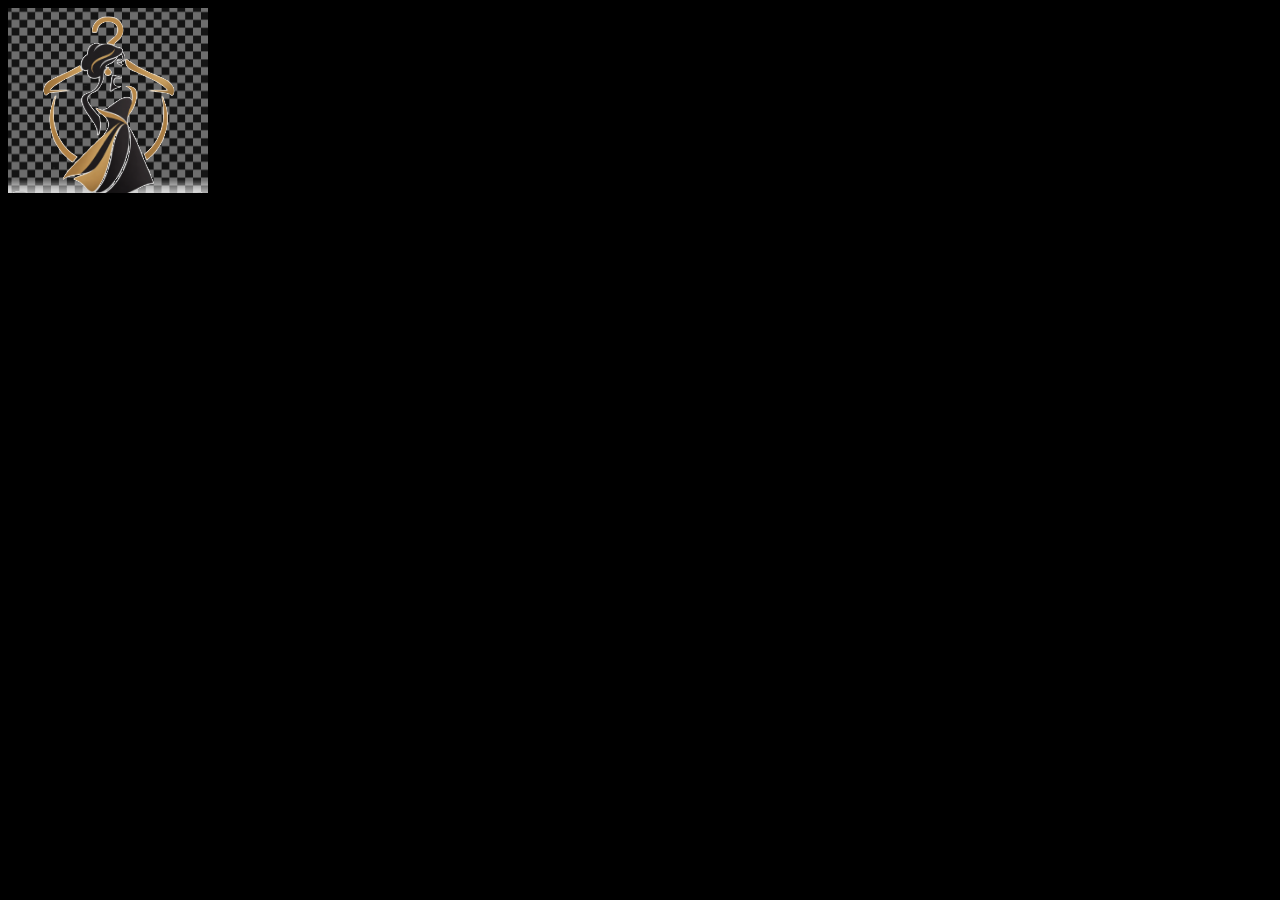
<file: scratch.html>
<!DOCTYPE html><html><head><style>body { background: black; }</style>  <link rel="icon" type="image/svg+xml" href="images/favicon.svg">
</head><body><svg width="0" height="0"><filter id="remove-white"><feColorMatrix type="matrix" values="1 0 0 0 0  0 1 0 0 0  0 0 1 0 0  -1 -1 -1 0 3" /></filter></svg><img src="images/logo.png" style="width: 200px; filter: url(#remove-white);"></body></html>
</file>
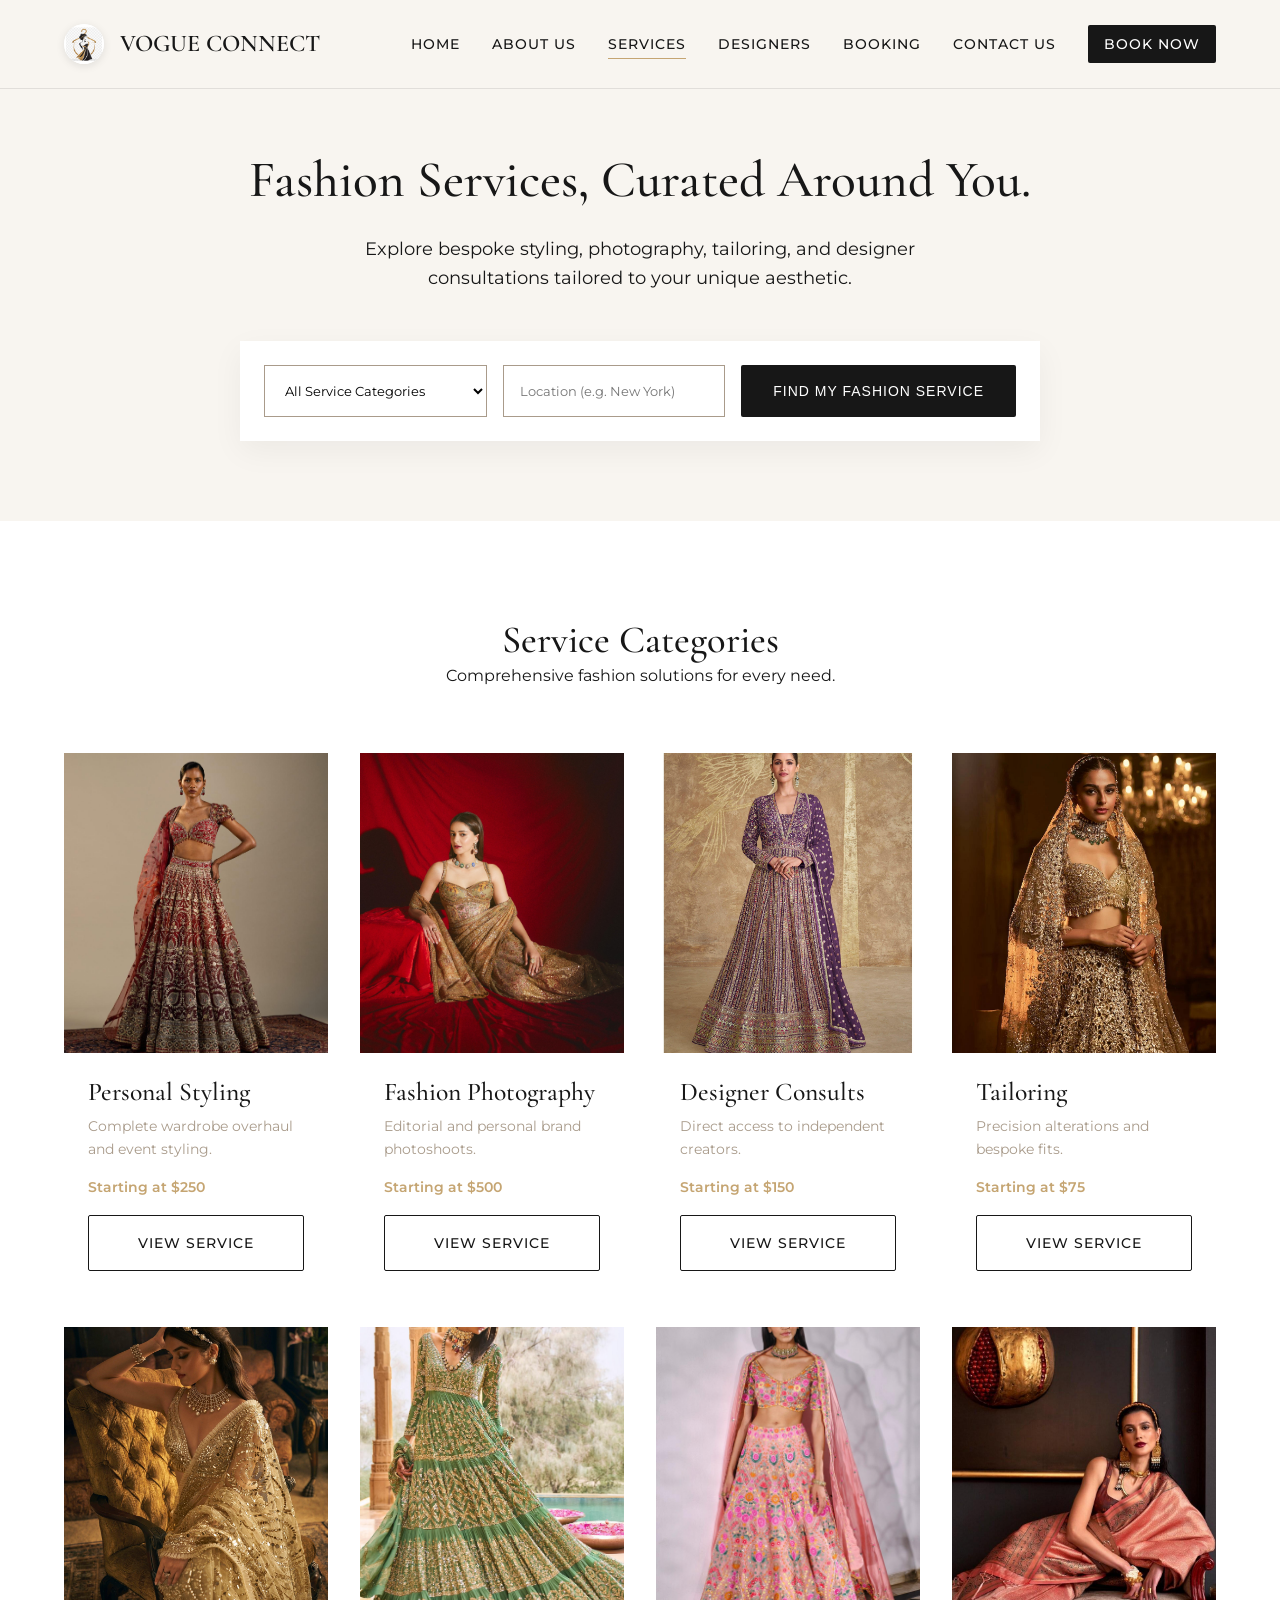
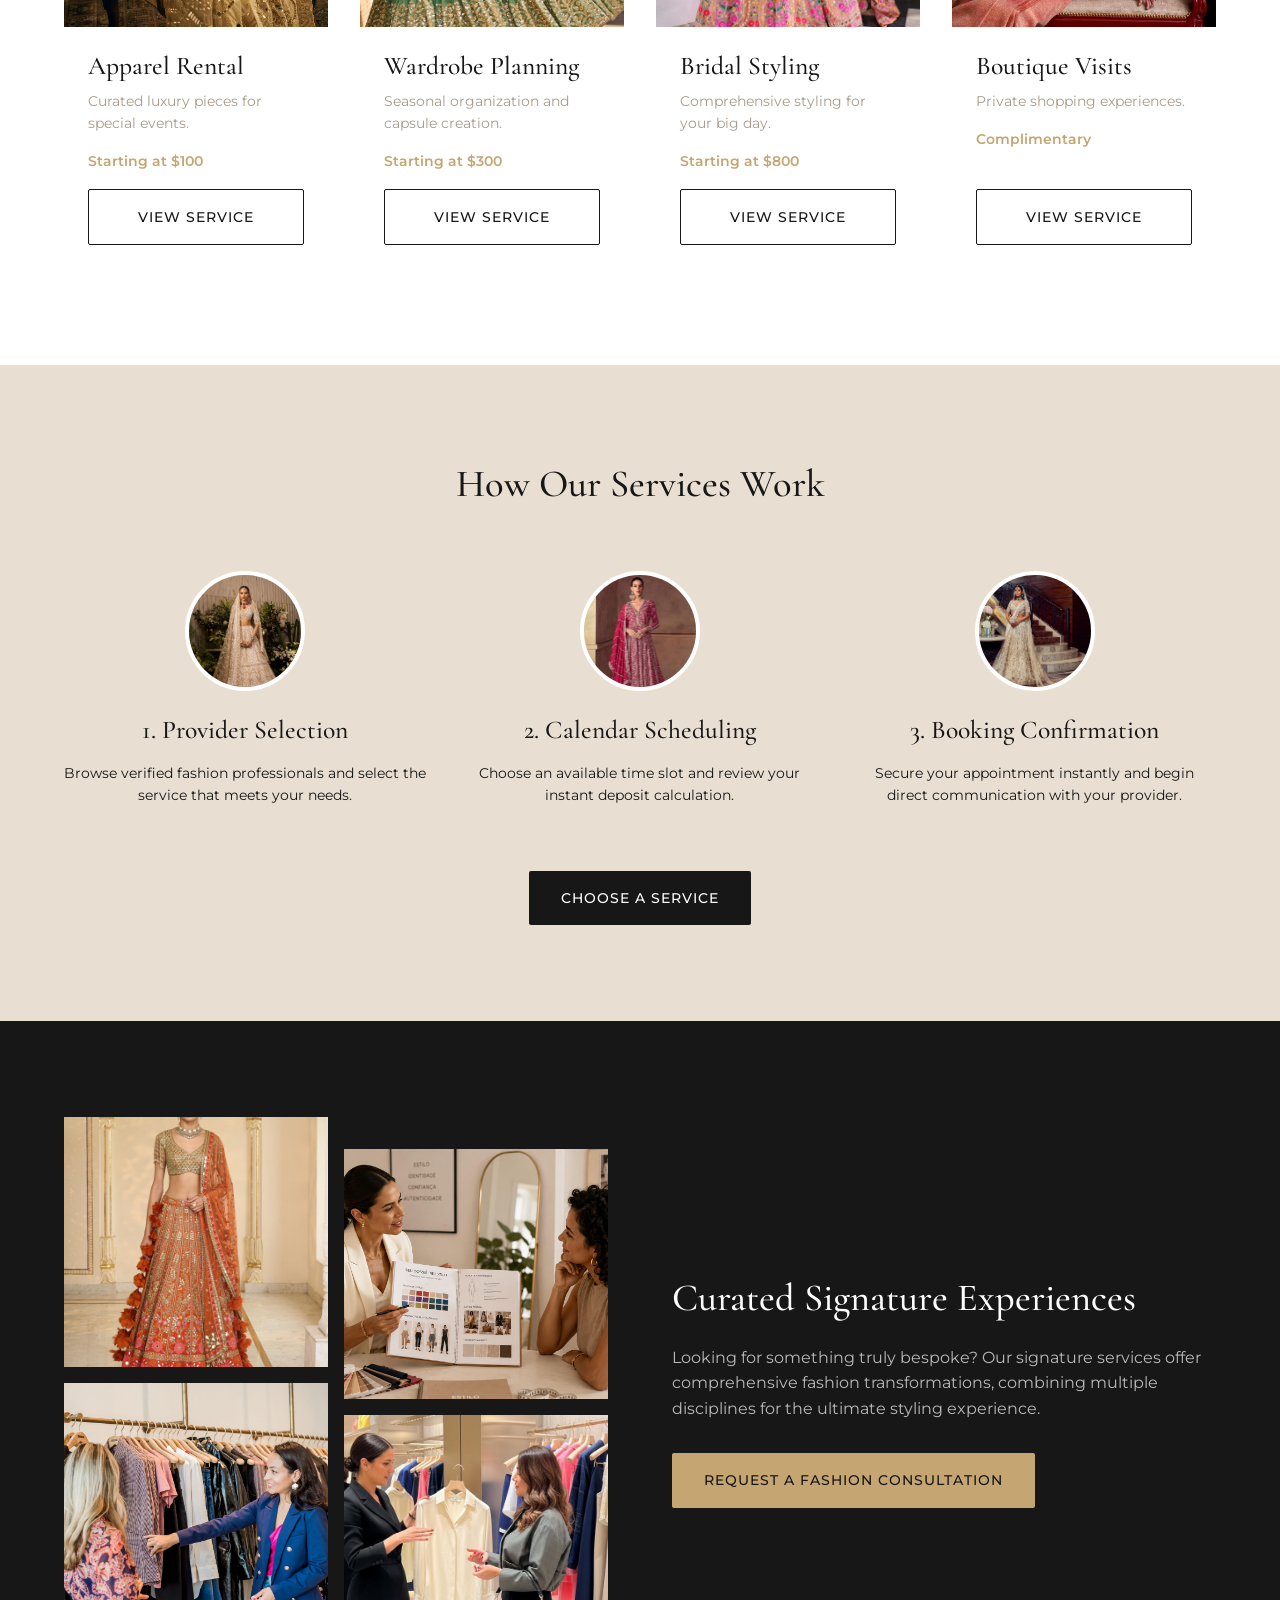
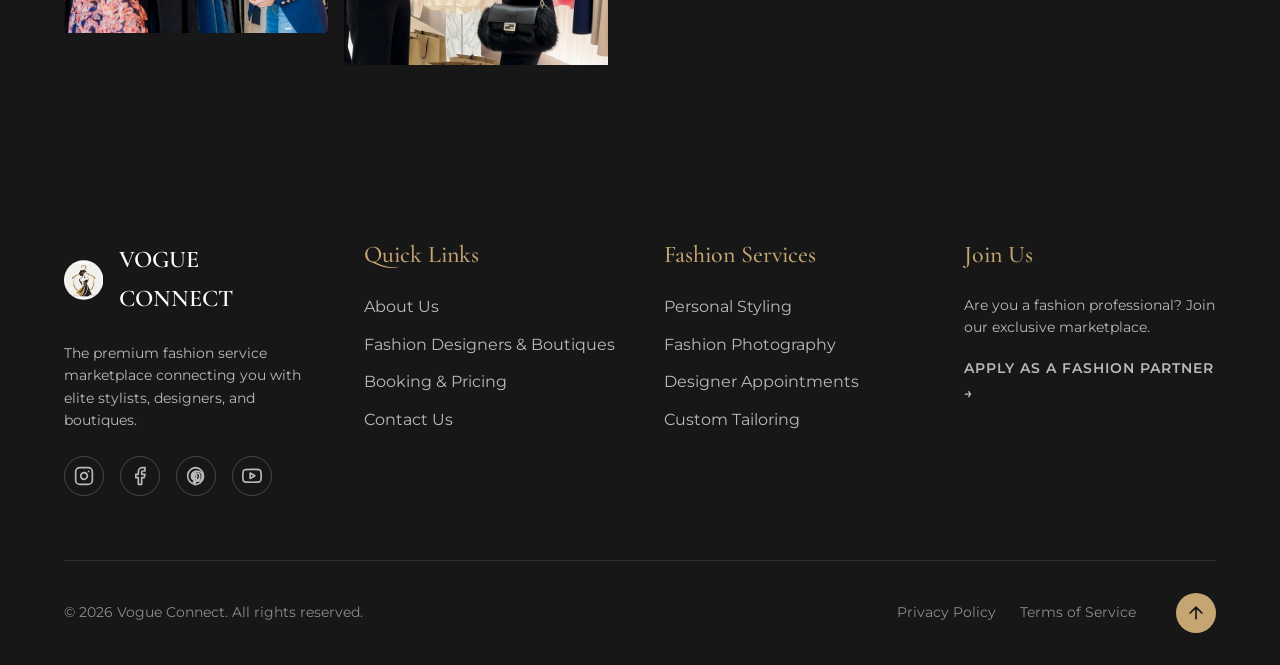
<file: services.html>
<!DOCTYPE html>
<html lang="en">
<head>
  <meta charset="UTF-8">
  <meta name="viewport" content="width=device-width, initial-scale=1.0">
  <title>Services | Fashion Apparel Marketplace</title>
  <meta name="description" content="Explore our curated fashion services including personal styling, photography, and tailoring.">
  <link rel="stylesheet" href="assets/css/style.css">
  <link rel="icon" type="image/svg+xml" href="images/favicon.svg">
</head>
<body>

  <!-- Navbar -->
  <nav class="navbar">
    <a href="index.html" class="nav-brand">
      <svg viewBox="0 0 100 100" width="40" height="40" xmlns="http://www.w3.org/2000/svg" style="border-radius: 50%; box-shadow: 0 2px 8px rgba(0,0,0,0.1); background-color: #ffffff;">
        <circle cx="50" cy="50" r="50" fill="#ffffff" />
        <image href="images/logo.png" x="5" y="5" width="90" height="90" style="mix-blend-mode: multiply;" />
      </svg>
      <span>VOGUE CONNECT</span>
    </a>
    <div class="nav-links">
      <a href="index.html">Home</a>
      <a href="about.html">About Us</a>
      <a href="services.html" class="active">Services</a>
      <a href="fashion-designers.html">Designers</a>
      <a href="booking.html">Booking</a>
      <a href="contact.html">Contact Us</a>
      <a href="#" data-modal="quickBookModal" class="btn btn-primary" style="padding: 0.5rem 1rem;">Book Now</a>
    </div>
    <div class="hamburger">
      <span></span>
      <span></span>
      <span></span>
    </div>
  </nav>

  <!-- Section 1: Services Hero -->
  <section class="section text-center" style="padding-top: 150px; padding-bottom: 80px; background: var(--soft-ivory);">
    <div class="container fade-in">
      <h1 class="heading-lg" style="margin-bottom: 1.5rem;">Fashion Services, Curated Around You.</h1>
      <p class="text-lg" style="margin-bottom: 3rem; max-width: 600px; margin-inline: auto;">Explore bespoke styling, photography, tailoring, and designer consultations tailored to your unique aesthetic.</p>
      
      <div style="background: var(--white); padding: 1.5rem; max-width: 800px; margin: 0 auto; display: flex; gap: 1rem; flex-wrap: wrap; box-shadow: 0 10px 30px rgba(0,0,0,0.05);">
        <select class="form-control" style="flex: 1; min-width: 200px; border-color: var(--muted-taupe);">
          <option value="">All Service Categories</option>
          <option value="styling">Personal Styling</option>
          <option value="photography">Fashion Photography</option>
          <option value="tailoring">Tailoring</option>
        </select>
        <input type="text" class="form-control" placeholder="Location (e.g. New York)" style="flex: 1; min-width: 200px; border-color: var(--muted-taupe);">
        <button class="btn btn-primary" style="padding: 1rem 2rem;">Find My Fashion Service</button>
      </div>
    </div>
  </section>

  <!-- Section 2: Service Categories Explorer -->
  <section class="section bg-white">
    <div class="container fade-in">
      <div class="text-center" style="margin-bottom: 4rem;">
        <h2 class="heading-md">Service Categories</h2>
        <p class="text-md">Comprehensive fashion solutions for every need.</p>
      </div>
      
      <div class="grid-4">
        <div class="service-card">
          <div class="service-img"><img src="images/image-35.png" alt="Personal Styling"></div>
          <h3 class="heading-sm" style="margin-bottom: 0.5rem;">Personal Styling</h3>
          <p class="text-sm" style="color: var(--muted-taupe); margin-bottom: 1rem;">Complete wardrobe overhaul and event styling.</p>
          <p class="text-sm text-gold" style="margin-bottom: 1rem; font-weight: 600;">Starting at $250</p>
          <a href="booking.html" class="btn btn-secondary" style="width: 100%;">View Service</a>
        </div>
        <div class="service-card">
          <div class="service-img"><img src="images/image-36.png" alt="Fashion Photography"></div>
          <h3 class="heading-sm" style="margin-bottom: 0.5rem;">Fashion Photography</h3>
          <p class="text-sm" style="color: var(--muted-taupe); margin-bottom: 1rem;">Editorial and personal brand photoshoots.</p>
          <p class="text-sm text-gold" style="margin-bottom: 1rem; font-weight: 600;">Starting at $500</p>
          <a href="booking.html" class="btn btn-secondary" style="width: 100%;">View Service</a>
        </div>
        <div class="service-card">
          <div class="service-img"><img src="images/image-37.png" alt="Designer Consultations"></div>
          <h3 class="heading-sm" style="margin-bottom: 0.5rem;">Designer Consults</h3>
          <p class="text-sm" style="color: var(--muted-taupe); margin-bottom: 1rem;">Direct access to independent creators.</p>
          <p class="text-sm text-gold" style="margin-bottom: 1rem; font-weight: 600;">Starting at $150</p>
          <a href="booking.html" class="btn btn-secondary" style="width: 100%;">View Service</a>
        </div>
        <div class="service-card">
          <div class="service-img"><img src="images/image-38.png" alt="Tailoring & Alterations"></div>
          <h3 class="heading-sm" style="margin-bottom: 0.5rem;">Tailoring</h3>
          <p class="text-sm" style="color: var(--muted-taupe); margin-bottom: 1rem;">Precision alterations and bespoke fits.</p>
          <p class="text-sm text-gold" style="margin-bottom: 1rem; font-weight: 600;">Starting at $75</p>
          <a href="booking.html" class="btn btn-secondary" style="width: 100%;">View Service</a>
        </div>
        <div class="service-card">
          <div class="service-img"><img src="images/image-39.png" alt="Apparel Rental"></div>
          <h3 class="heading-sm" style="margin-bottom: 0.5rem;">Apparel Rental</h3>
          <p class="text-sm" style="color: var(--muted-taupe); margin-bottom: 1rem;">Curated luxury pieces for special events.</p>
          <p class="text-sm text-gold" style="margin-bottom: 1rem; font-weight: 600;">Starting at $100</p>
          <a href="booking.html" class="btn btn-secondary" style="width: 100%;">View Service</a>
        </div>
        <div class="service-card">
          <div class="service-img"><img src="images/image-40.png" alt="Wardrobe Planning"></div>
          <h3 class="heading-sm" style="margin-bottom: 0.5rem;">Wardrobe Planning</h3>
          <p class="text-sm" style="color: var(--muted-taupe); margin-bottom: 1rem;">Seasonal organization and capsule creation.</p>
          <p class="text-sm text-gold" style="margin-bottom: 1rem; font-weight: 600;">Starting at $300</p>
          <a href="booking.html" class="btn btn-secondary" style="width: 100%;">View Service</a>
        </div>
        <div class="service-card">
          <div class="service-img"><img src="images/image-41.png" alt="Bridal Styling"></div>
          <h3 class="heading-sm" style="margin-bottom: 0.5rem;">Bridal Styling</h3>
          <p class="text-sm" style="color: var(--muted-taupe); margin-bottom: 1rem;">Comprehensive styling for your big day.</p>
          <p class="text-sm text-gold" style="margin-bottom: 1rem; font-weight: 600;">Starting at $800</p>
          <a href="booking.html" class="btn btn-secondary" style="width: 100%;">View Service</a>
        </div>
        <div class="service-card">
          <div class="service-img"><img src="images/image-42.png" alt="Boutique Appointments"></div>
          <h3 class="heading-sm" style="margin-bottom: 0.5rem;">Boutique Visits</h3>
          <p class="text-sm" style="color: var(--muted-taupe); margin-bottom: 1rem;">Private shopping experiences.</p>
          <p class="text-sm text-gold" style="margin-bottom: 1rem; font-weight: 600;">Complimentary</p>
          <a href="booking.html" class="btn btn-secondary" style="width: 100%;">View Service</a>
        </div>
      </div>
    </div>
  </section>

  <!-- Section 3: How Services Work -->
  <section class="section bg-beige">
    <div class="container fade-in">
      <div class="text-center" style="margin-bottom: 4rem;">
        <h2 class="heading-md">How Our Services Work</h2>
      </div>
      
      <div class="grid-3 process-grid" style="text-align: center;">
        <div>
          <div style="width: 120px; height: 120px; border-radius: 50%; overflow: hidden; margin: 0 auto 1.5rem; border: 4px solid var(--white);">
            <img src="images/image-43.png" alt="Step 1">
          </div>
          <h3 class="heading-sm" style="margin-bottom: 1rem;">1. Provider Selection</h3>
          <p class="text-sm">Browse verified fashion professionals and select the service that meets your needs.</p>
        </div>
        <div>
          <div style="width: 120px; height: 120px; border-radius: 50%; overflow: hidden; margin: 0 auto 1.5rem; border: 4px solid var(--white);">
            <img src="images/image-44.png" alt="Step 2">
          </div>
          <h3 class="heading-sm" style="margin-bottom: 1rem;">2. Calendar Scheduling</h3>
          <p class="text-sm">Choose an available time slot and review your instant deposit calculation.</p>
        </div>
        <div>
          <div style="width: 120px; height: 120px; border-radius: 50%; overflow: hidden; margin: 0 auto 1.5rem; border: 4px solid var(--white);">
            <img src="images/image-45.png" alt="Step 3">
          </div>
          <h3 class="heading-sm" style="margin-bottom: 1rem;">3. Booking Confirmation</h3>
          <p class="text-sm">Secure your appointment instantly and begin direct communication with your provider.</p>
        </div>
      </div>
      
      <div class="text-center" style="margin-top: 4rem;">
        <a href="booking.html" class="btn btn-primary">Choose a Service</a>
      </div>
    </div>
  </section>

  <!-- Section 4: Featured Services & Enquiry -->
  <section class="section bg-black text-white">
    <div class="container fade-in">
      <div class="grid-2" style="align-items: center; gap: 4rem;">
        <div class="grid-2" style="gap: 1rem;">
          <img src="images/image-46.png" alt="Featured 1" style="width: 100%; height: 250px; object-fit: cover;">
          <img src="images/image-47.png" alt="Featured 2" style="width: 100%; height: 250px; object-fit: cover; margin-top: 2rem;">
          <img src="images/image-48.png" alt="Featured 3" style="width: 100%; height: 250px; object-fit: cover; margin-top: -2rem;">
          <img src="images/image-49.png" alt="Featured 4" style="width: 100%; height: 250px; object-fit: cover;">
        </div>
        <div>
          <h2 class="heading-md" style="margin-bottom: 1.5rem; color: var(--white);">Curated Signature Experiences</h2>
          <p class="text-md" style="margin-bottom: 2rem; color: rgba(255,255,255,0.7);">Looking for something truly bespoke? Our signature services offer comprehensive fashion transformations, combining multiple disciplines for the ultimate styling experience.</p>
          <a href="#" data-modal="consultationModal" class="btn btn-gold">Request a Fashion Consultation</a>
        </div>
      </div>
    </div>
  </section>

  <!-- Footer -->
  <footer class="footer">
    <div class="container">
      <div class="footer-grid">
        <div class="footer-col">
          <a href="index.html" class="nav-brand" style="color: var(--white); margin-bottom: 1.5rem;">
            <svg viewBox="0 0 100 100" width="40" height="40" xmlns="http://www.w3.org/2000/svg">
              <circle cx="50" cy="50" r="50" fill="#fdfbf7" />
              <image href="images/logo.png" x="5" y="5" width="90" height="90" style="mix-blend-mode: multiply;" />
            </svg>
            <span>VOGUE CONNECT</span>
          </a>
          <p class="text-sm" style="color: rgba(255,255,255,0.7); margin-bottom: 1.5rem;">The premium fashion service marketplace connecting you with elite stylists, designers, and boutiques.</p>
          <div class="social-links">
            <a href="#" aria-label="Instagram"><svg viewBox="0 0 24 24" width="20" height="20" fill="none" stroke="currentColor" stroke-width="2" stroke-linecap="round" stroke-linejoin="round"><rect x="2" y="2" width="20" height="20" rx="5" ry="5"></rect><path d="M16 11.37A4 4 0 1 1 12.63 8 4 4 0 0 1 16 11.37z"></path><line x1="17.5" y1="6.5" x2="17.51" y2="6.5"></line></svg></a>
            <a href="#" aria-label="Facebook"><svg viewBox="0 0 24 24" width="20" height="20" fill="none" stroke="currentColor" stroke-width="2" stroke-linecap="round" stroke-linejoin="round"><path d="M18 2h-3a5 5 0 0 0-5 5v3H7v4h3v8h4v-8h3l1-4h-4V7a1 1 0 0 1 1-1h3z"></path></svg></a>
            <a href="#" aria-label="Pinterest"><svg viewBox="0 0 24 24" width="20" height="20" fill="none" stroke="currentColor" stroke-width="2" stroke-linecap="round" stroke-linejoin="round"><path d="M12 2a10 10 0 0 0-2.8 19.6c-.1-.7-.2-1.7 0-2.4l1.2-5s-.3-.6-.3-1.4c0-1.3.8-2.3 1.7-2.3.8 0 1.2.6 1.2 1.3 0 .8-.5 2-.8 3.1-.2 1 .5 1.8 1.4 1.8 1.7 0 3-1.8 3-4.4 0-2.3-1.6-3.9-4-3.9-2.7 0-4.3 2-4.3 4.1 0 .8.3 1.7.7 2.2.1.1.1.2 0 .4l-.2.9c0 .2-.1.2-.3.1-1.2-.6-2-2.4-2-3.9 0-3.2 2.3-6.1 6.7-6.1 3.5 0 6.3 2.5 6.3 5.9 0 3.5-2.2 6.3-5.3 6.3-1 0-2-.5-2.4-1.2l-.6 2.4c-.2.9-.8 2-1.2 2.7A10 10 0 1 0 12 2z"></path></svg></a>
            <a href="#" aria-label="YouTube"><svg viewBox="0 0 24 24" width="20" height="20" fill="none" stroke="currentColor" stroke-width="2" stroke-linecap="round" stroke-linejoin="round"><path d="M22.54 6.42a2.78 2.78 0 0 0-1.94-2C18.88 4 12 4 12 4s-6.88 0-8.6.46a2.78 2.78 0 0 0-1.94 2A29 29 0 0 0 1 11.75a29 29 0 0 0 .46 5.33A2.78 2.78 0 0 0 3.4 19c1.72.46 8.6.46 8.6.46s6.88 0 8.6-.46a2.78 2.78 0 0 0 1.94-2 29 29 0 0 0 .46-5.25 29 29 0 0 0-.46-5.33z"></path><polygon points="9.75 15.02 15.5 11.75 9.75 8.48 9.75 15.02"></polygon></svg></a>
          </div>
        </div>
        <div class="footer-col">
          <h4>Quick Links</h4>
          <ul>
            <li><a href="about.html">About Us</a></li>
            <li><a href="fashion-designers.html">Fashion Designers & Boutiques</a></li>
            <li><a href="booking.html">Booking & Pricing</a></li>
            <li><a href="contact.html">Contact Us</a></li>
          </ul>
        </div>
        <div class="footer-col">
          <h4>Fashion Services</h4>
          <ul>
            <li><a href="services.html">Personal Styling</a></li>
            <li><a href="services.html">Fashion Photography</a></li>
            <li><a href="services.html">Designer Appointments</a></li>
            <li><a href="services.html">Custom Tailoring</a></li>
          </ul>
        </div>
        <div class="footer-col">
          <h4>Join Us</h4>
          <p class="text-sm" style="color: rgba(255,255,255,0.7); margin-bottom: 1rem;">Are you a fashion professional? Join our exclusive marketplace.</p>
          <a href="#" data-modal="partnerModal" class="text-gold text-sm" style="text-transform: uppercase; font-weight: 600; letter-spacing: 1px;">Apply as a Fashion Partner &rarr;</a>
        </div>
      </div>
      <div class="footer-bottom">
        <p>&copy; 2026 Vogue Connect. All rights reserved.</p>
        <div style="display: flex; gap: 1.5rem; align-items: center;">
          <a href="#">Privacy Policy</a>
          <a href="#">Terms of Service</a>
          <a href="#" class="scroll-top" onclick="window.scrollTo({top: 0, behavior: 'smooth'}); return false;" aria-label="Back to Top">
            <svg viewBox="0 0 24 24" width="20" height="20" fill="none" stroke="currentColor" stroke-width="2" stroke-linecap="round" stroke-linejoin="round"><path d="M12 19V5M5 12l7-7 7 7"/></svg>
          </a>
        </div>
      </div>
    </div>
  </footer>

  <!-- Consultation Modal -->
  <div class="modal-overlay" id="consultationModal">
    <div class="modal-content">
      <button class="modal-close">&times;</button>
      <h3 class="heading-sm" style="margin-bottom: 0.5rem;">Request a Consultation</h3>
      <p class="text-sm" style="margin-bottom: 2rem;">Share your requirements for a bespoke fashion experience.</p>
      
      <form>
        <div class="form-group">
          <label class="form-label">Full Name</label>
          <input type="text" class="form-control" required>
        </div>
        <div class="form-group">
          <label class="form-label">Email Address</label>
          <input type="email" class="form-control" required>
        </div>
        <div class="form-group">
          <label class="form-label">Desired Service</label>
          <select class="form-control" required>
            <option value="">Select Service</option>
            <option value="styling">Personal Styling</option>
            <option value="wardrobe">Wardrobe Transformation</option>
            <option value="bridal">Bridal Styling</option>
          </select>
        </div>
        <div class="grid-2" style="gap: 1rem; margin-bottom: 1.5rem;">
          <div class="form-group" style="margin-bottom: 0;">
            <label class="form-label">Preferred Date</label>
            <input type="date" class="form-control" required>
          </div>
          <div class="form-group" style="margin-bottom: 0;">
            <label class="form-label">Budget Range</label>
            <input type="text" class="form-control" placeholder="e.g. $500 - $1000" required>
          </div>
        </div>
        <div class="form-group">
          <label class="form-label">Additional Requirements</label>
          <textarea class="form-control" required></textarea>
        </div>
        <button type="submit" class="btn btn-primary" style="width: 100%;">Submit Request</button>
        <div class="form-feedback"></div>
      </form>
    </div>
  </div>
  
  <script src="assets/js/main.js"></script>
      <!-- Quick Booking Modal -->
  <div class="modal-overlay" id="quickBookModal">
    <div class="modal-content text-center">
      <button class="modal-close">&times;</button>
      <h3 class="heading-sm" style="margin-bottom: 0.5rem;">Book an Appointment</h3>
      <p class="text-sm" style="margin-bottom: 2rem;">Schedule your personalized fashion experience.</p>
      
      <form style="text-align: left;">
        <div class="form-group">
          <label class="form-label">Service Type</label>
          <select class="form-control" required>
            <option value="">Select a service</option>
            <option value="styling">Personal Styling</option>
            <option value="tailoring">Custom Tailoring</option>
            <option value="photography">Fashion Photography</option>
            <option value="consultation">Designer Consultation</option>
          </select>
        </div>
        <div class="grid-2" style="gap: 1rem;">
          <div class="form-group">
            <label class="form-label">Preferred Date</label>
            <input type="date" class="form-control" required>
          </div>
          <div class="form-group">
            <label class="form-label">Preferred Time</label>
            <select class="form-control" required>
              <option value="">Select a time</option>
              <option value="morning">Morning (9AM - 12PM)</option>
              <option value="afternoon">Afternoon (1PM - 4PM)</option>
              <option value="evening">Evening (5PM - 8PM)</option>
            </select>
          </div>
        </div>
        <div class="form-group">
          <label class="form-label">Your Name</label>
          <input type="text" class="form-control" placeholder="Jane Doe" required>
        </div>
        <div class="form-group" style="margin-bottom: 2rem;">
          <label class="form-label">Email Address</label>
          <input type="email" class="form-control" placeholder="jane@example.com" required>
        </div>
        <button type="submit" class="btn btn-primary" style="width: 100%;">Confirm Booking</button>
        <div class="form-feedback"></div>
      </form>
    </div>
  </div>
</body>
</html>
</file>
<file: assets/css/style.css>
@import url('https://fonts.googleapis.com/css2?family=Cormorant+Garamond:ital,wght@0,300;0,400;0,500;0,600;0,700;1,400&family=Montserrat:wght@300;400;500;600&display=swap');

:root {
  --rich-black: #171717;
  --soft-ivory: #F8F5F0;
  --warm-beige: #E8DED1;
  --champagne-gold: #C5A572;
  --muted-taupe: #A99B8B;
  --white: #FFFFFF;
  --deep-burgundy: #672D3D;

  --font-heading: 'Cormorant Garamond', serif;
  --font-body: 'Montserrat', sans-serif;

  --transition-fast: 0.3s ease;
  --transition-slow: 0.6s cubic-bezier(0.25, 0.8, 0.25, 1);
  --section-padding: 6rem 5%;
}

* {
  margin: 0;
  padding: 0;
  box-sizing: border-box;
}

body {
  font-family: var(--font-body);
  background-color: var(--soft-ivory);
  color: var(--rich-black);
  line-height: 1.6;
  overflow-x: hidden;
}

h1, h2, h3, h4, h5, h6 {
  font-family: var(--font-heading);
  font-weight: 500;
  line-height: 1.2;
}

a {
  text-decoration: none;
  color: inherit;
  transition: var(--transition-fast);
}

img {
  max-width: 100%;
  height: auto;
  display: block;
  object-fit: cover;
}

ul {
  list-style: none;
}

/* Typography Classes */
.heading-xl { font-size: clamp(3rem, 5vw, 5rem); }
.heading-lg { font-size: clamp(2.5rem, 4vw, 4rem); }
.heading-md { font-size: clamp(2rem, 3vw, 3rem); }
.heading-sm { font-size: clamp(1.5rem, 2vw, 2rem); }
.text-lg { font-size: 1.125rem; }
.text-md { font-size: 1rem; }
.text-sm { font-size: 0.875rem; }

.text-gold { color: var(--champagne-gold); }
.text-burgundy { color: var(--deep-burgundy); }
.text-white { color: var(--white); }
.text-center { text-align: center; }

/* Buttons */
.btn {
  display: inline-flex;
  align-items: center;
  justify-content: center;
  padding: 1rem 2rem;
  font-size: 0.875rem;
  font-weight: 500;
  text-transform: uppercase;
  letter-spacing: 1px;
  border: none;
  cursor: pointer;
  transition: var(--transition-fast);
  border-radius: 2px;
}

.btn-primary {
  background-color: var(--rich-black);
  color: var(--white);
}

.btn-primary:hover {
  background-color: var(--deep-burgundy);
  color: var(--white);
}

.btn-secondary {
  background-color: transparent;
  color: var(--rich-black);
  border: 1px solid var(--rich-black);
}

.btn-secondary:hover {
  background-color: var(--rich-black);
  color: var(--white);
}

.btn-gold {
  background-color: var(--champagne-gold);
  color: var(--rich-black);
}
.btn-gold:hover {
  background-color: var(--rich-black);
  color: var(--white);
}

.btn-outline-white {
  background-color: rgba(255, 255, 255, 0.15);
  color: var(--white);
  border: 1px solid var(--white);
  backdrop-filter: blur(5px);
  font-weight: 600;
}
.btn-outline-white:hover {
  background-color: var(--white);
  color: var(--rich-black);
}

/* Layout */
.container {
  max-width: 1400px;
  margin: 0 auto;
}

.section {
  padding: var(--section-padding);
}

/* Navbar */
.navbar {
  position: fixed;
  top: 0;
  width: 100%;
  padding: 1.5rem 5%;
  display: flex;
  justify-content: space-between;
  align-items: center;
  z-index: 1000;
  background-color: rgba(248, 245, 240, 0.95);
  backdrop-filter: blur(10px);
  border-bottom: 1px solid rgba(23, 23, 23, 0.1);
  transition: var(--transition-fast);
}
.navbar.scrolled {
  padding: 1rem 5%;
  box-shadow: 0 4px 20px rgba(0,0,0,0.05);
}

.nav-brand {
  display: inline-flex;
  align-items: center;
  gap: 1rem;
  font-family: var(--font-heading);
  font-size: 1.5rem;
  font-weight: 600;
  text-decoration: none;
  color: inherit;
}
.nav-brand svg {
  width: 40px;
  height: 40px;
}

.nav-links {
  display: flex;
  gap: 2rem;
  align-items: center;
}
.nav-links a {
  font-size: 0.875rem;
  text-transform: uppercase;
  letter-spacing: 1px;
  font-weight: 500;
  position: relative;
}
.nav-links a::after {
  content: '';
  position: absolute;
  bottom: -4px;
  left: 0;
  width: 0%;
  height: 1px;
  background-color: var(--champagne-gold);
  transition: var(--transition-fast);
}
.nav-links a:hover::after, .nav-links a.active::after {
  width: 100%;
}

.hamburger {
  display: none;
  cursor: pointer;
  flex-direction: column;
  gap: 6px;
}
.hamburger span {
  width: 30px;
  height: 2px;
  background-color: var(--rich-black);
  transition: var(--transition-fast);
}

/* Mobile Nav */
@media (max-width: 1024px) {
  .nav-links {
    position: absolute;
    top: 100%;
    left: 0;
    width: 100%;
    background-color: var(--soft-ivory);
    flex-direction: column;
    padding: 2rem;
    gap: 1.5rem;
    transform: translateY(-150%);
    opacity: 0;
    visibility: hidden;
    transition: var(--transition-slow);
    border-bottom: 1px solid rgba(23,23,23,0.1);
  }
  .nav-links.active {
    transform: translateY(0);
    opacity: 1;
    visibility: visible;
  }
  .hamburger {
    display: flex;
  }
  .hamburger.active span:nth-child(1) { transform: translateY(8px) rotate(45deg); }
  .hamburger.active span:nth-child(2) { opacity: 0; }
  .hamburger.active span:nth-child(3) { transform: translateY(-8px) rotate(-45deg); }
}

/* Footer */
.footer {
  background-color: var(--rich-black);
  color: var(--white);
  padding: 5rem 5% 2rem;
}
.footer-grid {
  display: grid;
  grid-template-columns: repeat(auto-fit, minmax(250px, 1fr));
  gap: 3rem;
  margin-bottom: 4rem;
}
.footer-col h4 {
  color: var(--champagne-gold);
  margin-bottom: 1.5rem;
  font-size: 1.5rem;
}
.footer-col ul {
  display: flex;
  flex-direction: column;
  gap: 0.75rem;
}
.footer-col a {
  color: rgba(255,255,255,0.7);
}
.footer-col a:hover {
  color: var(--white);
}
.social-links {
  display: flex;
  gap: 1rem;
  margin-top: 1.5rem;
}
.social-links a {
  display: inline-flex;
  align-items: center;
  justify-content: center;
  width: 40px;
  height: 40px;
  border: 1px solid rgba(255,255,255,0.2);
  border-radius: 50%;
}
.scroll-top {
  display: inline-flex;
  align-items: center;
  justify-content: center;
  width: 40px;
  height: 40px;
  background: var(--champagne-gold);
  color: var(--rich-black);
  border-radius: 50%;
  transition: var(--transition-fast);
  margin-left: 1rem;
}
.scroll-top:hover {
  background: var(--white);
  transform: translateY(-3px);
}
.social-links a:hover {
  border-color: var(--champagne-gold);
  color: var(--champagne-gold);
}
.footer-bottom {
  border-top: 1px solid rgba(255,255,255,0.1);
  padding-top: 2rem;
  display: flex;
  justify-content: space-between;
  align-items: center;
  font-size: 0.875rem;
  color: rgba(255,255,255,0.5);
}
@media (max-width: 768px) {
  .footer-bottom {
    flex-direction: column;
    gap: 1rem;
    text-align: center;
  }
}

/* Modals */
.modal-overlay {
  position: fixed;
  top: 0;
  left: 0;
  width: 100%;
  height: 100%;
  background: rgba(23, 23, 23, 0.8);
  backdrop-filter: blur(5px);
  z-index: 2000;
  display: flex;
  align-items: center;
  justify-content: center;
  opacity: 0;
  visibility: hidden;
  transition: var(--transition-fast);
}
.modal-overlay.active {
  opacity: 1;
  visibility: visible;
}
.modal-content {
  background: var(--soft-ivory);
  width: 90%;
  max-width: 600px;
  max-height: 90vh;
  overflow-y: auto;
  padding: 3rem;
  position: relative;
  transform: translateY(20px);
  transition: var(--transition-slow);
}
.modal-overlay.active .modal-content {
  transform: translateY(0);
}
.modal-close {
  position: absolute;
  top: 1.5rem;
  right: 1.5rem;
  background: none;
  border: none;
  font-size: 1.5rem;
  cursor: pointer;
  color: var(--rich-black);
}

/* Forms */
.form-group {
  margin-bottom: 1.5rem;
}
.form-label {
  display: block;
  margin-bottom: 0.5rem;
  font-size: 0.875rem;
  font-weight: 500;
  text-transform: uppercase;
  letter-spacing: 1px;
}
.form-control {
  width: 100%;
  padding: 1rem;
  background: var(--white);
  border: 1px solid var(--muted-taupe);
  font-family: var(--font-body);
  transition: var(--transition-fast);
}
.form-control:focus {
  outline: none;
  border-color: var(--champagne-gold);
}
textarea.form-control {
  min-height: 120px;
  resize: vertical;
}
.form-feedback {
  margin-top: 1rem;
  padding: 1rem;
  display: none;
}
.form-feedback.success {
  display: block;
  background: #d4edda;
  color: #155724;
}
.form-feedback.error {
  display: block;
  background: #f8d7da;
  color: #721c24;
}

/* Shared Sections CSS */
.hero-split {
  display: grid;
  grid-template-columns: 1fr 1fr;
  min-height: 100vh;
  padding-top: 80px;
}
.hero-split .hero-content {
  display: flex;
  flex-direction: column;
  justify-content: center;
  padding: 5% 10%;
  background: var(--warm-beige);
}
.hero-split .hero-image {
  height: 100%;
  width: 100%;
}
.hero-split .hero-image img {
  height: 100%;
  width: 100%;
  object-fit: cover;
}
@media (max-width: 1024px) {
  .hero-split { grid-template-columns: 1fr; }
  .hero-split .hero-image { height: 50vh; }
}

.img-hover-zoom {
  overflow: hidden;
}
.img-hover-zoom img {
  transition: transform var(--transition-slow);
}
.img-hover-zoom:hover img {
  transform: scale(1.05);
}

.fade-in {
  opacity: 0;
  transform: translateY(30px);
  transition: opacity var(--transition-slow), transform var(--transition-slow);
}
.fade-in.visible {
  opacity: 1;
  transform: translateY(0);
}

/* Additional Section Styles */
.grid-2 { display: grid; grid-template-columns: repeat(2, 1fr); gap: 2rem; }
.grid-3 { display: grid; grid-template-columns: repeat(3, 1fr); gap: 2rem; }
.grid-4 { display: grid; grid-template-columns: repeat(4, 1fr); gap: 2rem; }
.grid-masonry { display: grid; grid-template-columns: repeat(auto-fill, minmax(300px, 1fr)); grid-auto-rows: 250px; gap: 1rem; }

@media (max-width: 1024px) {
  .grid-3, .grid-4 { grid-template-columns: repeat(2, 1fr); }
}
@media (max-width: 576px) { .grid-2, .grid-3, .grid-4 { grid-template-columns: 1fr; } }

.service-card {
  background: var(--white);
  padding: 1.5rem;
  transition: var(--transition-fast);
  display: flex;
  flex-direction: column;
  height: 100%;
}
.service-card > a:last-child {
  margin-top: auto;
}
.service-card:hover { transform: translateY(-5px); box-shadow: 0 10px 30px rgba(0,0,0,0.05); }
.service-img { height: 300px; width: calc(100% + 3rem); margin: -1.5rem -1.5rem 1.5rem -1.5rem; overflow: hidden; flex-shrink: 0; }
.service-img img { width: 100%; height: 100%; object-fit: cover; transition: var(--transition-slow); }
.service-card:hover .service-img img { transform: scale(1.05); }

.expert-card {
  text-align: center;
}
.expert-img { width: 200px; height: 250px; margin: 0 auto 1.5rem; border-radius: 200px 200px 0 0; overflow: hidden; }
.expert-img img { width: 100%; height: 100%; object-fit: cover; }

.lookbook-grid {
  display: grid;
  grid-template-columns: repeat(12, 1fr);
  grid-auto-rows: 250px;
  gap: 1rem;
}
.lookbook-item {
  width: 100%;
  height: 100%;
}
.lookbook-item img {
  width: 100%;
  height: 100%;
  object-fit: cover;
}
.lookbook-item:nth-child(1) { grid-column: span 6; grid-row: span 2; }
.lookbook-item:nth-child(2) { grid-column: span 3; grid-row: span 2; }
.lookbook-item:nth-child(3) { grid-column: span 3; grid-row: span 1; }
.lookbook-item:nth-child(4) { grid-column: span 3; grid-row: span 1; }
.lookbook-item:nth-child(5) { grid-column: span 4; grid-row: span 2; }
.lookbook-item:nth-child(6) { grid-column: span 8; grid-row: span 2; }
@media (max-width: 1024px) {
  .lookbook-item { grid-column: span 6 !important; grid-row: span 1 !important; }
}
@media (max-width: 576px) { .lookbook-item { grid-column: span 12 !important; grid-row: span 1 !important; } }

.step-card { text-align: center; padding: 2rem; position: relative; }
.step-number { font-family: var(--font-heading); font-size: 3rem; color: var(--champagne-gold); opacity: 0.3; position: absolute; top: 0; left: 50%; transform: translateX(-50%); }

.faq-item { border-bottom: 1px solid var(--muted-taupe); margin-bottom: 1rem; padding-bottom: 1rem; }
.faq-question { font-weight: 600; cursor: pointer; display: flex; justify-content: space-between; align-items: center; font-family: var(--font-heading); font-size: 1.25rem; }
.faq-answer { max-height: 0; overflow: hidden; transition: var(--transition-fast); margin-top: 0; opacity: 0; }
.faq-item.active .faq-answer { max-height: 500px; margin-top: 1rem; opacity: 1; }

.bg-black { background-color: var(--rich-black); color: var(--white); }
.bg-ivory { background-color: var(--soft-ivory); }
.bg-beige { background-color: var(--warm-beige); }

.price-calc { background: var(--white); padding: 3rem; border: 1px solid var(--champagne-gold); }
.price-row { display: flex; justify-content: space-between; margin-bottom: 1rem; padding-bottom: 1rem; border-bottom: 1px solid var(--muted-taupe); }
.price-total { font-family: var(--font-heading); font-size: 2rem; font-weight: 600; color: var(--champagne-gold); }


@keyframes bgZoomInOut {
  0% { transform: scale(1); }
  50% { transform: scale(1.15); }
  100% { transform: scale(1); }
}
.bg-anim-zoom {
  animation: bgZoomInOut 20s ease-in-out infinite;
}

.bg-white { background-color: var(--white); }

.section-header-flex { display: flex; justify-content: space-between; align-items: flex-end; flex-wrap: wrap; gap: 2rem; }
@media (max-width: 768px) { .section-header-flex { flex-direction: column; align-items: center; text-align: center; } }

@media (max-width: 768px) {
  .footer-grid {
    grid-template-columns: 1fr;
    text-align: center;
    gap: 3rem;
  }
  .footer-col {
    display: flex;
    flex-direction: column;
    align-items: center;
  }
  .footer-col ul {
    align-items: center;
  }
  .social-links {
    justify-content: center;
  }
}

@media (min-width: 769px) and (max-width: 1024px) {
  .footer-grid {
    grid-template-columns: repeat(2, 1fr);
  }
}

.partner-card-content {
  padding: 4rem;
}
@media (max-width: 768px) {
  .partner-card-content {
    padding: 2.5rem 1.5rem;
  }
  .btn.partner-btn {
    display: flex;
    align-items: center;
    justify-content: center;
    text-align: center;
    width: 100%;
    max-width: 320px;
    margin: 1.5rem auto 0;
    padding: 0.875rem 1.25rem;
    font-size: 0.8125rem;
    line-height: 1.4;
    letter-spacing: 0.5px;
    white-space: normal;
    word-break: normal;
    box-sizing: border-box;
  }
}
@media (max-width: 480px) {
  .partner-card-content {
    padding: 2rem 1rem;
  }
  .btn.partner-btn {
    width: 100%;
    max-width: 100%;
    font-size: 0.775rem;
    padding: 0.85rem 0.75rem;
    letter-spacing: 0.5px;
  }
}



@media (min-width: 577px) and (max-width: 1024px) {
  .process-grid > div:nth-child(3) { grid-column: span 2; justify-self: center; width: calc(50% - 1rem); min-width: 250px; }
}

/* Contact Form Tablet & Mobile Responsive Layout (768px and 1024px One by One Alignment) */
@media (max-width: 1024px) {
  .contact-card-grid {
    grid-template-columns: 1fr !important;
  }
  .contact-form-col {
    order: 1;
    padding: 3.5rem 2.5rem !important;
  }
  .contact-image-col {
    order: 2;
    display: grid !important;
    grid-template-columns: 1fr 1fr !important;
    height: 300px !important;
    width: 100% !important;
  }
  .contact-image-col img {
    height: 100% !important;
    width: 100% !important;
    object-fit: cover;
  }
}

@media (max-width: 576px) {
  .contact-form-col {
    padding: 2.5rem 1.5rem !important;
  }
  .contact-image-col {
    grid-template-columns: 1fr 1fr !important;
    height: 180px !important;
  }
}

/* Booking Page Dual Images Mobile Alignment */
@media (max-width: 768px) {
  .booking-image-duo {
    display: grid !important;
    grid-template-columns: 1fr 1fr !important;
    gap: 0.75rem !important;
    width: 100% !important;
    max-width: 100% !important;
    box-sizing: border-box !important;
  }
  .booking-image-duo img {
    width: 100% !important;
    max-width: 100% !important;
    height: 200px !important;
    object-fit: cover !important;
  }
}

@media (max-width: 480px) {
  .booking-image-duo {
    gap: 0.5rem !important;
  }
  .booking-image-duo img {
    height: 180px !important;
  }
}

/* Booking Page Review Button Mobile Center Alignment */
@media (max-width: 768px) {
  .review-booking-btn-wrap {
    display: flex !important;
    justify-content: center !important;
    align-items: center !important;
    text-align: center !important;
    width: 100% !important;
  }
}
</file>
